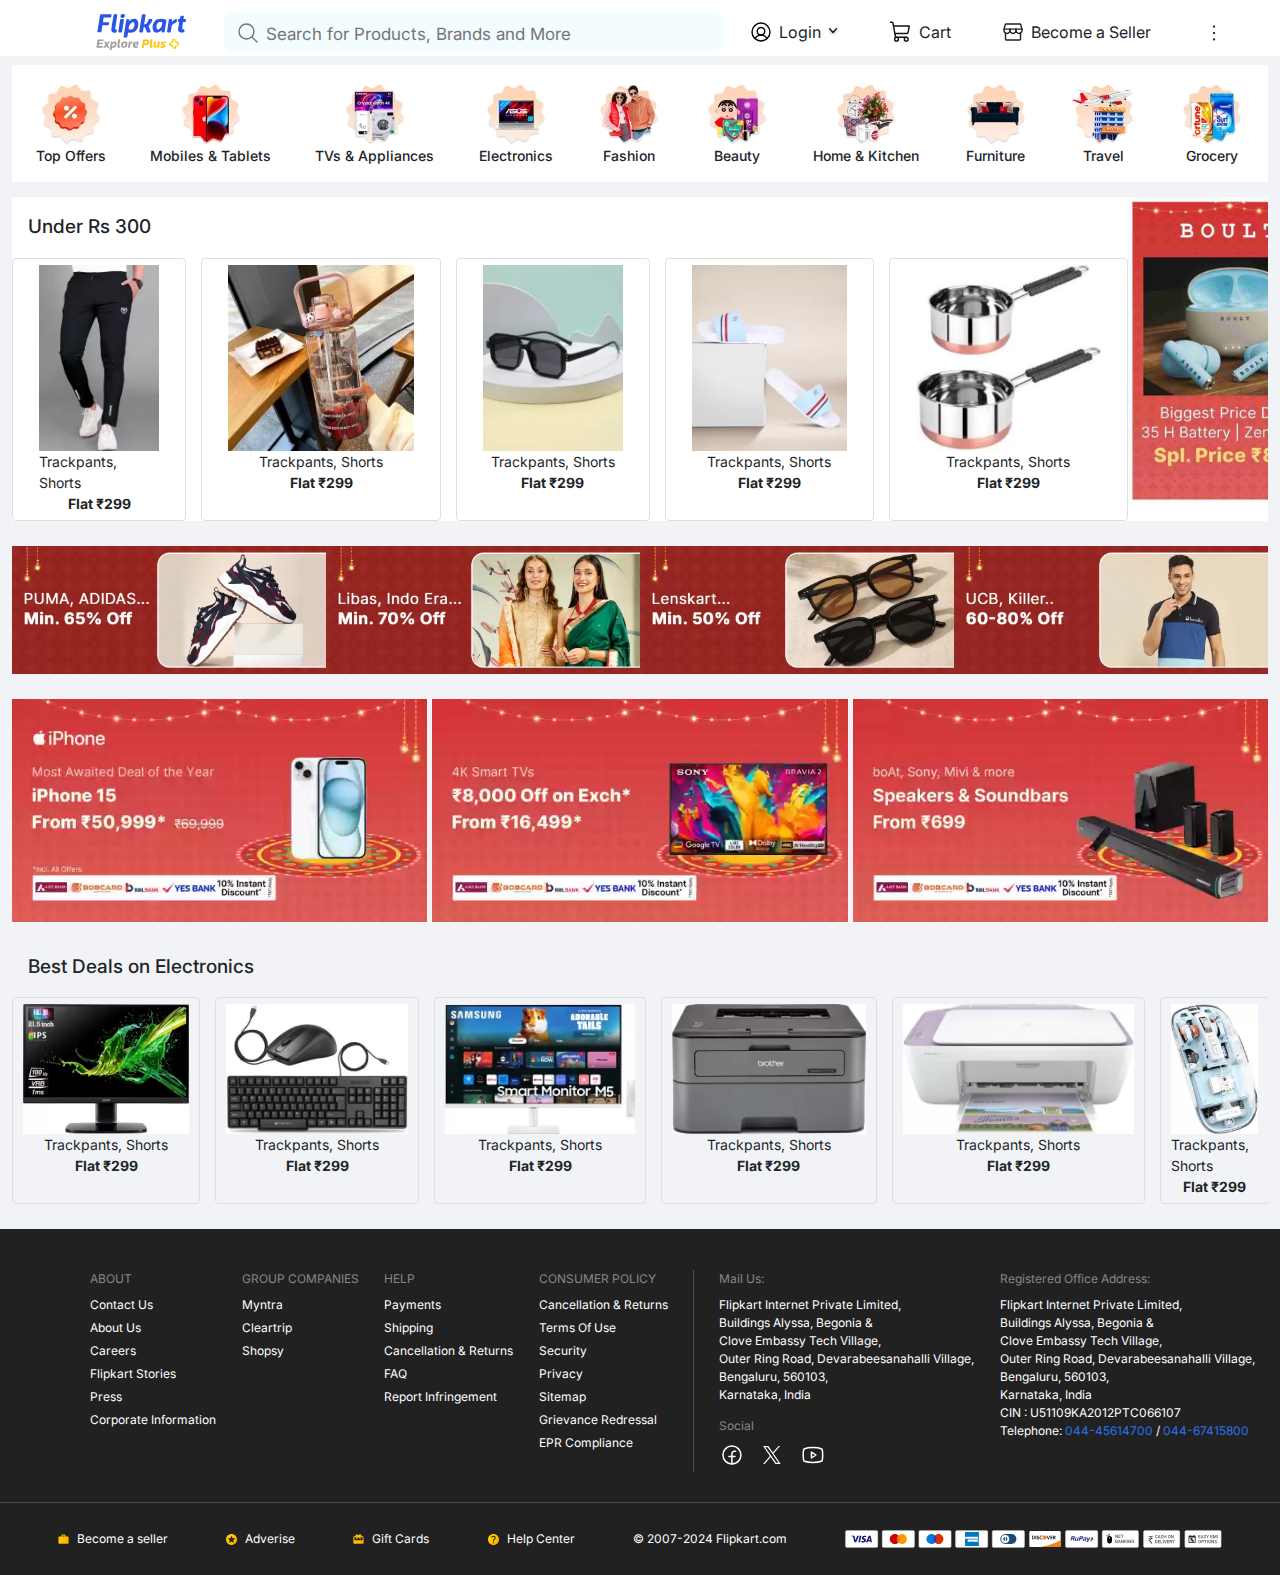
<file: index.html>
<!DOCTYPE html>
<html lang="en">
	<head>
		<meta charset="utf-8">
		<meta name="viewport" content="width=device-width, initial-scale=1.0">
		<title>Online Shopping India | Buy Mobiles, Electronics, Appliances, Clothing and More Online at Flipkart.com</title>
		<link rel="icon" type="image/x-icon" href="./favicon.ico">
		<link href="https://fonts.googleapis.com/css?family=Inter:400,500" rel="stylesheet">
		<link href="./css/bootstrap.min.css" rel="stylesheet">
		<link rel="stylesheet" href="./css/styles.css">
		<script src="./js/049c79d66f.js"></script>
	</head>

	<body>
		<header>
			<nav class="d-flex fixed-top">
				<div class="container-fluid d-flex p-0 justify-content-between">
					<div class="flipkart-logo-section d-flex flex-column">
						<a href="#"><img class="flipkart-logo" src="./assets/images/flipkart-text-homepage.svg" alt="Flipkart Logo"></a>
					</div>
					<div class="searchbar d-flex">
						<form class="d-flex align-items-center justify-content-between">
							<button class="search-button" type="submit">
								<img src="./assets/images/search-icon-homepage.svg" alt="Search button">
							</button>
							<div class="search-input">
								<input type="text" name="search-term" id="search-term" placeholder="Search for Products, Brands and More">
							</div>
						</form>
					</div>
					<div class="nav-btn login-btn">
						<img src="./assets/images/profile-icon-homepage.svg" alt="Profile icon">
						<span>Login</span>
						<img class="dropdown-icon" src="./assets/images/dropdown-icon-homepage.svg" alt="Dropdown icon">
					</div>
					<div class="nav-btn cart-btn">
						<img src="./assets/images/cart-icon-homepage.svg" alt="Cart icon">
						<span>Cart</span>
					</div>
					<div class="nav-btn seller-btn">
						<img src="./assets/images/seller-icon-homepage.svg" alt="Seller icon">
						<span>Become a Seller</span>
					</div>
					<div class="nav-btn more-btn">
						<img src="./assets/images/vertical-dots-homepage.svg" alt="More icon">
					</div>
				</div>
			</nav>
		</header>

		<main class="w-100">

			<div class="container-fluid">
				<!-- Category selector start -->
				<div class="categories">
					<div class="category">
						<div class="category-img">
							<img src="./assets/images/homepage/category/top-offers.webp" alt="Top offers category image">
						</div>
						<span class="category-label">Top Offers</span>
					</div>
					<div class="category">
						<div class="category-img">
							<img src="./assets/images/homepage/category/mobs-and-tabs.webp" alt="Mobiles & Tablets category image">
						</div>
						<span class="category-label">Mobiles & Tablets</span>
					</div>
					<div class="category">
						<div class="category-img">
							<img src="./assets/images/homepage/category/tv-and-appl.webp" alt="TVs & Appliances category image">
						</div>
						<span class="category-label">TVs & Appliances</span>
					</div>
					<div class="category">
						<div class="category-img">
							<img src="./assets/images/homepage/category/electronics.webp" alt="Electronics category image">
						</div>
						<span class="category-label">Electronics</span>
					</div>
					<div class="category">
						<div class="category-img">
							<img src="./assets/images/homepage/category/fashion.webp" alt="Fashion category image">
						</div>
						<span class="category-label">Fashion</span>
					</div>
					<div class="category">
						<div class="category-img">
							<img src="./assets/images/homepage/category/beauty.webp" alt="Beauty category image">
						</div>
						<span class="category-label">Beauty</span>
					</div>
					<div class="category">
						<div class="category-img">
							<img src="./assets/images/homepage/category/home-and-kitchen.webp" alt="Home & Kitchen category image">
						</div>
						<span class="category-label">Home & Kitchen</span>
					</div>
					<div class="category">
						<div class="category-img">
							<img src="./assets/images/homepage/category/furniture.webp" alt="Furniture category image">
						</div>
						<span class="category-label">Furniture</span>
					</div>
					<div class="category">
						<div class="category-img">
							<img src="./assets/images/homepage/category/travel.webp" alt="Travel category image">
						</div>
						<span class="category-label">Travel</span>
					</div>
					<div class="category">
						<div class="category-img">
							<img src="./assets/images/homepage/category/grocery.webp" alt="Grocery category image">
						</div>
						<span class="category-label">Grocery</span>
					</div>
				</div>
				<!-- Category selector end -->

				<!-- Under 300 start -->
				<div class="under-300">
					<div class="under-300-content">
						<div class="under-300-header">
							<span>Under Rs 300</span>
							<i class="fa-solid fa-circle-chevron-right"></i>
						</div>
						<div class="under-300-items">
							<div class="under-300-item">
								<div class="under-300-img">
									<img src="./assets/images/homepage/under-300/under-300-1.webp" alt="Under 300 item image">
								</div>
								<span>Trackpants, Shorts</span>
								<span><b>Flat ₹299</b></span>
							</div>
							<div class="under-300-item">
								<div class="under-300-img">
									<img src="./assets/images/homepage/under-300/under-300-2.webp" alt="Under 300 item image">
								</div>
								<span>Trackpants, Shorts</span>
								<span><b>Flat ₹299</b></span>
							</div>
							<div class="under-300-item">
								<div class="under-300-img">
									<img src="./assets/images/homepage/under-300/under-300-3.webp" alt="Under 300 item image">
								</div>
								<span>Trackpants, Shorts</span>
								<span><b>Flat ₹299</b></span>
							</div>
							<div class="under-300-item">
								<div class="under-300-img">
									<img src="./assets/images/homepage/under-300/under-300-4.webp" alt="Under 300 item image">
								</div>
								<span>Trackpants, Shorts</span>
								<span><b>Flat ₹299</b></span>
							</div>
							<div class="under-300-item">
								<div class="under-300-img">
									<img src="./assets/images/homepage/under-300/under-300-5.webp" alt="Under 300 item image">
								</div>
								<span>Trackpants, Shorts</span>
								<span><b>Flat ₹299</b></span>
							</div>
						</div>
					</div>
					<div class="under-300-offer">
						<img src="./assets/images/homepage/under-300/boult-offer.jpeg" alt="Boult audio offer image">
					</div>
				</div>
				<!-- Under 300 end -->

				<!-- Row 1 start -->
				<div class="row-1">
					<div class="row-1-item">
						<img src="./assets/images/homepage/row-1/row-1-1.webp" alt="Discount offer banner">
					</div>
					<div class="row-1-item">
						<img src="./assets/images/homepage/row-1/row-1-2.webp" alt="Discount offer banner">
					</div>
					<div class="row-1-item">
						<img src="./assets/images/homepage/row-1/row-1-3.webp" alt="Discount offer banner">
					</div>
					<div class="row-1-item">
						<img src="./assets/images/homepage/row-1/row-1-4.webp" alt="Discount offer banner">
					</div>
				</div>
				<!-- Row 1 end -->


				<!-- Row 2 start -->
				<div class="row-2">
					<div class="row-2-item">
						<img src="./assets/images/homepage/row-2/row-2-1.webp" alt="Discount offer banner">
					</div>
					<div class="row-2-item">
						<img src="./assets/images/homepage/row-2/row-2-2.webp" alt="Discount offer banner">
					</div>
					<div class="row-2-item">
						<img src="./assets/images/homepage/row-2/row-2-3.webp" alt="Discount offer banner">
					</div>
				</div>
				<!-- Row 2 end -->

				<!-- Best deals on electronics start -->
				<div class="elec-deals-content">
					<div class="elec-deals-header">
						<span>Best Deals on Electronics</span>
						<i class="fa-solid fa-circle-chevron-right"></i>
					</div>
					<div class="elec-deals-items">
						<div class="elec-deals-item">
							<div class="elec-deals-img">
								<img src="./assets/images/homepage/elec-deals/elec-deal-1.webp" alt="Best electronics deal item">
							</div>
							<span>Trackpants, Shorts</span>
							<span><b>Flat ₹299</b></span>
						</div>
						<div class="elec-deals-item">
							<div class="elec-deals-img">
								<img src="./assets/images/homepage/elec-deals/elec-deal-2.webp" alt="Best electronics deal item">
							</div>
							<span>Trackpants, Shorts</span>
							<span><b>Flat ₹299</b></span>
						</div>
						<div class="elec-deals-item">
							<div class="elec-deals-img">
								<img src="./assets/images/homepage/elec-deals/elec-deal-3.webp" alt="Best electronics deal item">
								</div>
							<span>Trackpants, Shorts</span>
							<span><b>Flat ₹299</b></span>
						</div>
						<div class="elec-deals-item">
							<div class="elec-deals-img">
								<img src="./assets/images/homepage/elec-deals/elec-deal-4.webp" alt="Best electronics deal item">
							</div>
							<span>Trackpants, Shorts</span>
							<span><b>Flat ₹299</b></span>
						</div>
						<div class="elec-deals-item">
							<div class="elec-deals-img">
								<img src="./assets/images/homepage/elec-deals/elec-deal-5.webp" alt="Best electronics deal item">
							</div>
							<span>Trackpants, Shorts</span>
							<span><b>Flat ₹299</b></span>
						</div>
						<div class="elec-deals-item">
							<div class="elec-deals-img">
								<img src="./assets/images/homepage/elec-deals/elec-deal-6.webp" alt="Best electronics deal it	em">
							</div>
							<span>Trackpants, Shorts</span>
							<span><b>Flat ₹299</b></span>
						</div>
					</div>
				</div>
				<!-- Best deals on electroncis end -->
			</div>

			<footer>
				<div class="footer-top">
					<div class="footer-top-item">
						<span class="footer-item-title">ABOUT</span>
						<a href="#">Contact Us</a>
						<a href="#">About Us</a>
						<a href="#">Careers</a>
						<a href="#">Flipkart Stories</a>
						<a href="#">Press</a>
						<a href="#">Corporate Information</a>
					</div>
					<div class="footer-top-item">
						<span class="footer-item-title">GROUP COMPANIES</span>
						<a href="#">Myntra</a>
						<a href="#">Cleartrip</a>
						<a href="#">Shopsy</a>
					</div>
					<div class="footer-top-item">
						<span class="footer-item-title">HELP</span>
						<a href="#">Payments</a>
						<a href="#">Shipping</a>
						<a href="#">Cancellation & Returns</a>
						<a href="#">FAQ</a>
						<a href="#">Report Infringement</a>
					</div>
					<div class="footer-top-item">
						<span class="footer-item-title">CONSUMER POLICY</span>
						<a href="#">Cancellation & Returns</a>
						<a href="#">Terms Of Use</a>
						<a href="#">Security</a>
						<a href="#">Privacy</a>
						<a href="#">Sitemap</a>
						<a href="#">Grievance Redressal</a>
						<a href="#">EPR Compliance</a>
					</div>
					<div class="footer-top-item">
						<span class="footer-item-title">Mail Us:</span>
						<p>Flipkart Internet Private Limited,</p>
						<p>Buildings Alyssa, Begonia &</p>
						<p>Clove Embassy Tech Village,</p>
						<p>Outer Ring Road, Devarabeesanahalli Village,</p>
						<p>Bengaluru, 560103,</p>
						<p>Karnataka, India</p>
						<span class="footer-item-title">Social</span>
						<div class="footer-social-media-icons">
							<a href="#"><img src="./assets/images/facebook-logo.svg" alt="Facebook logo"></a>
							<a href="#"><img src="./assets/images/twitter-logo.svg" alt="Twitter logo"></a>
							<a href="#"><img src="./assets/images/youtube-logo.svg" alt="Youtube logo"></a>
						</div>
					</div>
					<div class="footer-top-item">
						<span class="footer-item-title">Registered Office Address:</span>
						<p>Flipkart Internet Private Limited,</p>
						<p>Buildings Alyssa, Begonia &</p>
						<p>Clove Embassy Tech Village,</p>
						<p>Outer Ring Road, Devarabeesanahalli Village,</p>
						<p>Bengaluru, 560103,</p>
						<p>Karnataka, India</p>
						<p>CIN : U51109KA2012PTC066107</p>
						<p class="tel-links">Telephone: <a href="tel:044-45614700">044-45614700</a> / <a href="044-67415800">044-67415800</a></p>
					</div>
				</div>

				<div class="footer-bottom">
					<div class="footer-bottom-item">
						<img src="./assets/images/suitcase-icon.svg" alt="Suitcase icon">
						<a href="#"><span>Become a seller</span></a>
					</div>
					<div class="footer-bottom-item">
						<img src="./assets/images/star-circle-icon.svg" alt="Star icon">
						<a href="#"><span>Adverise</span></a>
					</div>
					<div class="footer-bottom-item">
						<img src="./assets/images/gift-icon.svg" alt="Gift icon">
						<a href="#"><span>Gift Cards</span></a>
					</div>
					<div class="footer-bottom-item">
						<img src="./assets/images/question-circle-icon.svg" alt="Question mark icon">
						<a href="#"><span>Help Center</span></a>
					</div>
					<div class="footer-bottom-item">
						<span>© 2007-2024 Flipkart.com</span>
					</div>
					<div class="footer-bottom-item">
						<img src="./assets/images/payment-methods-icons.svg" alt="Icons of payment methods">
					</div>
				</div>
			</footer>
		</main>
		<script src="./js/bootstrap.bundle.min.js"></script>
	</body>
</html>
</file>
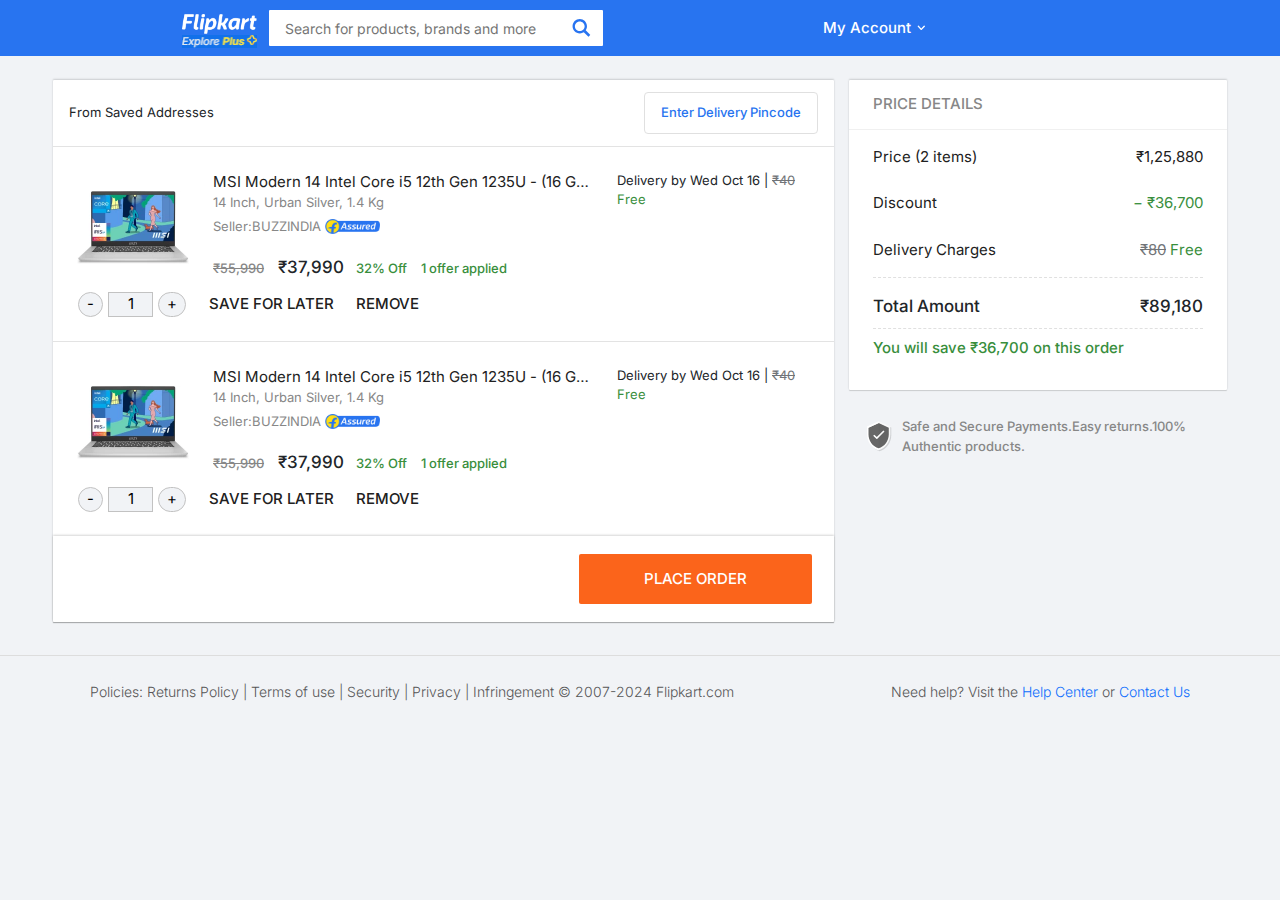
<file: pages/cart/index.html>
<!DOCTYPE html>
<html lang="en">
	<head>
		<meta charset="utf-8">
		<meta name="viewport" content="width=device-width, initial-scale=1.0">
		<title>Shopping Cart | Flipkart.com</title>
		<link rel="icon" type="image/x-icon" href="../../favicon.ico">
		<link href="https://fonts.googleapis.com/css?family=Inter:400,500" rel="stylesheet">
		<link href="../../css/bootstrap.min.css" rel="stylesheet">
		<link rel="stylesheet" href="./css/styles.css">
		<script src="../../js/049c79d66f.js"></script>
	</head>

	<body>
		<header>
			<nav class="w-100 d-flex fixed-top">
				<div class="container-fluid d-flex p-0">
					<div class="d-flex align-items-center">
						<div class="nav-left-pad"></div>
						<div class="flipkart-logo-section d-flex flex-column">
							<a href="#"><img class="flipkart-logo" src="../../assets/images/flipkart-text.png" alt="Flipkart Logo"></a>
							<a href="#"><img class="flipkart-plus-logo" src="../../assets/images/flipkart-plus-logo.png" alt="Flipkart plus logo"></a>
						</div>
						<div class="searchbar d-flex">
							<form class="d-flex align-items-center justify-content-between">
								<div class="search-input">
									<input type="text" name="search-term" id="search-term" placeholder="Search for products, brands and more">
								</div>
								<button class="search-button" type="submit">
									<img src="../../assets/images/search-icon.svg" alt="Search icon">
								</button>
							</form>
						</div>
						<div class="nav-account-btn nav-white-btn d-flex align-items-center justify-content-around gap-2">
							<a href="#">My Account</a>
							<img src="../../assets/images/dropdown-icon.svg" alt="Dropdown icon">
						</div>
					</div>
				</div>
			</nav>
		</header>

		<main class="w-100">
			<div class="content">
				<div class="content-left">
					<div class="saved-addresses">
						<span>From Saved Addresses</span>
						<div class="pincode-btn">
							<button>Enter Delivery Pincode</button>
						</div>
					</div>
					<div class="cart">
						<div class="cart-prod">
							<div class="prod-top">
								<div class="prod-top-left">
									<img src="../../assets/images/prod-img-small-1.webp" alt="Product image">
								</div>
								<div class="prod-top-middle">
									<a class="prod-name" href="#">MSI Modern 14 Intel Core i5 12th Gen 1235U - (16 GB/512 GB SSD/Windows 11 Home) Modern 14</a>
									<span class="prod-details">14 Inch, Urban Silver, 1.4 Kg</span>
									<div>
										<span class="seller-name">Seller:BUZZINDIA</span>
										<img class="flipkart-assured-logo" src="../../assets/images/flipkart-assured-logo.png" alt="Flipkart assured logo">
									</div>
									<div>
										<span class="orig-price">₹55,990</span>
										<span class="sale-price">₹37,990</span>
										<span class="discount-percent">32% Off</span>
										<span class="offers">1 offer applied <i class="fa-solid fa-circle-info"></i></span>
									</div>
								</div>
								<div class="prod-top-right">
									<span>Delivery by Wed Oct 16 | </span>
									<span class="orig-deliv-charge">₹40</span>
									<span class="curr-deliv-charge">Free</span>
								</div>
							</div>
							<div class="product-bottom">
								<div>
									<button class="decrement-btn">-</button>
									<input class="prod-count" type="text" value="1">
									<button class="increment-btn">+</button>
								</div>
								<a href="#">SAVE FOR LATER</a>
								<a href="#">REMOVE</a>
							</div>
						</div>
						<!-- second product -->
						<div class="cart-prod">
							<div class="prod-top">
								<div class="prod-top-left">
									<img src="../../assets/images/prod-img-small-1.webp" alt="Product image">
								</div>
								<div class="prod-top-middle">
									<a class="prod-name" href="#">MSI Modern 14 Intel Core i5 12th Gen 1235U - (16 GB/512 GB SSD/Windows 11 Home) Modern 14</a>
									<span class="prod-details">14 Inch, Urban Silver, 1.4 Kg</span>
									<div>
										<span class="seller-name">Seller:BUZZINDIA</span>
										<img class="flipkart-assured-logo" src="../../assets/images/flipkart-assured-logo.png" alt="Flipkart assured logo">
									</div>
									<div>
										<span class="orig-price">₹55,990</span>
										<span class="sale-price">₹37,990</span>
										<span class="discount-percent">32% Off</span>
										<span class="offers">1 offer applied <i class="fa-solid fa-circle-info"></i></span>
									</div>
								</div>
								<div class="prod-top-right">
									<span>Delivery by Wed Oct 16 | </span>
									<span class="orig-deliv-charge">₹40</span>
									<span class="curr-deliv-charge">Free</span>
								</div>
							</div>
							<div class="product-bottom">
								<div>
									<button class="decrement-btn">-</button>
									<input class="prod-count" type="text" value="1">
									<button class="increment-btn">+</button>
								</div>
								<a href="#">SAVE FOR LATER</a>
								<a href="#">REMOVE</a>
							</div>
						</div>
					</div>
					<div class="order-btn-section">
						<button class="order-btn">
							<span>PLACE ORDER</span>
						</button>
					</div>
				</div>
				<div class="content-right">
					<div class="content-right-top">
						<div>
							Price details
						</div>
					</div>
					<div class="content-right-bottom">
						<div class="content-right-bottom-1">
							<div>
								<div>Price (2 items)</div>
								<div>₹1,25,880</div>
							</div>
							<div>
								<div>Discount</div>
								<div class="green">− ₹36,700</div>
							</div>
							<div class="delivery-charges">
								<div>Delivery Charges</div>
								<div>
									<span class="line-through">₹80</span>
									<span class="green">Free</span>
								</div>
							</div>
						</div>
						<div class="content-right-bottom-2">
							<div>Total Amount</div>
							<div>₹89,180</div>
						</div>	
						<div class="content-right-bottom-3 green">
							You will save ₹36,700 on this order
						</div>
					</div>
					<div class="content-right-end">
						<img class="secure-sign-icon" src="../../assets/images/secure.svg" alt="Secure sign image">
						<div>
							Safe and Secure Payments.Easy returns.100% Authentic products.
						</div>
					</div>
				</div>
			</div>

			<footer>
				<div class="footer-left">
					<span>
						Policies:
						<a href="#">Returns Policy</a> |
						<a href="#">Terms of use</a> |
						<a href="#">Security</a> |
						<a href="#">Privacy</a> |
						<a href="#">Infringement</a>
					</span>
					<span>© 2007-2024 Flipkart.com</span>
				</div>
				<div class="footer-right">
					<span>Need help? Visit the <a href="#">Help Center</a> or <a href="#">Contact Us</a></span>
				</div>
			</footer>
		</main>
		<script src="../../js/bootstrap.bundle.min.js"></script>
	</body>
</html>
</file>
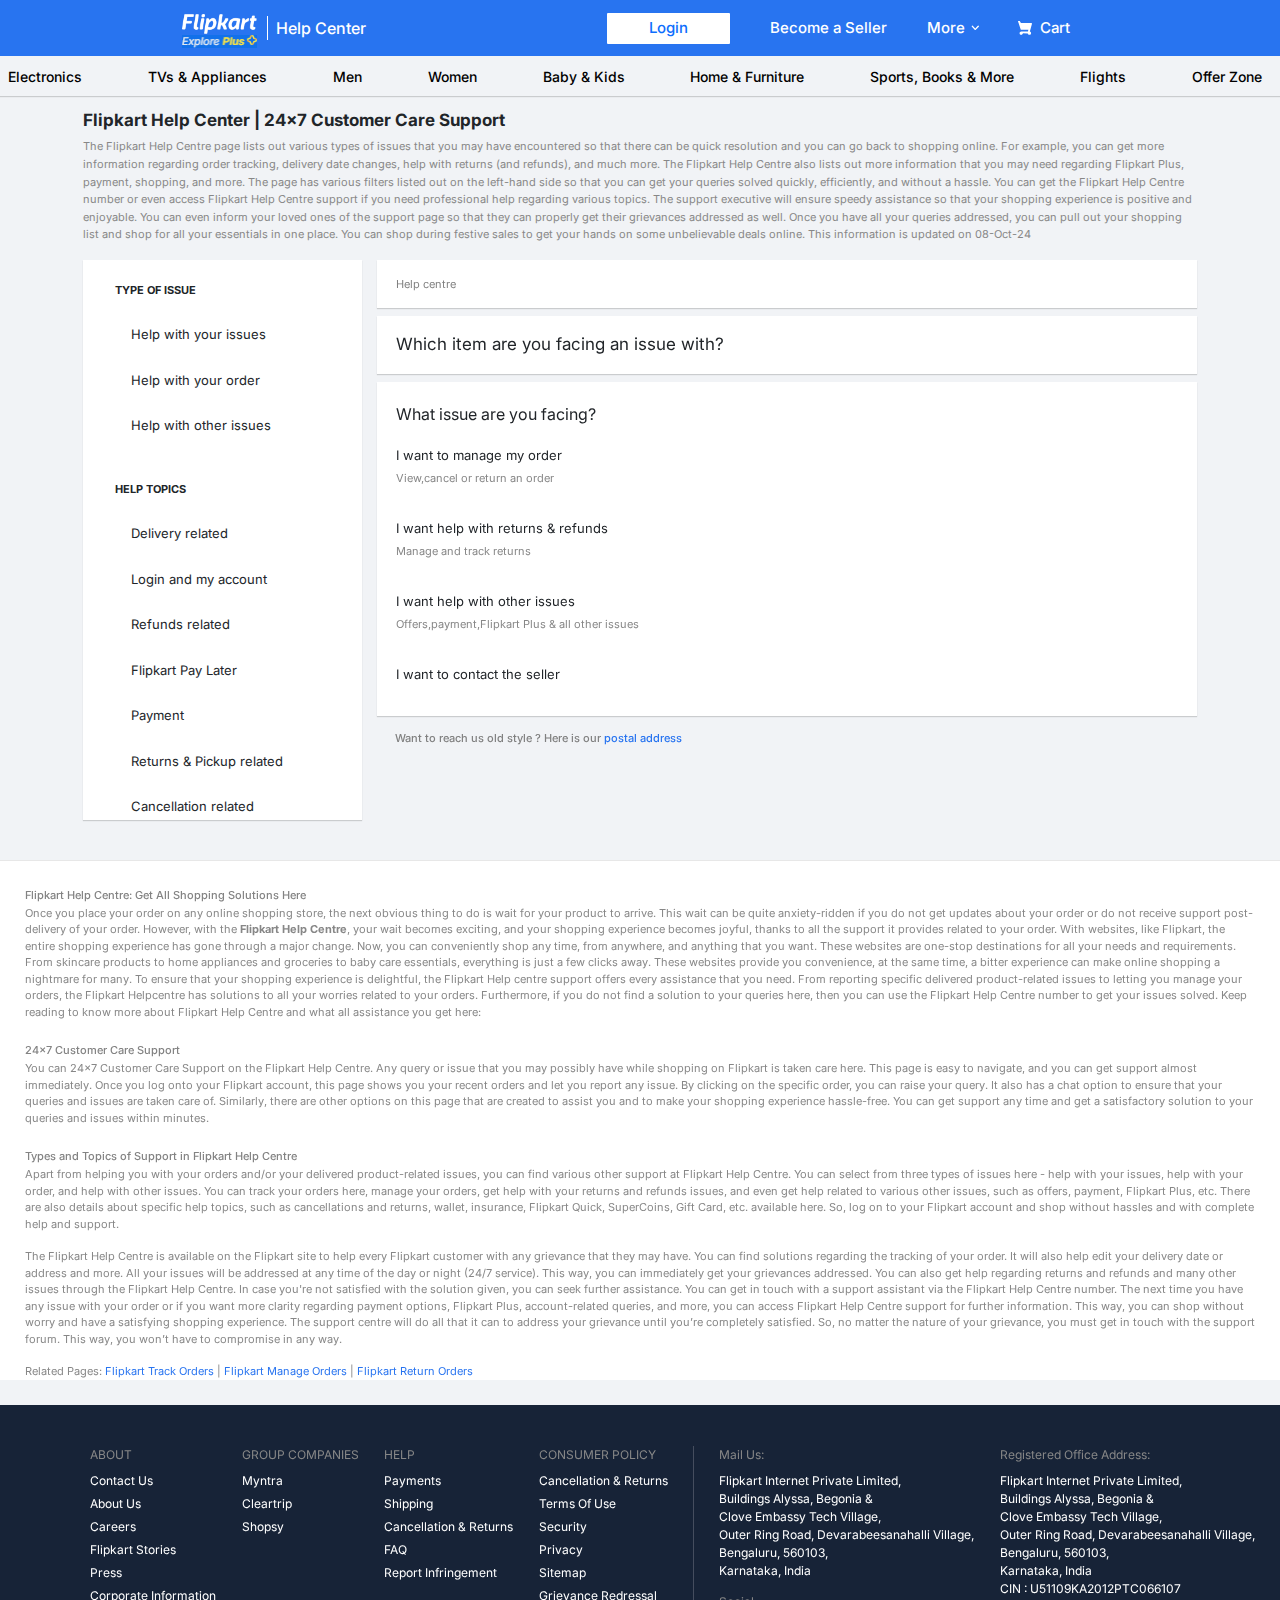
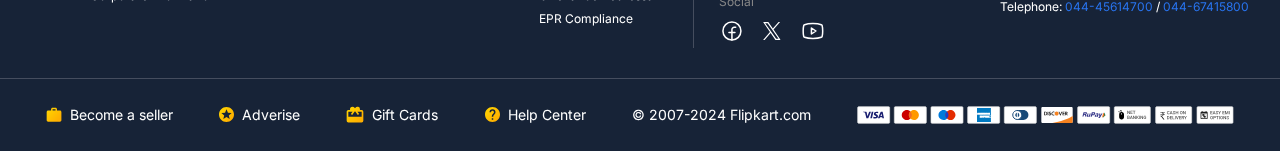
<file: pages/contact/index.html>
<!DOCTYPE html>
<html lang="en">
	<head>
		<meta charset="utf-8">
		<meta name="viewport" content="width=device-width, initial-scale=1.0">
		<title>Online Shopping India | Buy Mobiles, Electronics, Appliances, Clothing and More Online at Flipkart.com</title>
		<link rel="icon" type="image/x-icon" href="../../favicon.ico">
		<link href="https://fonts.googleapis.com/css?family=Inter:400,500,700" rel="stylesheet">
		<link href="../../css/bootstrap.min.css" rel="stylesheet">
		<link rel="stylesheet" href="./css/styles.css">
		<script src="../../js/049c79d66f.js"></script>
	</head>

	<body>
		<header>
			<nav class="w-100 d-flex fixed-top">
				<div class="container-fluid d-flex p-0">
					<div class="d-flex align-items-center">
						<div class="nav-left-pad"></div>
						<div class="flipkart-logo-section d-flex flex-column">
							<a href="#"><img class="flipkart-logo" src="../../assets/images/flipkart-text.png" alt="Flipkart Logo"></a>
							<a href="#"><img class="flipkart-plus-logo" src="../../assets/images/flipkart-plus-logo.png" alt="Flipkart plus logo"></a>
						</div>
						<div class="nav-heading-section">
							<div class="nav-heading-text">
								<span>Help Center</span>
							</div>
						</div>
						<div class="nav-login-btn d-flex align-items-center justify-content-around">
							<a href="#">Login</a>
						</div>
						<div class="nav-becomeseller-btn nav-white-btn d-flex align-items-center justify-content-around">
							<a href="#">Become a Seller</a>
						</div>
						<div class="nav-more-btn nav-white-btn d-flex align-items-center justify-content-around gap-2">
							<a href="#">More</a>
							<img src="../../assets/images/dropdown-icon.svg" alt="Dropdown icon">
						</div>
						<div class="nav-cart-btn nav-white-btn d-flex align-items-center justify-content-around gap-2">
							<img src="../../assets/images/cart-icon.svg" alt="Cart icon">
							<a href="#">Cart</a>
						</div>
					<div>
				<div>
			</nav>
		</header>

		<main class="w-100">
			<div class="category-selector">
				<div class="categories d-flex">
					<div class="category">
						<span>Electronics</span>
						<i class="fa-solid fa-angle-down"></i>
					</div>
					<div class="category">
						<span>TVs & Appliances</span>
						<i class="fa-solid fa-angle-down"></i>
					</div>
					<div class="category">
						<span>Men</span>
						<i class="fa-solid fa-angle-down"></i>
					</div>
					<div class="category">
						<span>Women</span>
						<i class="fa-solid fa-angle-down"></i>
					</div>
					<div class="category">
						<span>Baby & Kids</span>
						<i class="fa-solid fa-angle-down"></i>
					</div>
					<div class="category">
						<span>Home & Furniture</span>
						<i class="fa-solid fa-angle-down"></i>
					</div>
					<div class="category">
						<span>Sports, Books & More</span>
						<i class="fa-solid fa-angle-down"></i>
					</div>
					<div class="category">
						<span>Flights</span>
					</div>
					<div class="category">
						<span>Offer Zone</span>
					</div>
				</div>
			</div>

			<div class="content">
				<div class="content-top">
					<h2>Flipkart Help Center | 24x7 Customer Care Support</h2>
					<p>The Flipkart Help Centre page lists out various types of issues that you may
						have encountered so that there can be quick resolution and you can go
						back to shopping online. For example, you can get more information regarding
						order tracking, delivery date changes, help with returns (and refunds), and
						much more. The Flipkart Help Centre also lists out more information that
						you may need regarding Flipkart Plus, payment, shopping, and more. The page
						has various filters listed out on the left-hand side so that you can get
						your queries solved quickly, efficiently, and without a hassle. You can
						get the Flipkart Help Centre number or even access Flipkart Help Centre
						support if you need professional help regarding various topics. The
						support executive will ensure speedy assistance so that your shopping
						experience is positive and enjoyable. You can even inform your loved ones
						of the support page so that they can properly get their grievances addressed
						as well. Once you have all your queries addressed, you can pull out your
						shopping list and shop for all your essentials in one place. You can shop
						during festive sales to get your hands on some unbelievable deals online.
						This information is updated on 08-Oct-24</p>
				</div>
				<div class="content-middle">
					<div class="content-middle-left">
						<div class="content-middle-left-section-heading">TYPE OF  ISSUE</div>
						<div>Help with your issues</div>
						<div>Help with your order</div>
						<div>Help with other issues</div>
						<div class="content-middle-sep"></div>
						<div class="content-middle-left-section-heading">HELP TOPICS</div>
						<div>Delivery related</div>
						<div>Login and my account</div>
						<div>Refunds related</div>
						<div>Flipkart Pay Later</div>
						<div>Payment</div>
						<div>Returns & Pickup related</div>
						<div>Cancellation related</div>
						<div>Grocery</div>
						<div>SuperCoins</div>
						<div>Flipkart Plus</div>
						<div>Flipkart Travel</div>
						<div>2 Wheelers</div>
						<div>Others</div>
						<div>Personal Loan</div>
						<div>Recharges</div>
						<div>2 Wheeler Insurance</div>
						<div>Flipkart UPI</div>
						<div>Fees</div>
						<div>VIP</div>
					</div>
					<div class="content-middle-right">
						<div class="helpcentre-section">
							<span>Help centre</span>
						</div>
						<div class="items-issue-section">
							<span>Which item are you facing an issue with?</span>
						</div>
						<div class="issues-section">
							<div class="issues-section-heading">What issue are you facing?</div>
							<div class="issue">
								<div class="issue-left">
									<div class="issue-heading">I want to manage my order</div>
									<div class="issue-description">View,cancel or return an order</div>
								</div>
								<div class="issue-right">
									<i class="fa-solid fa-chevron-right"></i>
								</div>
							</div>
							<div class="issue">
								<div class="issue-left">
									<div class="issue-heading">I want help with returns & refunds</div>
									<div class="issue-description">Manage and track returns</div>
								</div>
								<div class="issue-right">
									<i class="fa-solid fa-chevron-right"></i>
								</div>
							</div>
							<div class="issue">
								<div class="issue-left">
									<div class="issue-heading">I want help with other issues</div>
									<div class="issue-description">Offers,payment,Flipkart Plus & all other issues</div>
								</div>
								<div class="issue-right">
									<i class="fa-solid fa-chevron-right"></i>
								</div>
							</div>
							<div class="issue">
								<div class="issue-left">
									<div class="issue-heading">I want to contact the seller</div>
								</div>
								<div class="issue-right">
									<i class="fa-solid fa-chevron-right"></i>
								</div>
							</div>
						</div>
						<span class="reachout">Want to reach us old style ? Here is our <a href="#">postal address</a></span>
					</div>
				</div>
			</div>
			<div class="content-bottom">
				<div class="content-bottom-item">
					<span>Flipkart Help Centre: Get All Shopping Solutions Here</span>
					<p>
						Once you place your order on any online shopping store, the next obvious thing to do is wait for your product to arrive. This wait can be quite anxiety-ridden if you do not get updates about your order or do not receive support post-delivery of your order. However, with the <b>Flipkart Help Centre</b>, your wait becomes exciting, and your shopping experience becomes joyful, thanks to all the support it provides related to your order. With websites, like Flipkart, the entire shopping experience has gone through a major change. Now, you can conveniently shop any time, from anywhere, and anything that you want. These websites are one-stop destinations for all your needs and requirements. From skincare products to home appliances and groceries to baby care essentials, everything is just a few clicks away. These websites provide you convenience, at the same time, a bitter experience can make online shopping a nightmare for many. To ensure that your shopping experience is delightful, the Flipkart Help centre support offers every assistance that you need. From reporting specific delivered product-related issues to letting you manage your orders, the Flipkart Helpcentre has solutions to all your worries related to your orders. Furthermore, if you do not find a solution to your queries here, then you can use the Flipkart Help Centre number to get your issues solved. Keep reading to know more about Flipkart Help Centre and what all assistance you get here:
					</p>
				</div>
				<div class="content-bottom-item">
					<span>24x7 Customer Care Support</span>
					<p>
						You can 24x7 Customer Care Support on the Flipkart Help Centre. Any query or issue that you may possibly have while shopping on Flipkart is taken care here. This page is easy to navigate, and you can get support almost immediately. Once you log onto your Flipkart account, this page shows you your recent orders and let you report any issue. By clicking on the specific order, you can raise your query. It also has a chat option to ensure that your queries and issues are taken care of. Similarly, there are other options on this page that are created to assist you and to make your shopping experience hassle-free. You can get support any time and get a satisfactory solution to your queries and issues within minutes.
					</p>
				</div>
				<div class="content-bottom-item">
					<span>Types and Topics of Support in Flipkart Help Centre</span>
					<p>
						Apart from helping you with your orders and/or your delivered product-related issues, you can find various other support at Flipkart Help Centre. You can select from three types of issues here - help with your issues, help with your order, and help with other issues. You can track your orders here, manage your orders, get help with your returns and refunds issues, and even get help related to various other issues, such as offers, payment, Flipkart Plus, etc. There are also details about specific help topics, such as cancellations and returns, wallet, insurance, Flipkart Quick, SuperCoins, Gift Card, etc. available here. So, log on to your Flipkart account and shop without hassles and with complete help and support.
					</p>
					<p>
						The Flipkart Help Centre is available on the Flipkart site to help every Flipkart customer with any grievance that they may have. You can find solutions regarding the tracking of your order. It will also help edit your delivery date or address and more. All your issues will be addressed at any time of the day or night (24/7 service). This way, you can immediately get your grievances addressed. You can also get help regarding returns and refunds and many other issues through the Flipkart Help Centre. In case you're not satisfied with the solution given, you can seek further assistance. You can get in touch with a support assistant via the Flipkart Help Centre number. The next time you have any issue with your order or if you want more clarity regarding payment options, Flipkart Plus, account-related queries, and more, you can access Flipkart Help Centre support for further information. This way, you can shop without worry and have a satisfying shopping experience. The support centre will do all that it can to address your grievance until you’re completely satisfied. So, no matter the nature of your grievance, you must get in touch with the support forum. This way, you won’t have to compromise in any way.
					</p>
					<p>Related Pages: <a href="#">Flipkart Track Orders</a> | <a href="#">Flipkart Manage Orders</a> | <a href="#">Flipkart Return Orders</a></p>
				</div>
			</div>

			<footer>
				<div class="footer-top">
					<div class="footer-top-item">
						<span class="footer-item-title">ABOUT</span>
						<a href="#">Contact Us</a>
						<a href="#">About Us</a>
						<a href="#">Careers</a>
						<a href="#">Flipkart Stories</a>
						<a href="#">Press</a>
						<a href="#">Corporate Information</a>
					</div>
					<div class="footer-top-item">
						<span class="footer-item-title">GROUP COMPANIES</span>
						<a href="#">Myntra</a>
						<a href="#">Cleartrip</a>
						<a href="#">Shopsy</a>
					</div>
					<div class="footer-top-item">
						<span class="footer-item-title">HELP</span>
						<a href="#">Payments</a>
						<a href="#">Shipping</a>
						<a href="#">Cancellation & Returns</a>
						<a href="#">FAQ</a>
						<a href="#">Report Infringement</a>
					</div>
					<div class="footer-top-item">
						<span class="footer-item-title">CONSUMER POLICY</span>
						<a href="#">Cancellation & Returns</a>
						<a href="#">Terms Of Use</a>
						<a href="#">Security</a>
						<a href="#">Privacy</a>
						<a href="#">Sitemap</a>
						<a href="#">Grievance Redressal</a>
						<a href="#">EPR Compliance</a>
					</div>
					<div class="footer-top-item">
						<span class="footer-item-title">Mail Us:</span>
						<p>Flipkart Internet Private Limited,</p>
						<p>Buildings Alyssa, Begonia &</p>
						<p>Clove Embassy Tech Village,</p>
						<p>Outer Ring Road, Devarabeesanahalli Village,</p>
						<p>Bengaluru, 560103,</p>
						<p>Karnataka, India</p>
						<span class="footer-item-title">Social</span>
						<div class="footer-social-media-icons">
							<a href="#"><img src="../../assets/images/facebook-logo.svg" alt="Facebook logo"></a>
							<a href="#"><img src="../../assets/images/twitter-logo.svg" alt="Twitter logo"></a>
							<a href="#"><img src="../../assets/images/youtube-logo.svg" alt="Youtube logo"></a>
						</div>
					</div>
					<div class="footer-top-item">
						<span class="footer-item-title">Registered Office Address:</span>
						<p>Flipkart Internet Private Limited,</p>
						<p>Buildings Alyssa, Begonia &</p>
						<p>Clove Embassy Tech Village,</p>
						<p>Outer Ring Road, Devarabeesanahalli Village,</p>
						<p>Bengaluru, 560103,</p>
						<p>Karnataka, India</p>
						<p>CIN : U51109KA2012PTC066107</p>
						<p class="tel-links">Telephone: <a href="tel:044-45614700">044-45614700</a> / <a href="044-67415800">044-67415800</a></p>
					</div>
				</div>

				<div class="footer-bottom">
					<div class="footer-bottom-item">
						<img src="../../assets/images/suitcase-icon.svg" alt="Suitcase icon">
						<a href="#"><span>Become a seller</span></a>
					</div>
					<div class="footer-bottom-item">
						<img src="../../assets/images/star-circle-icon.svg" alt="Star icon">
						<a href="#"><span>Adverise</span></a>
					</div>
					<div class="footer-bottom-item">
						<img src="../../assets/images/gift-icon.svg" alt="Gift icon">
						<a href="#"><span>Gift Cards</span></a>
					</div>
					<div class="footer-bottom-item">
						<img src="../../assets/images/question-circle-icon.svg" alt="Question mark icon">
						<a href="#"><span>Help Center</span></a>
					</div>
					<div class="footer-bottom-item">
						<span>© 2007-2024 Flipkart.com</span>
					</div>
					<div class="footer-bottom-item">
						<img src="../../assets/images/payment-methods-icons.svg" alt="Icons of payment methods">
					</div>
				</div>
			</footer>
		</main>
		<script src="../../js/bootstrap.bundle.min.js"></script>
	</body>
</html>
</file>
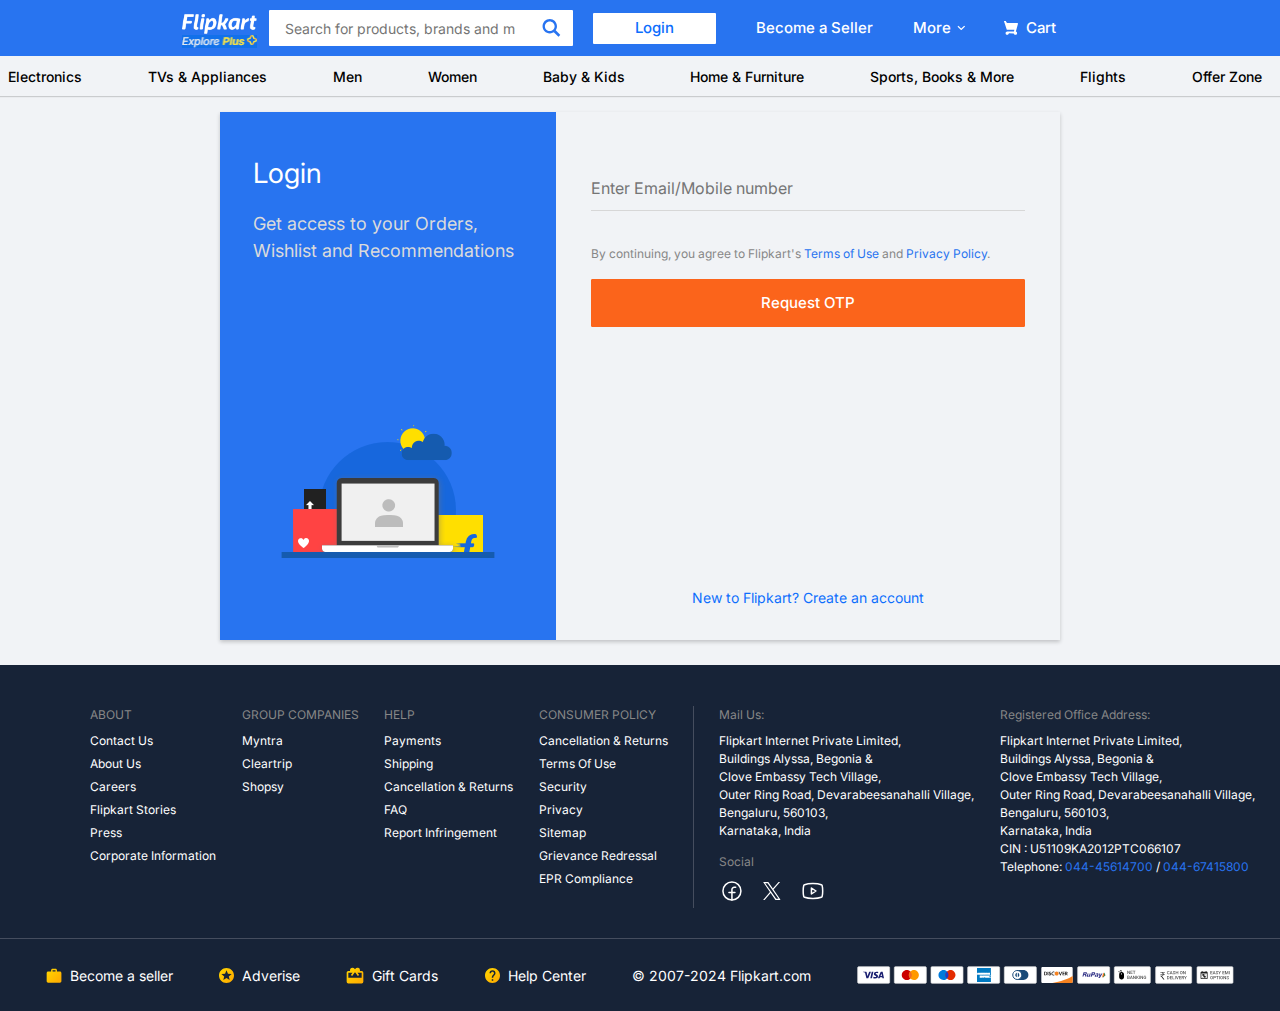
<file: pages/login/index.html>
<!DOCTYPE html>
<html lang="en">
	<head>
		<meta charset="utf-8">
		<meta name="viewport" content="width=device-width, initial-scale=1.0">
		<title>Online Shopping India | Buy Mobiles, Electronics, Appliances, Clothing and More Online at Flipkart.com</title>
		<link rel="icon" type="image/x-icon" href="../../favicon.ico">
		<link href="https://fonts.googleapis.com/css?family=Inter:400,500" rel="stylesheet">
		<link href="../../css/bootstrap.min.css" rel="stylesheet">
		<link rel="stylesheet" href="./css/styles.css">
		<script src="../../js/049c79d66f.js"></script>
	</head>

	<body>
		<header>
			<nav class="w-100 d-flex fixed-top">
				<div class="container-fluid d-flex p-0">
					<div class="d-flex align-items-center">
						<div class="nav-left-pad"></div>
						<div class="flipkart-logo-section d-flex flex-column">
							<a href="#"><img class="flipkart-logo" src="../../assets/images/flipkart-text.png" alt="Flipkart Logo"></a>
							<a href="#"><img class="flipkart-plus-logo" src="../../assets/images/flipkart-plus-logo.png" alt="Flipkart plus logo"></a>
						</div>
						<div class="searchbar d-flex">
							<form class="d-flex align-items-center justify-content-between">
								<div class="search-input">
									<input type="text" name="search-term" id="search-term" placeholder="Search for products, brands and more">
								</div>
								<button class="search-button" type="submit">
									<svg width="20" height="20" viewBox="0 0 17 18" class="" xmlns="http://www.w3.org/2000/svg"><g fill="#2874F1" fill-rule="evenodd"><path class="EwE-Fa" d="m11.618 9.897l4.225 4.212c.092.092.101.232.02.313l-1.465 1.46c-.081.081-.221.072-.314-.02l-4.216-4.203"></path><path class="EwE-Fa" d="m6.486 10.901c-2.42 0-4.381-1.956-4.381-4.368 0-2.413 1.961-4.369 4.381-4.369 2.42 0 4.381 1.956 4.381 4.369 0 2.413-1.961 4.368-4.381 4.368m0-10.835c-3.582 0-6.486 2.895-6.486 6.467 0 3.572 2.904 6.467 6.486 6.467 3.582 0 6.486-2.895 6.486-6.467 0-3.572-2.904-6.467-6.486-6.467"></path></g></svg>
								</button>
							</form>
						</div>
						<div class="nav-login-btn d-flex align-items-center justify-content-around">
							<a href="#">Login</a>
						</div>
						<div class="nav-becomeseller-btn nav-white-btn d-flex align-items-center justify-content-around">
							<a href="#">Become a Seller</a>
						</div>
						<div class="nav-more-btn nav-white-btn d-flex align-items-center justify-content-around gap-2">
							<a href="#">More</a>
							<svg width="4.7" height="8" viewBox="0 0 16 27" xmlns="http://www.w3.org/2000/svg" class="Wto0b0"><path d="M16 23.207L6.11 13.161 16 3.093 12.955 0 0 13.161l12.955 13.161z" fill="#fff" class="-dC5Le"></path></svg>
						</div>
						<div class="nav-cart-btn nav-white-btn d-flex align-items-center justify-content-around gap-2">
							<svg width="14" height="14" viewBox="0 0 16 16" xmlns="http://www.w3.org/2000/svg"><path class="cziJ98" d="M15.32 2.405H4.887C3 2.405 2.46.805 2.46.805L2.257.21C2.208.085 2.083 0 1.946 0H.336C.1 0-.064.24.024.46l.644 1.945L3.11 9.767c.047.137.175.23.32.23h8.418l-.493 1.958H3.768l.002.003c-.017 0-.033-.003-.05-.003-1.06 0-1.92.86-1.92 1.92s.86 1.92 1.92 1.92c.99 0 1.805-.75 1.91-1.712l5.55.076c.12.922.91 1.636 1.867 1.636 1.04 0 1.885-.844 1.885-1.885 0-.866-.584-1.593-1.38-1.814l2.423-8.832c.12-.433-.206-.86-.655-.86" fill="#fff"></path></svg>
							<a href="#">Cart</a>
						</div>
					<div>
				<div>
			</nav>
		</header>

		<main class="w-100">
			<div class="category-selector">
				<div class="categories d-flex">
					<div class="category">
						<span>Electronics</span>
						<i class="fa-solid fa-angle-down"></i>
					</div>
					<div class="category">
						<span>TVs & Appliances</span>
						<i class="fa-solid fa-angle-down"></i>
					</div>
					<div class="category">
						<span>Men</span>
						<i class="fa-solid fa-angle-down"></i>
					</div>
					<div class="category">
						<span>Women</span>
						<i class="fa-solid fa-angle-down"></i>
					</div>
					<div class="category">
						<span>Baby & Kids</span>
						<i class="fa-solid fa-angle-down"></i>
					</div>
					<div class="category">
						<span>Home & Furniture</span>
						<i class="fa-solid fa-angle-down"></i>
					</div>
					<div class="category">
						<span>Sports, Books & More</span>
						<i class="fa-solid fa-angle-down"></i>
					</div>
					<div class="category">
						<span>Flights</span>
					</div>
					<div class="category">
						<span>Offer Zone</span>
					</div>
				</div>
			</div>

			<div class="login-content">
				<div class="login-left d-flex flex-column">
					<span class="login-header">Login</span>
					<span class="login-description">Get access to your Orders, Wishlist and Recommendations</span>
				</div>
				<div class="login-right">
					<form class="d-flex flex-column">
						<input class="login-input" name="login-id" id="login-id" type="text" placeholder="Enter Email/Mobile number">
						<span class="form-msg">
							By continuing, you agree to Flipkart's
							<a href="#">Terms of Use</a>
							and
							<a href="#">Privacy Policy</a>.
						</span>
						<button class="login-btn" type="submit">Request OTP</button>
					</form>
					<div class="signup-link">
						<a href="#">New to Flipkart? Create an account</a>
					</div>
				</div>
			</div>

			<footer>
				<div class="footer-top">
					<div class="footer-top-item">
						<span class="footer-item-title">ABOUT</span>
						<a href="#">Contact Us</a>
						<a href="#">About Us</a>
						<a href="#">Careers</a>
						<a href="#">Flipkart Stories</a>
						<a href="#">Press</a>
						<a href="#">Corporate Information</a>
					</div>
					<div class="footer-top-item">
						<span class="footer-item-title">GROUP COMPANIES</span>
						<a href="#">Myntra</a>
						<a href="#">Cleartrip</a>
						<a href="#">Shopsy</a>
					</div>
					<div class="footer-top-item">
						<span class="footer-item-title">HELP</span>
						<a href="#">Payments</a>
						<a href="#">Shipping</a>
						<a href="#">Cancellation & Returns</a>
						<a href="#">FAQ</a>
						<a href="#">Report Infringement</a>
					</div>
					<div class="footer-top-item">
						<span class="footer-item-title">CONSUMER POLICY</span>
						<a href="#">Cancellation & Returns</a>
						<a href="#">Terms Of Use</a>
						<a href="#">Security</a>
						<a href="#">Privacy</a>
						<a href="#">Sitemap</a>
						<a href="#">Grievance Redressal</a>
						<a href="#">EPR Compliance</a>
					</div>
					<div class="footer-top-item">
						<span class="footer-item-title">Mail Us:</span>
						<p>Flipkart Internet Private Limited,</p>
						<p>Buildings Alyssa, Begonia &</p>
						<p>Clove Embassy Tech Village,</p>
						<p>Outer Ring Road, Devarabeesanahalli Village,</p>
						<p>Bengaluru, 560103,</p>
						<p>Karnataka, India</p>
						<span class="footer-item-title">Social</span>
						<div class="footer-social-media-icons">
							<a href="#"><img src="../../assets/images/facebook-logo.svg" alt="Facebook logo"></a>
							<a href="#"><img src="../../assets/images/twitter-logo.svg" alt="Twitter logo"></a>
							<a href="#"><img src="../../assets/images/youtube-logo.svg" alt="Youtube logo"></a>
						</div>
					</div>
					<div class="footer-top-item">
						<span class="footer-item-title">Registered Office Address:</span>
						<p>Flipkart Internet Private Limited,</p>
						<p>Buildings Alyssa, Begonia &</p>
						<p>Clove Embassy Tech Village,</p>
						<p>Outer Ring Road, Devarabeesanahalli Village,</p>
						<p>Bengaluru, 560103,</p>
						<p>Karnataka, India</p>
						<p>CIN : U51109KA2012PTC066107</p>
						<p class="tel-links">Telephone: <a href="tel:044-45614700">044-45614700</a> / <a href="044-67415800">044-67415800</a></p>
					</div>
				</div>

				<div class="footer-bottom">
					<div class="footer-bottom-item">
						<img src="../../assets/images/suitcase-icon.svg" alt="Suitcase icon">
						<a href="#"><span>Become a seller</span></a>
					</div>
					<div class="footer-bottom-item">
						<img src="../../assets/images/star-circle-icon.svg" alt="Star icon">
						<a href="#"><span>Adverise</span></a>
					</div>
					<div class="footer-bottom-item">
						<img src="../../assets/images/gift-icon.svg" alt="Gift icon">
						<a href="#"><span>Gift Cards</span></a>
					</div>
					<div class="footer-bottom-item">
						<img src="../../assets/images/question-circle-icon.svg" alt="Question mark icon">
						<a href="#"><span>Help Center</span></a>
					</div>
					<div class="footer-bottom-item">
						<span>© 2007-2024 Flipkart.com</span>
					</div>
					<div class="footer-bottom-item">
						<img src="../../assets/images/payment-methods-icons.svg" alt="Icons of payment methods">
					</div>
				</div>
			</footer>
		</main>
		<script src="../../js/bootstrap.bundle.min.js"></script>
	</body>
</html>
</file>
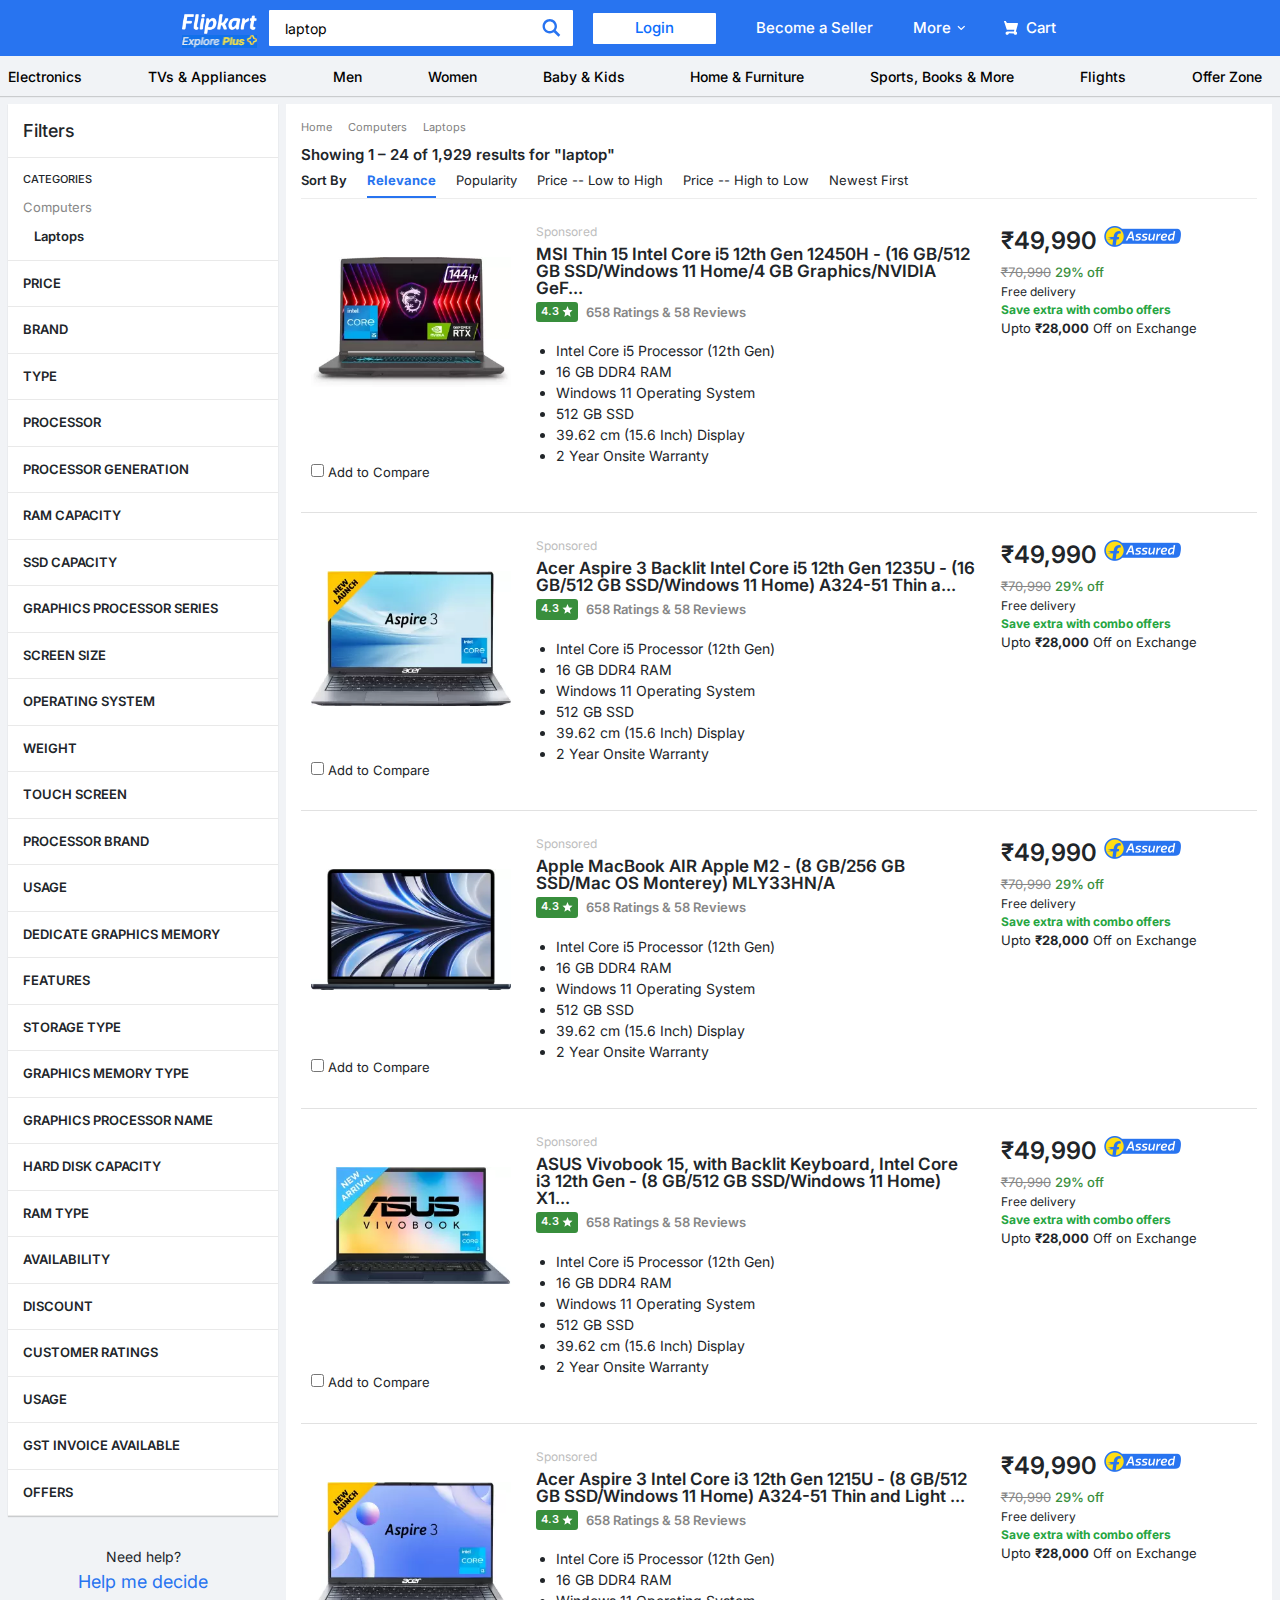
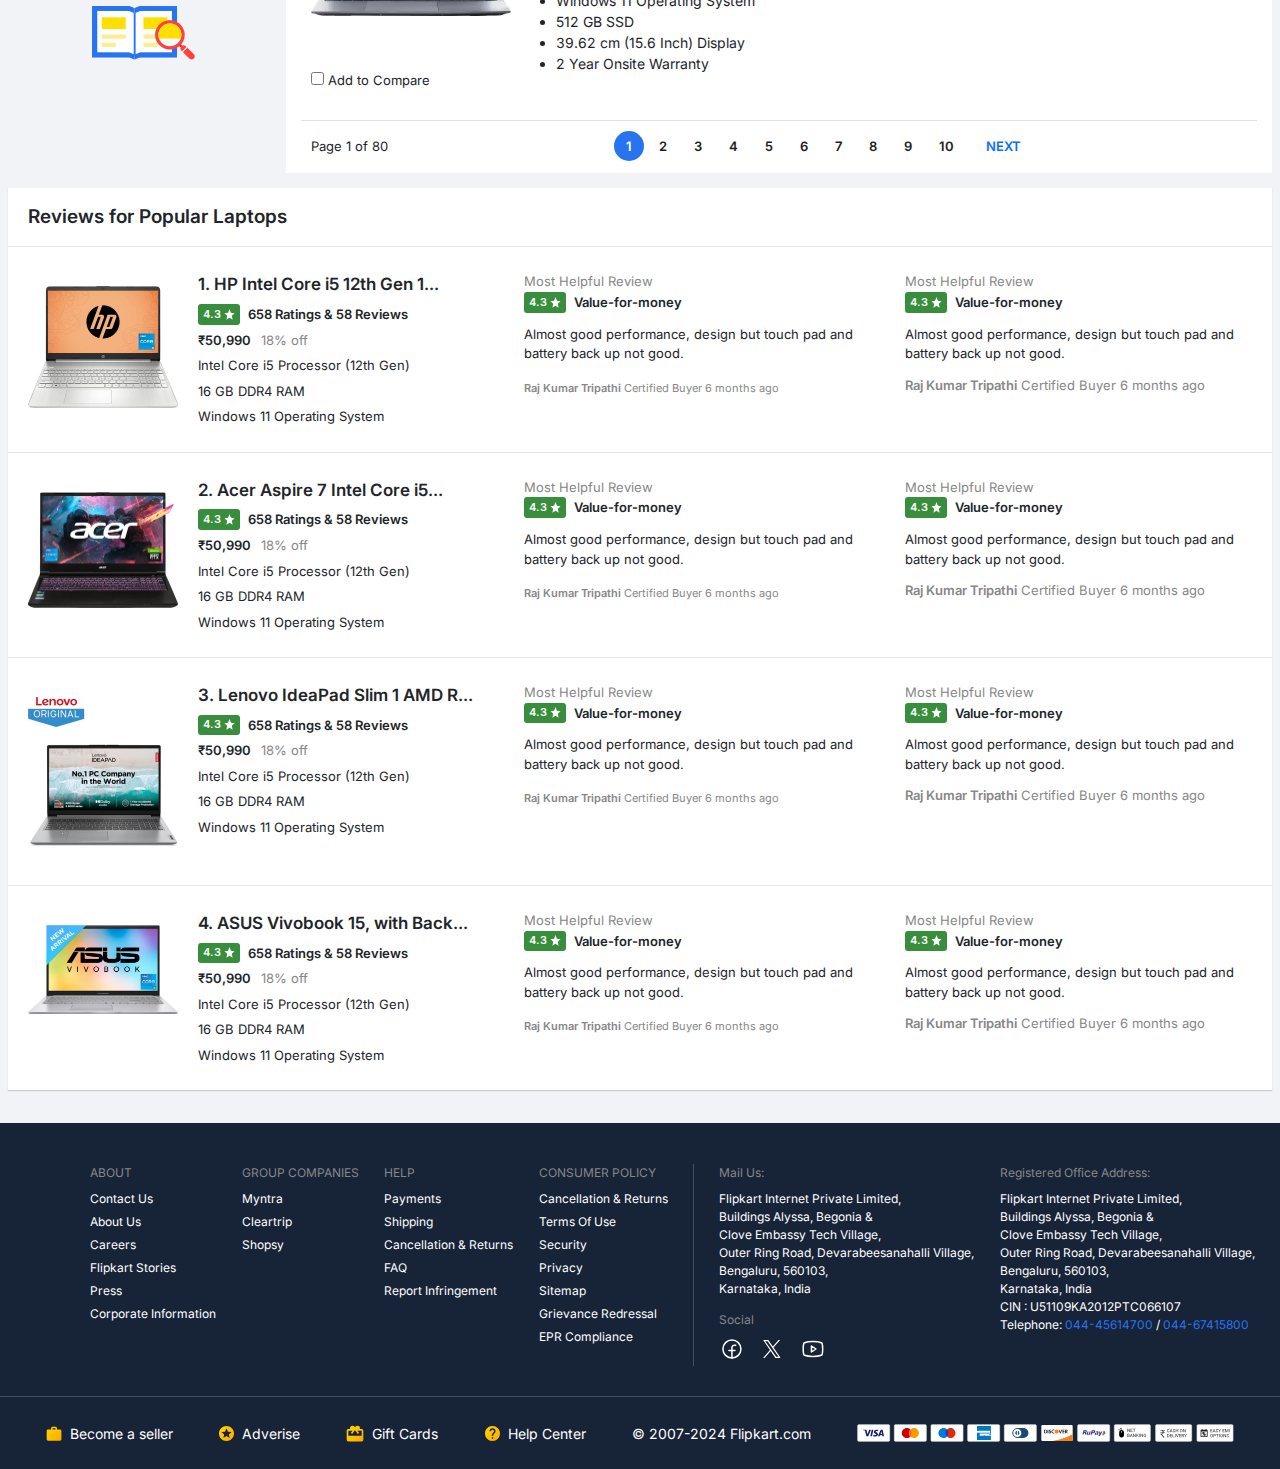
<file: pages/product-list/index.html>
<!DOCTYPE html>
<html lang="en">
	<head>
		<meta charset="utf-8">
		<meta name="viewport" content="width=device-width, initial-scale=1.0">
		<title>Laptop- Buy Products Online at Best Price in India - All Categories | Flipkart.com</title>
		<link rel="icon" type="image/x-icon" href="../../favicon.ico">
		<link href="https://fonts.googleapis.com/css?family=Inter:400,500,600,700" rel="stylesheet">
		<link href="../../css/bootstrap.min.css" rel="stylesheet">
		<link rel="stylesheet" href="./css/styles.css">
		<script src="../../js/049c79d66f.js"></script>
	</head>

	<body>
		<header>
			<nav class="w-100 d-flex fixed-top">
				<div class="container-fluid d-flex p-0">
					<div class="d-flex align-items-center">
						<div class="nav-left-pad"></div>
						<div class="flipkart-logo-section d-flex flex-column">
							<a href="#"><img class="flipkart-logo" src="../../assets/images/flipkart-text.png" alt="Flipkart Logo"></a>
							<a href="#"><img class="flipkart-plus-logo" src="../../assets/images/flipkart-plus-logo.png" alt="Flipkart plus logo"></a>
						</div>
						<div class="searchbar d-flex">
							<form class="d-flex align-items-center justify-content-between">
								<div class="search-input">
									<input type="text" name="search-term" id="search-term" value="laptop" placeholder="Search for products, brands and more">
								</div>
								<button class="search-button" type="submit">
									<svg width="20" height="20" viewBox="0 0 17 18" class="" xmlns="http://www.w3.org/2000/svg"><g fill="#2874F1" fill-rule="evenodd"><path class="EwE-Fa" d="m11.618 9.897l4.225 4.212c.092.092.101.232.02.313l-1.465 1.46c-.081.081-.221.072-.314-.02l-4.216-4.203"></path><path class="EwE-Fa" d="m6.486 10.901c-2.42 0-4.381-1.956-4.381-4.368 0-2.413 1.961-4.369 4.381-4.369 2.42 0 4.381 1.956 4.381 4.369 0 2.413-1.961 4.368-4.381 4.368m0-10.835c-3.582 0-6.486 2.895-6.486 6.467 0 3.572 2.904 6.467 6.486 6.467 3.582 0 6.486-2.895 6.486-6.467 0-3.572-2.904-6.467-6.486-6.467"></path></g></svg>
								</button>
							</form>
						</div>
						<div class="nav-login-btn d-flex align-items-center justify-content-around">
							<a href="#">Login</a>
						</div>
						<div class="nav-becomeseller-btn nav-white-btn d-flex align-items-center justify-content-around">
							<a href="#">Become a Seller</a>
						</div>
						<div class="nav-more-btn nav-white-btn d-flex align-items-center justify-content-around gap-2">
							<a href="#">More</a>
							<svg width="4.7" height="8" viewBox="0 0 16 27" xmlns="http://www.w3.org/2000/svg" class="Wto0b0"><path d="M16 23.207L6.11 13.161 16 3.093 12.955 0 0 13.161l12.955 13.161z" fill="#fff" class="-dC5Le"></path></svg>
						</div>
						<div class="nav-cart-btn nav-white-btn d-flex align-items-center justify-content-around gap-2">
							<svg width="14" height="14" viewBox="0 0 16 16" xmlns="http://www.w3.org/2000/svg"><path class="cziJ98" d="M15.32 2.405H4.887C3 2.405 2.46.805 2.46.805L2.257.21C2.208.085 2.083 0 1.946 0H.336C.1 0-.064.24.024.46l.644 1.945L3.11 9.767c.047.137.175.23.32.23h8.418l-.493 1.958H3.768l.002.003c-.017 0-.033-.003-.05-.003-1.06 0-1.92.86-1.92 1.92s.86 1.92 1.92 1.92c.99 0 1.805-.75 1.91-1.712l5.55.076c.12.922.91 1.636 1.867 1.636 1.04 0 1.885-.844 1.885-1.885 0-.866-.584-1.593-1.38-1.814l2.423-8.832c.12-.433-.206-.86-.655-.86" fill="#fff"></path></svg>
							<a href="#">Cart</a>
						</div>
					</div>
				</div>
			</nav>
		</header>

		<main class="w-100">
			<div class="category-selector">
				<div class="categories d-flex">
					<div class="category">
						<span>Electronics</span>
						<i class="fa-solid fa-angle-down"></i>
					</div>
					<div class="category">
						<span>TVs & Appliances</span>
						<i class="fa-solid fa-angle-down"></i>
					</div>
					<div class="category">
						<span>Men</span>
						<i class="fa-solid fa-angle-down"></i>
					</div>
					<div class="category">
						<span>Women</span>
						<i class="fa-solid fa-angle-down"></i>
					</div>
					<div class="category">
						<span>Baby & Kids</span>
						<i class="fa-solid fa-angle-down"></i>
					</div>
					<div class="category">
						<span>Home & Furniture</span>
						<i class="fa-solid fa-angle-down"></i>
					</div>
					<div class="category">
						<span>Sports, Books & More</span>
						<i class="fa-solid fa-angle-down"></i>
					</div>
					<div class="category">
						<span>Flights</span>
					</div>
					<div class="category">
						<span>Offer Zone</span>
					</div>
				</div>
			</div>

			<div class="content">
				<div class="content-top">
					<div class="top-left">
						<div class="filters">
							<div class="filters-heading">
								Filters
							</div>
							<div class="filters-category">
								<span>CATEGORIES</span>
								<span><i class="fa-solid fa-chevron-left"></i> Computers</span>
								<span>Laptops</span>
							</div>
							<div class="filter">
								<div class="filter-heading">
									<span>Price</span>
									<i class="fa-solid fa-chevron-down"></i>
								</div>
							</div>

							<!-- Extra filters start -->
							<div class="filter">
								<div class="filter-heading">
									<span>BRAND</span>
									<i class="fa-solid fa-chevron-down"></i>
								</div>
							</div>
							<div class="filter">
								<div class="filter-heading">
									<span>Type</span>
									<i class="fa-solid fa-chevron-down"></i>
								</div>
							</div>
							<div class="filter">
								<div class="filter-heading">
									<span>Processor</span>
									<i class="fa-solid fa-chevron-down"></i>
								</div>
							</div>
							<div class="filter">
								<div class="filter-heading">
									<span>Processor Generation</span>
									<i class="fa-solid fa-chevron-down"></i>
								</div>
							</div>
							<div class="filter">
								<div class="filter-heading">
									<span>RAM Capacity</span>
									<i class="fa-solid fa-chevron-down"></i>
								</div>
							</div>
							<div class="filter">
								<div class="filter-heading">
									<span>SSD Capacity	</span>
									<i class="fa-solid fa-chevron-down"></i>
								</div>
							</div>
							<div class="filter">
								<div class="filter-heading">
									<span>Graphics Processor Series</span>
									<i class="fa-solid fa-chevron-down"></i>
								</div>
							</div>
							<div class="filter">
								<div class="filter-heading">
									<span>Screen Size</span>
									<i class="fa-solid fa-chevron-down"></i>
								</div>
							</div>
							<div class="filter">
								<div class="filter-heading">
									<span>Operating System</span>
									<i class="fa-solid fa-chevron-down"></i>
								</div>
							</div>
							<div class="filter">
								<div class="filter-heading">
									<span>Weight</span>
									<i class="fa-solid fa-chevron-down"></i>
								</div>
							</div>
							<div class="filter">
								<div class="filter-heading">
									<span>Touch Screen</span>
									<i class="fa-solid fa-chevron-down"></i>
								</div>
							</div>
							<div class="filter">
								<div class="filter-heading">
									<span>Processor Brand</span>
									<i class="fa-solid fa-chevron-down"></i>
								</div>
							</div>
							<div class="filter">
								<div class="filter-heading">
									<span>Usage</span>
									<i class="fa-solid fa-chevron-down"></i>
								</div>
							</div>
							<div class="filter">
								<div class="filter-heading">
									<span>Dedicate Graphics Memory</span>
									<i class="fa-solid fa-chevron-down"></i>
								</div>
							</div>
							<div class="filter">
								<div class="filter-heading">
									<span>Features</span>
									<i class="fa-solid fa-chevron-down"></i>
								</div>
							</div>
							<div class="filter">
								<div class="filter-heading">
									<span>Storage Type</span>
									<i class="fa-solid fa-chevron-down"></i>
								</div>
							</div>
							<div class="filter">
								<div class="filter-heading">
									<span>Graphics Memory Type</span>
									<i class="fa-solid fa-chevron-down"></i>
								</div>
							</div>
							<div class="filter">
								<div class="filter-heading">
									<span>Graphics Processor Name</span>
									<i class="fa-solid fa-chevron-down"></i>
								</div>
							</div>
							<div class="filter">
								<div class="filter-heading">
									<span>Hard Disk Capacity</span>
									<i class="fa-solid fa-chevron-down"></i>
								</div>
							</div>
							<div class="filter">
								<div class="filter-heading">
									<span>RAM Type</span>
									<i class="fa-solid fa-chevron-down"></i>
								</div>
							</div>
							<div class="filter">
								<div class="filter-heading">
									<span>Availability</span>
									<i class="fa-solid fa-chevron-down"></i>
								</div>
							</div>
							<div class="filter">
								<div class="filter-heading">
									<span>Discount</span>
									<i class="fa-solid fa-chevron-down"></i>
								</div>
							</div>
							<div class="filter">
								<div class="filter-heading">
									<span>Customer Ratings</span>
									<i class="fa-solid fa-chevron-down"></i>
								</div>
							</div>
							<div class="filter">
								<div class="filter-heading">
									<span>Usage</span>
									<i class="fa-solid fa-chevron-down"></i>
								</div>
							</div>
							<div class="filter">
								<div class="filter-heading">
									<span>GST Invoice Available</span>
									<i class="fa-solid fa-chevron-down"></i>
								</div>
							</div>
							<div class="filter">
								<div class="filter-heading">
									<span>Offers</span>
									<i class="fa-solid fa-chevron-down"></i>
								</div>
							</div>
							<!-- Extra filters end -->
						</div>
						<div class="help">
							<span>Need help?</span>
							<span>Help me decide <i class="fa-solid fa-chevron-right"></i></span>
							<img src="../../assets/images/buying-guide-illustration.png" alt="Buying guide illustration image">
						</div>
					</div>
					<div class="top-right">
						<div class="products-header">
							<div class="path">
								<span>Home</span>
								<i class="fa-solid fa-chevron-right"></i>
								<span>Computers</span>
								<i class="fa-solid fa-chevron-right"></i>
								<span>Laptops</span>
							</div>
							<div class="results-index">
								Showing 1 – 24 of 1,929 results for "laptop"
							</div>
							<div class="sort-by">
								<span>Sort By</span>
								<div class="selected">Relevance</div>
								<div>Popularity</div>
								<div>Price -- Low to High</div>
								<div>Price -- High to Low</div>
								<div>Newest First</div>
							</div>
						</div>
						<div class="products-content">
							<div class="product">
								<div class="product-left">
									<img src="../../assets/images/prod-img-1.webp" alt="Product image">
									<span class="product-multiselect">
										<input type="checkbox" id="product-1-check">
										<label for="product-1-check">Add to Compare</label>
									</span>
								</div>
								<div class="product-middle">
									<div class="sponsored-badge">
										Sponsored
									</div>
									<div class="product-name">
										MSI Thin 15 Intel Core i5 12th Gen 12450H - (16 GB/512 GB SSD/Windows 11 Home/4 GB Graphics/NVIDIA GeF...
									</div>
									<div class="product-rating">
										<div class="rating">
											4.3
											<img src="../../assets/images/rating-star.svg" alt="Star">
										</div>
										<span>658 Ratings & 58 Reviews</span>
									</div>
									<div class="product-details">
										<ul>
											<li>Intel Core i5 Processor (12th Gen)</li>
											<li>16 GB DDR4 RAM</li>
											<li>Windows 11 Operating System</li>
											<li>512 GB SSD</li>
											<li>39.62 cm (15.6 Inch) Display</li>
											<li>2 Year Onsite Warranty</li>
										</ul>
									</div>
								</div>
								<div class="product-right">
									<div class="buying-details">
										<div class="price-details">
											<span class="sale-price">₹49,990</span>
											<span>
												<span class="orig-price">₹70,990</span>
												<span class="discount-percent">29% off</span>
											</span>
											<span class="delivery-cost">Free delivery</span>
										</div>
										<div class="flipkart-assured-logo">
											<img src="../../assets/images/flipkart-assured-logo.png" alt="Flipkart assured logo">
										</div>
									</div>
									<div class="save-extra-text">
										Save extra with combo offers
									</div>
									<div class="offer-text">
										Upto <b>₹28,000</b> Off on Exchange
									</div>
								</div>
							</div>

						<!-- Extra products start -->

							<div class="product">
								<div class="product-left">
									<img src="../../assets/images/prod-img-2.webp" alt="Product image">
									<span class="product-multiselect">
										<input type="checkbox" id="product-2-check">
										<label for="product-2-check">Add to Compare</label>
									</span>
								</div>
								<div class="product-middle">
									<div class="sponsored-badge">
										Sponsored
									</div>
									<div class="product-name">
										Acer Aspire 3 Backlit Intel Core i5 12th Gen 1235U - (16 GB/512 GB SSD/Windows 11 Home) A324-51 Thin a...
									</div>
									<div class="product-rating">
										<div class="rating">
											4.3
											<img src="../../assets/images/rating-star.svg" alt="Star">
										</div>
										<span>658 Ratings & 58 Reviews</span>
									</div>
									<div class="product-details">
										<ul>
											<li>Intel Core i5 Processor (12th Gen)</li>
											<li>16 GB DDR4 RAM</li>
											<li>Windows 11 Operating System</li>
											<li>512 GB SSD</li>
											<li>39.62 cm (15.6 Inch) Display</li>
											<li>2 Year Onsite Warranty</li>
										</ul>
									</div>
								</div>
								<div class="product-right">
									<div class="buying-details">
										<div class="price-details">
											<span class="sale-price">₹49,990</span>
											<span>
												<span class="orig-price">₹70,990</span>
												<span class="discount-percent">29% off</span>
											</span>
											<span class="delivery-cost">Free delivery</span>
										</div>
										<div class="flipkart-assured-logo">
											<img src="../../assets/images/flipkart-assured-logo.png" alt="Flipkart assured logo">
										</div>
									</div>
									<div class="save-extra-text">
										Save extra with combo offers
									</div>
									<div class="offer-text">
										Upto <b>₹28,000</b> Off on Exchange
									</div>
								</div>
							</div>
<div class="product">
								<div class="product-left">
									<img src="../../assets/images/prod-img-3.webp" alt="Product image">
									<span class="product-multiselect">
										<input type="checkbox" id="product-3-check">
										<label for="product-3-check">Add to Compare</label>
									</span>
								</div>
								<div class="product-middle">
									<div class="sponsored-badge">
										Sponsored
									</div>
									<div class="product-name">
										Apple MacBook AIR Apple M2 - (8 GB/256 GB SSD/Mac OS Monterey) MLY33HN/A
									</div>
									<div class="product-rating">
										<div class="rating">
											4.3
											<img src="../../assets/images/rating-star.svg" alt="Star">
										</div>
										<span>658 Ratings & 58 Reviews</span>
									</div>
									<div class="product-details">
										<ul>
											<li>Intel Core i5 Processor (12th Gen)</li>
											<li>16 GB DDR4 RAM</li>
											<li>Windows 11 Operating System</li>
											<li>512 GB SSD</li>
											<li>39.62 cm (15.6 Inch) Display</li>
											<li>2 Year Onsite Warranty</li>
										</ul>
									</div>
								</div>
								<div class="product-right">
									<div class="buying-details">
										<div class="price-details">
											<span class="sale-price">₹49,990</span>
											<span>
												<span class="orig-price">₹70,990</span>
												<span class="discount-percent">29% off</span>
											</span>
											<span class="delivery-cost">Free delivery</span>
										</div>
										<div class="flipkart-assured-logo">
											<img src="../../assets/images/flipkart-assured-logo.png" alt="Flipkart assured logo">
										</div>
									</div>
									<div class="save-extra-text">
										Save extra with combo offers
									</div>
									<div class="offer-text">
										Upto <b>₹28,000</b> Off on Exchange
									</div>
								</div>
							</div>
							<div class="product">
								<div class="product-left">
									<img src="../../assets/images/prod-img-4.webp" alt="Product image">
									<span class="product-multiselect">
										<input type="checkbox" id="product-4-check">
										<label for="product-4-check">Add to Compare</label>
									</span>
								</div>
								<div class="product-middle">
									<div class="sponsored-badge">
										Sponsored
									</div>
									<div class="product-name">
										ASUS Vivobook 15, with Backlit Keyboard, Intel Core i3 12th Gen - (8 GB/512 GB SSD/Windows 11 Home) X1...
									</div>
									<div class="product-rating">
										<div class="rating">
											4.3
											<img src="../../assets/images/rating-star.svg" alt="Star">
										</div>
										<span>658 Ratings & 58 Reviews</span>
									</div>
									<div class="product-details">
										<ul>
											<li>Intel Core i5 Processor (12th Gen)</li>
											<li>16 GB DDR4 RAM</li>
											<li>Windows 11 Operating System</li>
											<li>512 GB SSD</li>
											<li>39.62 cm (15.6 Inch) Display</li>
											<li>2 Year Onsite Warranty</li>
										</ul>
									</div>
								</div>
								<div class="product-right">
									<div class="buying-details">
										<div class="price-details">
											<span class="sale-price">₹49,990</span>
											<span>
												<span class="orig-price">₹70,990</span>
												<span class="discount-percent">29% off</span>
											</span>
											<span class="delivery-cost">Free delivery</span>
										</div>
										<div class="flipkart-assured-logo">
											<img src="../../assets/images/flipkart-assured-logo.png" alt="Flipkart assured logo">
										</div>
									</div>
									<div class="save-extra-text">
										Save extra with combo offers
									</div>
									<div class="offer-text">
										Upto <b>₹28,000</b> Off on Exchange
									</div>
								</div>
							</div>
							<div class="product">
								<div class="product-left">
									<img src="../../assets/images/prod-img-5.webp" alt="Product image">
									<span class="product-multiselect">
										<input type="checkbox" id="product-5-check">
										<label for="product-5-check">Add to Compare</label>
									</span>
								</div>
								<div class="product-middle">
									<div class="sponsored-badge">
										Sponsored
									</div>
									<div class="product-name">
										Acer Aspire 3 Intel Core i3 12th Gen 1215U - (8 GB/512 GB SSD/Windows 11 Home) A324-51 Thin and Light ...
									</div>
									<div class="product-rating">
										<div class="rating">
											4.3
											<img src="../../assets/images/rating-star.svg" alt="Star">
										</div>
										<span>658 Ratings & 58 Reviews</span>
									</div>
									<div class="product-details">
										<ul>
											<li>Intel Core i5 Processor (12th Gen)</li>
											<li>16 GB DDR4 RAM</li>
											<li>Windows 11 Operating System</li>
											<li>512 GB SSD</li>
											<li>39.62 cm (15.6 Inch) Display</li>
											<li>2 Year Onsite Warranty</li>
										</ul>
									</div>
								</div>
								<div class="product-right">
									<div class="buying-details">
										<div class="price-details">
											<span class="sale-price">₹49,990</span>
											<span>
												<span class="orig-price">₹70,990</span>
												<span class="discount-percent">29% off</span>
											</span>
											<span class="delivery-cost">Free delivery</span>
										</div>
										<div class="flipkart-assured-logo">
											<img src="../../assets/images/flipkart-assured-logo.png" alt="Flipkart assured logo">
										</div>
									</div>
									<div class="save-extra-text">
										Save extra with combo offers
									</div>
									<div class="offer-text">
										Upto <b>₹28,000</b> Off on Exchange
									</div>
								</div>
							</div>
							<!-- Extra products end  -->

							<div class="page-number-section">
								<span class="page-index">Page 1 of 80</span>
								<div class="bottom-nav">
									<div class="page-numbers">
										<a class="page-number current-page" href="#">1</a>
										<a class="page-number" href="#">2</a>
										<a class="page-number" href="#">3</a>
										<a class="page-number" href="#">4</a>
										<a class="page-number" href="#">5</a>
										<a class="page-number" href="#">6</a>
										<a class="page-number" href="#">7</a>
										<a class="page-number" href="#">8</a>
										<a class="page-number" href="#">9</a>
										<a class="page-number" href="#">10</a>
									</div>
									<a class="next-btn" href="#">Next</a>
								</div>
								<span></span>
							</div>
						</div>
					</div>
				</div>
				<div class="content-bottom">
					<div class="content-bottom-heading">
						Reviews for Popular Laptops
					</div>
					<div class="popular-product">
						<div class="popular-product-left">
							<div class="popular-prod-image">
								<img src="../../assets/images/popular-prod-img-1.webp" alt="Popular product image">
							</div>
							<div class="popular-prod-details">
								<div class="popular-prod-name">1. HP Intel Core i5 12th Gen 1...</div>
								<div class="popular-product-rating">
									<div class="popular-rating">
										4.3
										<img src="../../assets/images/rating-star.svg" alt="Star">
									</div>
									<span>658 Ratings & 58 Reviews</span>
								</div>
								<div class="popular-prod-price">
									<div class="popular-prod-sale-price">₹50,990</div>
									<div class="popular-prod-discount-percent">18% off</div>
								</div>
								<div>Intel Core i5 Processor (12th Gen)</div>
								<div>16 GB DDR4 RAM</div>
								<div>Windows 11 Operating System</div>
							</div>
						</div>
						<div class="popular-product-middle">
							<div class="faded">Most Helpful Review</div>
							<div class="popular-product-rating">
								<div class="popular-rating">
									4.3
									<img src="../../assets/images/rating-star.svg" alt="Star">
								</div>
								<span>Value-for-money</span>
							</div>
							<div class="review-text">Almost good performance, design but touch pad and battery back up not good.</div>
							<div class="faded">
								<span class="user-name">Raj Kumar Tripathi</span>
								<span>
									<i class="fa-solid fa-circle-check"></i>
									<span>Certified Buyer</span>
								</span>
								<span>6 months ago</span>
							</div>
						</div>
						<div class="popular-product-right">
							<div class="faded">Most Helpful Review</div>
							<div class="popular-product-rating">
								<div class="popular-rating">
									4.3
									<img src="../../assets/images/rating-star.svg" alt="Star">
								</div>
								<span>Value-for-money</span>
							</div>
							<div class="review-text">Almost good performance, design but touch pad and battery back up not good.</div>
							<div class="faded">
								<span class="user-name">Raj Kumar Tripathi</span>
								<span>
									<i class="fa-solid fa-circle-check"></i>
									<span>Certified Buyer</span>
								</span>
								<span>6 months ago</span>
							</div>
						</div>
					</div>

					<!-- Extra popular products start -->
					<div class="popular-product">
						<div class="popular-product-left">
							<div class="popular-prod-image">
								<img src="../../assets/images/popular-prod-img-2.webp" alt="Popular product image">
							</div>
							<div class="popular-prod-details">
								<div class="popular-prod-name">2. Acer Aspire 7 Intel Core i5...</div>
								<div class="popular-product-rating">
									<div class="popular-rating">
										4.3
										<img src="../../assets/images/rating-star.svg" alt="Star">
									</div>
									<span>658 Ratings & 58 Reviews</span>
								</div>
								<div class="popular-prod-price">
									<div class="popular-prod-sale-price">₹50,990</div>
									<div class="popular-prod-discount-percent">18% off</div>
								</div>
								<div>Intel Core i5 Processor (12th Gen)</div>
								<div>16 GB DDR4 RAM</div>
								<div>Windows 11 Operating System</div>
							</div>
						</div>
						<div class="popular-product-middle">
							<div class="faded">Most Helpful Review</div>
							<div class="popular-product-rating">
								<div class="popular-rating">
									4.3
									<img src="../../assets/images/rating-star.svg" alt="Star">
								</div>
								<span>Value-for-money</span>
							</div>
							<div class="review-text">Almost good performance, design but touch pad and battery back up not good.</div>
							<div class="faded">
								<span class="user-name">Raj Kumar Tripathi</span>
								<span>
									<i class="fa-solid fa-circle-check"></i>
									<span>Certified Buyer</span>
								</span>
								<span>6 months ago</span>
							</div>
						</div>
						<div class="popular-product-right">
							<div class="faded">Most Helpful Review</div>
							<div class="popular-product-rating">
								<div class="popular-rating">
									4.3
									<img src="../../assets/images/rating-star.svg" alt="Star">
								</div>
								<span>Value-for-money</span>
							</div>
							<div class="review-text">Almost good performance, design but touch pad and battery back up not good.</div>
							<div class="faded">
								<span class="user-name">Raj Kumar Tripathi</span>
								<span>
									<i class="fa-solid fa-circle-check"></i>
									<span>Certified Buyer</span>
								</span>
								<span>6 months ago</span>
							</div>
						</div>
					</div>
					<div class="popular-product">
						<div class="popular-product-left">
							<div class="popular-prod-image">
								<img src="../../assets/images/popular-prod-img-3.webp" alt="Popular product image">
							</div>
							<div class="popular-prod-details">
								<div class="popular-prod-name">3. Lenovo IdeaPad Slim 1 AMD R...</div>
								<div class="popular-product-rating">
									<div class="popular-rating">
										4.3
										<img src="../../assets/images/rating-star.svg" alt="Star">
									</div>
									<span>658 Ratings & 58 Reviews</span>
								</div>
								<div class="popular-prod-price">
									<div class="popular-prod-sale-price">₹50,990</div>
									<div class="popular-prod-discount-percent">18% off</div>
								</div>
								<div>Intel Core i5 Processor (12th Gen)</div>
								<div>16 GB DDR4 RAM</div>
								<div>Windows 11 Operating System</div>
							</div>
						</div>
						<div class="popular-product-middle">
							<div class="faded">Most Helpful Review</div>
							<div class="popular-product-rating">
								<div class="popular-rating">
									4.3
									<img src="../../assets/images/rating-star.svg" alt="Star">
								</div>
								<span>Value-for-money</span>
							</div>
							<div class="review-text">Almost good performance, design but touch pad and battery back up not good.</div>
							<div class="faded">
								<span class="user-name">Raj Kumar Tripathi</span>
								<span>
									<i class="fa-solid fa-circle-check"></i>
									<span>Certified Buyer</span>
								</span>
								<span>6 months ago</span>
							</div>
						</div>
						<div class="popular-product-right">
							<div class="faded">Most Helpful Review</div>
							<div class="popular-product-rating">
								<div class="popular-rating">
									4.3
									<img src="../../assets/images/rating-star.svg" alt="Star">
								</div>
								<span>Value-for-money</span>
							</div>
							<div class="review-text">Almost good performance, design but touch pad and battery back up not good.</div>
							<div class="faded">
								<span class="user-name">Raj Kumar Tripathi</span>
								<span>
									<i class="fa-solid fa-circle-check"></i>
									<span>Certified Buyer</span>
								</span>
								<span>6 months ago</span>
							</div>
						</div>
					</div>
					<div class="popular-product">
						<div class="popular-product-left">
							<div class="popular-prod-image">
								<img src="../../assets/images/popular-prod-img-4.webp" alt="Popular product image">
							</div>
							<div class="popular-prod-details">
								<div class="popular-prod-name">4. ASUS Vivobook 15, with Back...</div>
								<div class="popular-product-rating">
									<div class="popular-rating">
										4.3
										<img src="../../assets/images/rating-star.svg" alt="Star">
									</div>
									<span>658 Ratings & 58 Reviews</span>
								</div>
								<div class="popular-prod-price">
									<div class="popular-prod-sale-price">₹50,990</div>
									<div class="popular-prod-discount-percent">18% off</div>
								</div>
								<div>Intel Core i5 Processor (12th Gen)</div>
								<div>16 GB DDR4 RAM</div>
								<div>Windows 11 Operating System</div>
							</div>
						</div>
						<div class="popular-product-middle">
							<div class="faded">Most Helpful Review</div>
							<div class="popular-product-rating">
								<div class="popular-rating">
									4.3
									<img src="../../assets/images/rating-star.svg" alt="Star">
								</div>
								<span>Value-for-money</span>
							</div>
							<div class="review-text">Almost good performance, design but touch pad and battery back up not good.</div>
							<div class="faded">
								<span class="user-name">Raj Kumar Tripathi</span>
								<span>
									<i class="fa-solid fa-circle-check"></i>
									<span>Certified Buyer</span>
								</span>
								<span>6 months ago</span>
							</div>
						</div>
						<div class="popular-product-right">
							<div class="faded">Most Helpful Review</div>
							<div class="popular-product-rating">
								<div class="popular-rating">
									4.3
									<img src="../../assets/images/rating-star.svg" alt="Star">
								</div>
								<span>Value-for-money</span>
							</div>
							<div class="review-text">Almost good performance, design but touch pad and battery back up not good.</div>
							<div class="faded">
								<span class="user-name">Raj Kumar Tripathi</span>
								<span>
									<i class="fa-solid fa-circle-check"></i>
									<span>Certified Buyer</span>
								</span>
								<span>6 months ago</span>
							</div>
						</div>
					</div>
					<!-- Extra popular products end -->
				</div>
			</div>

			<footer>
				<div class="footer-top">
					<div class="footer-top-item">
						<span class="footer-item-title">ABOUT</span>
						<a href="#">Contact Us</a>
						<a href="#">About Us</a>
						<a href="#">Careers</a>
						<a href="#">Flipkart Stories</a>
						<a href="#">Press</a>
						<a href="#">Corporate Information</a>
					</div>
					<div class="footer-top-item">
						<span class="footer-item-title">GROUP COMPANIES</span>
						<a href="#">Myntra</a>
						<a href="#">Cleartrip</a>
						<a href="#">Shopsy</a>
					</div>
					<div class="footer-top-item">
						<span class="footer-item-title">HELP</span>
						<a href="#">Payments</a>
						<a href="#">Shipping</a>
						<a href="#">Cancellation & Returns</a>
						<a href="#">FAQ</a>
						<a href="#">Report Infringement</a>
					</div>
					<div class="footer-top-item">
						<span class="footer-item-title">CONSUMER POLICY</span>
						<a href="#">Cancellation & Returns</a>
						<a href="#">Terms Of Use</a>
						<a href="#">Security</a>
						<a href="#">Privacy</a>
						<a href="#">Sitemap</a>
						<a href="#">Grievance Redressal</a>
						<a href="#">EPR Compliance</a>
					</div>
					<div class="footer-top-item">
						<span class="footer-item-title">Mail Us:</span>
						<p>Flipkart Internet Private Limited,</p>
						<p>Buildings Alyssa, Begonia &</p>
						<p>Clove Embassy Tech Village,</p>
						<p>Outer Ring Road, Devarabeesanahalli Village,</p>
						<p>Bengaluru, 560103,</p>
						<p>Karnataka, India</p>
						<span class="footer-item-title">Social</span>
						<div class="footer-social-media-icons">
							<a href="#"><img src="../../assets/images/facebook-logo.svg" alt="Facebook logo"></a>
							<a href="#"><img src="../../assets/images/twitter-logo.svg" alt="Twitter logo"></a>
							<a href="#"><img src="../../assets/images/youtube-logo.svg" alt="Youtube logo"></a>
						</div>
					</div>
					<div class="footer-top-item">
						<span class="footer-item-title">Registered Office Address:</span>
						<p>Flipkart Internet Private Limited,</p>
						<p>Buildings Alyssa, Begonia &</p>
						<p>Clove Embassy Tech Village,</p>
						<p>Outer Ring Road, Devarabeesanahalli Village,</p>
						<p>Bengaluru, 560103,</p>
						<p>Karnataka, India</p>
						<p>CIN : U51109KA2012PTC066107</p>
						<p class="tel-links">Telephone: <a href="tel:044-45614700">044-45614700</a> / <a href="044-67415800">044-67415800</a></p>
					</div>
				</div>

				<div class="footer-bottom">
					<div class="footer-bottom-item">
						<img src="../../assets/images/suitcase-icon.svg" alt="Suitcase icon">
						<a href="#"><span>Become a seller</span></a>
					</div>
					<div class="footer-bottom-item">
						<img src="../../assets/images/star-circle-icon.svg" alt="Star icon">
						<a href="#"><span>Adverise</span></a>
					</div>
					<div class="footer-bottom-item">
						<img src="../../assets/images/gift-icon.svg" alt="Gift icon">
						<a href="#"><span>Gift Cards</span></a>
					</div>
					<div class="footer-bottom-item">
						<img src="../../assets/images/question-circle-icon.svg" alt="Question mark icon">
						<a href="#"><span>Help Center</span></a>
					</div>
					<div class="footer-bottom-item">
						<span>© 2007-2024 Flipkart.com</span>
					</div>
					<div class="footer-bottom-item">
						<img src="../../assets/images/payment-methods-icons.svg" alt="Icons of payment methods">
					</div>
				</div>
			</footer>
		</main>
		<script src="../../js/bootstrap.bundle.min.js"></script>
	</body>
</html>
</file>
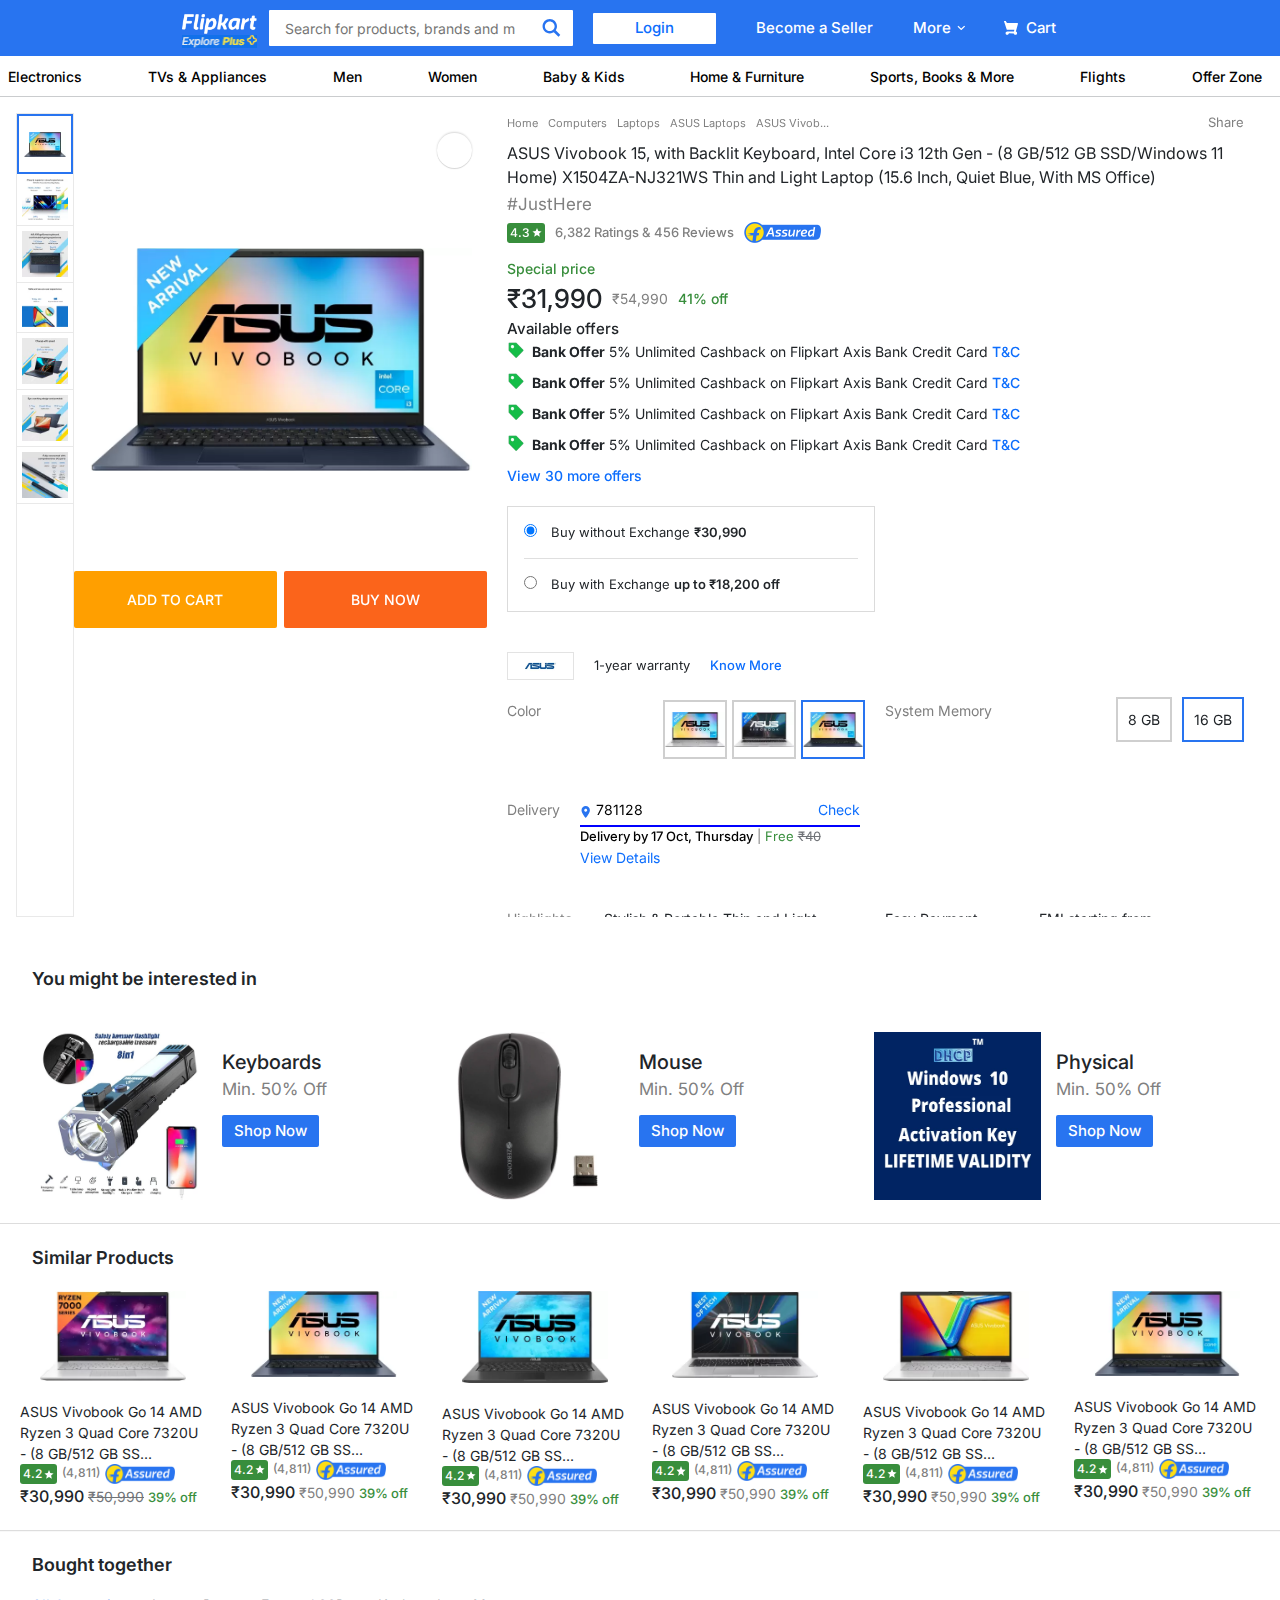
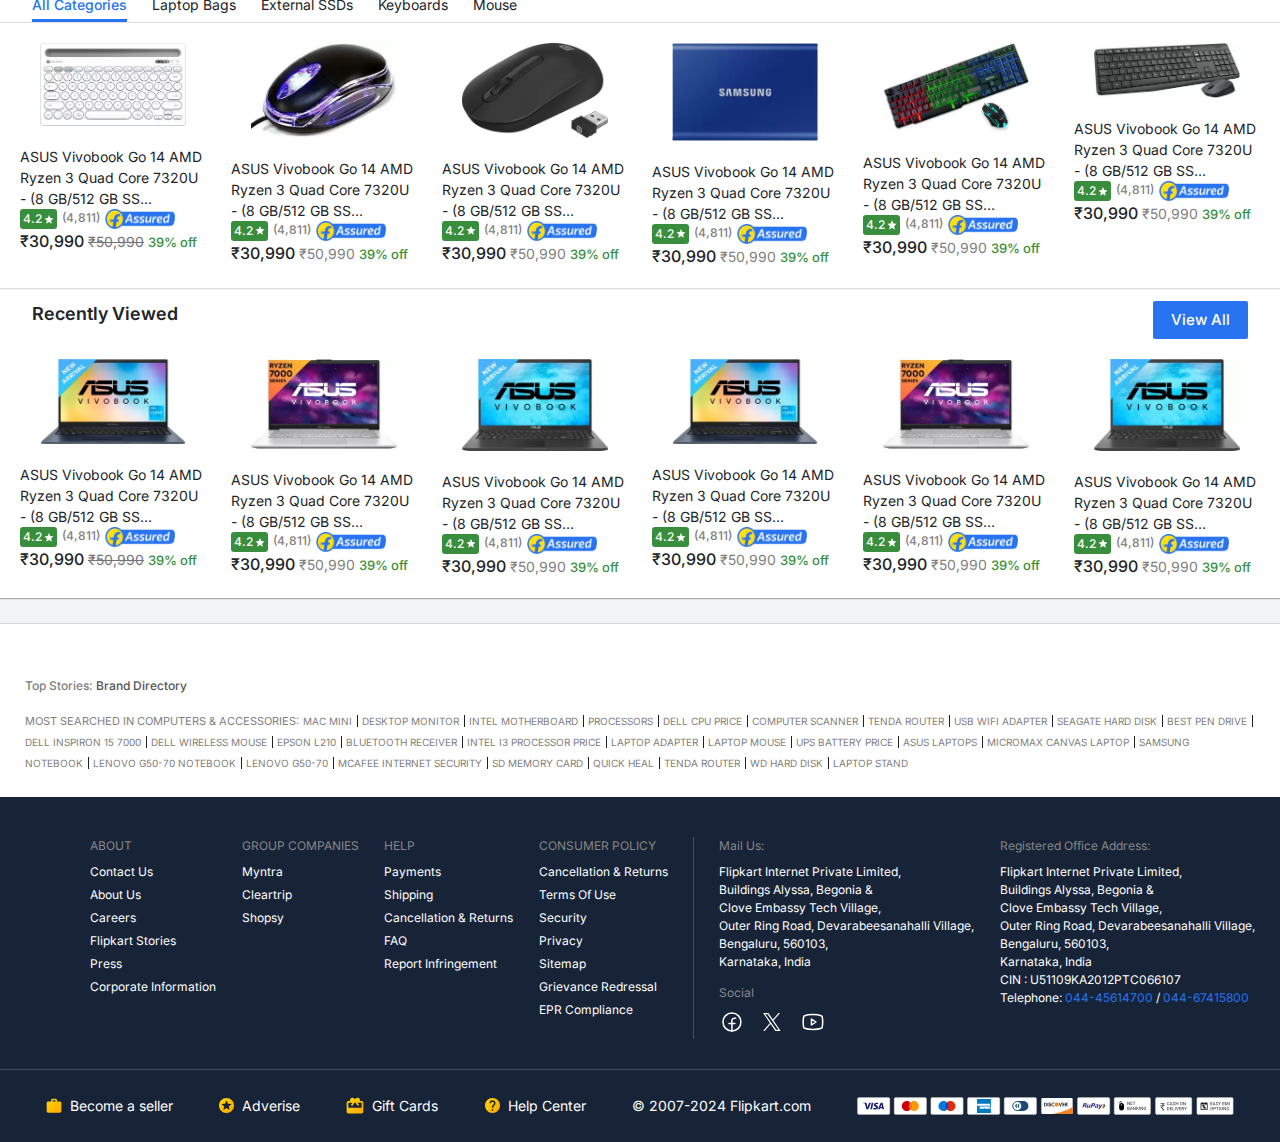
<file: pages/product/index.html>
<!DOCTYPE html>
<html lang="en">
	<head>
		<meta charset="utf-8">
		<meta name="viewport" content="width=device-width, initial-scale=1.0">
		<title>ASUS Vivobook 15, with Backlit Keyboard, Intel Core i3 12th Gen - (8 GB/512 GB SSD/Windows 11 Home) X1504ZA-NJ321WS Thin and Light Laptop Rs.54990  Price in India - Buy ASUS Vivobook 15, with Backlit Keyboard, Intel Core i3 12th Gen - (8 GB/512 GB SSD/Windows 11 Home) X1504ZA-NJ321WS Thin and Light Laptop Quiet Blue Online - ASUS : Flipkart.com</title>
		<link rel="icon" type="image/x-icon" href="../../favicon.ico">
		<link href="https://fonts.googleapis.com/css?family=Inter:400,500" rel="stylesheet">
		<link href="../../css/bootstrap.min.css" rel="stylesheet">
		<link rel="stylesheet" href="./css/styles.css">
		<script src="../../js/049c79d66f.js"></script>
	</head>

	<body>
		<header>
			<nav class="w-100 d-flex fixed-top">
				<div class="nav-desktop container-fluid p-0">
					<div class="d-flex align-items-center">
						<div class="nav-left-pad"></div>
						<div class="flipkart-logo-section d-flex flex-column">
							<a href="#"><img class="flipkart-logo" src="../../assets/images/flipkart-text.png" alt="Flipkart Logo"></a>
							<a href="#"><img class="flipkart-plus-logo" src="../../assets/images/flipkart-plus-logo.png" alt="Flipkart plus logo"></a>
						</div>
						<div class="searchbar d-flex">
							<form class="d-flex align-items-center justify-content-between">
								<div class="search-input">
									<input type="text" name="search-term" id="search-term" placeholder="Search for products, brands and more">
								</div>
								<button class="search-button" type="submit">
									<svg width="20" height="20" viewBox="0 0 17 18" class="" xmlns="http://www.w3.org/2000/svg"><g fill="#2874F1" fill-rule="evenodd"><path class="EwE-Fa" d="m11.618 9.897l4.225 4.212c.092.092.101.232.02.313l-1.465 1.46c-.081.081-.221.072-.314-.02l-4.216-4.203"></path><path class="EwE-Fa" d="m6.486 10.901c-2.42 0-4.381-1.956-4.381-4.368 0-2.413 1.961-4.369 4.381-4.369 2.42 0 4.381 1.956 4.381 4.369 0 2.413-1.961 4.368-4.381 4.368m0-10.835c-3.582 0-6.486 2.895-6.486 6.467 0 3.572 2.904 6.467 6.486 6.467 3.582 0 6.486-2.895 6.486-6.467 0-3.572-2.904-6.467-6.486-6.467"></path></g></svg>
								</button>
							</form>
						</div>
						<div class="nav-login-btn d-flex align-items-center justify-content-around">
							<a href="#">Login</a>
						</div>
						<div class="nav-becomeseller-btn nav-white-btn d-flex align-items-center justify-content-around">
							<a href="#">Become a Seller</a>
						</div>
						<div class="nav-more-btn nav-white-btn d-flex align-items-center justify-content-around gap-2">
							<a href="#">More</a>
							<svg width="4.7" height="8" viewBox="0 0 16 27" xmlns="http://www.w3.org/2000/svg" class="Wto0b0"><path d="M16 23.207L6.11 13.161 16 3.093 12.955 0 0 13.161l12.955 13.161z" fill="#fff" class="-dC5Le"></path></svg>
						</div>
						<div class="nav-cart-btn nav-white-btn d-flex align-items-center justify-content-around gap-2">
							<svg width="14" height="14" viewBox="0 0 16 16" xmlns="http://www.w3.org/2000/svg"><path class="cziJ98" d="M15.32 2.405H4.887C3 2.405 2.46.805 2.46.805L2.257.21C2.208.085 2.083 0 1.946 0H.336C.1 0-.064.24.024.46l.644 1.945L3.11 9.767c.047.137.175.23.32.23h8.418l-.493 1.958H3.768l.002.003c-.017 0-.033-.003-.05-.003-1.06 0-1.92.86-1.92 1.92s.86 1.92 1.92 1.92c.99 0 1.805-.75 1.91-1.712l5.55.076c.12.922.91 1.636 1.867 1.636 1.04 0 1.885-.844 1.885-1.885 0-.866-.584-1.593-1.38-1.814l2.423-8.832c.12-.433-.206-.86-.655-.86" fill="#fff"></path></svg>
							<a href="#">Cart</a>
						</div>
					</div>
				</div>

				<div class="nav-mobile container-fluid d-flex p-0">
					<div class="d-flex align-items-center w-100 justify-content-between">
						<div class="nav-mobile-left">
							<i class="fa-solid fa-arrow-left"></i>
							<img src="../../assets/images/productpage/mobile/logo.png" alt="Flipkart logo">
						</div>
						<div class="nav-mobile-right">
							<a href="#"><i class="fa-solid fa-magnifying-glass"></i></a>
							<a href="#"><i class="fa-solid fa-cart-shopping"></i></a>
							<div>Login</div>
						</div>
					</div>
				</div>
			</nav>
		</header>

		<main class="w-100">
			<div class="category-selector">
				<div class="categories d-flex">
					<div class="category">
						<span>Electronics</span>
						<i class="fa-solid fa-angle-down"></i>
					</div>
					<div class="category">
						<span>TVs & Appliances</span>
						<i class="fa-solid fa-angle-down"></i>
					</div>
					<div class="category">
						<span>Men</span>
						<i class="fa-solid fa-angle-down"></i>
					</div>
					<div class="category">
						<span>Women</span>
						<i class="fa-solid fa-angle-down"></i>
					</div>
					<div class="category">
						<span>Baby & Kids</span>
						<i class="fa-solid fa-angle-down"></i>
					</div>
					<div class="category">
						<span>Home & Furniture</span>
						<i class="fa-solid fa-angle-down"></i>
					</div>
					<div class="category">
						<span>Sports, Books & More</span>
						<i class="fa-solid fa-angle-down"></i>
					</div>
					<div class="category">
						<span>Flights</span>
					</div>
					<div class="category">
						<span>Offer Zone</span>
					</div>
				</div>
			</div>

			<div class="content">
				<div class="product-section">
					<div class="product-gallery">
						<div class="sidebar">
							<div class="sidebar-1 active">
								<img src="../../assets/images/productpage/sidebar/sidebar-1.webp" alt="Sidebar image">
							</div>
							<div class="sidebar-2">
								<img src="../../assets/images/productpage/sidebar/sidebar-2.webp" alt="Sidebar image">
							</div>
							<div class="sidebar-3">
								<img src="../../assets/images/productpage/sidebar/sidebar-3.webp" alt="Sidebar image">
							</div>
							<div class="sidebar-4">
								<img src="../../assets/images/productpage/sidebar/sidebar-4.webp" alt="Sidebar image">
							</div>
							<div class="sidebar-5">
								<img src="../../assets/images/productpage/sidebar/sidebar-5.webp" alt="Sidebar image">
							</div>
							<div class="sidebar-5">
								<img src="../../assets/images/productpage/sidebar/sidebar-6.webp" alt="Sidebar image">
							</div>
							<div class="sidebar-6">
								<img src="../../assets/images/productpage/sidebar/sidebar-7.webp" alt="Sidebar image">
							</div>
						</div>
						<div class="product-view">
							<div class="product-image">
								<button class="main-heart-btn"><i class="fa-solid fa-heart"></i></button>
								<img src="../../assets/images/productpage/product-image-main.webp" alt="Product Image">
							</div>
							<div class="product-buttons">
								<button class="product-btn add-to-cart-btn">
									<i class="fa-solid fa-cart-shopping"></i>
									<span>ADD TO CART</span>
								</button>
								<button class="product-btn buy-now-btn">
									<i class="fa-solid fa-bolt-lightning"></i>
									<span>BUY NOW</span>
								</button>
							</div>
						</div>
					</div>
					<div class="product-details">
						<div class="path">
							<span>Home</span>
							<i class="fa-solid fa-chevron-right"></i>
							<span>Computers</span>
							<i class="fa-solid fa-chevron-right"></i>
							<span>Laptops</span>
							<i class="fa-solid fa-chevron-right"></i>
							<span>ASUS Laptops</span>
							<i class="fa-solid fa-chevron-right"></i>
							<span>ASUS Vivob...</span>
							<div>
								<i class="fa-solid fa-share"></i>
								<span>Share</span>
							</div>
						</div>
						<div class="product-name">
							ASUS Vivobook 15, with Backlit Keyboard, Intel Core i3 12th Gen - (8 GB/512 GB SSD/Windows 11 Home) X1504ZA-NJ321WS Thin and Light Laptop  (15.6 Inch, Quiet Blue, With MS Office)
						</div>
						<div class="product-hashtag">
							#JustHere
						</div>
						<div class="rating-section">
							<div class="star-rating">
								<div class="star-count">
									4.3
									<img src="../../assets/images/rating-star.svg" alt="Star">
								</div>
							</div>
							<div class="rating-count">
								<span>6,382 Ratings & 456 Reviews</span>
							</div>
							<img src="../../assets/images/flipkart-assured-logo.png" alt="Flipkart assured logo">
						</div>
						<div class="special-price text-green">
							Special price
						</div>
						<div class="product-price-section">
							<span class="sale-price">₹31,990</span>
							<span class="orig-price">₹54,990</span>
							<span class="discount-percent text-green">41% off</span>
							<i class="fa-solid fa-circle-info"></i>
						</div>
						<div class="offers">
							<span>Available offers</span>
							<!-- Replace dots with green tag icon -->
							<ul>
								<li>
									<span><b>Bank Offer</b></span>
									<span>5% Unlimited Cashback on Flipkart Axis Bank Credit Card</span>
									<a href="#">T&C</a>
								</li>
								<li>
									<span><b>Bank Offer</b></span>
									<span>5% Unlimited Cashback on Flipkart Axis Bank Credit Card</span>
									<a href="#">T&C</a>
								</li>
								<li>
									<span><b>Bank Offer</b></span>
									<span>5% Unlimited Cashback on Flipkart Axis Bank Credit Card</span>
									<a href="#">T&C</a>
								</li>
								<li>
									<span><b>Bank Offer</b></span>
									<span>5% Unlimited Cashback on Flipkart Axis Bank Credit Card</span>
									<a href="#">T&C</a>
								</li>
							</ul>
							<a href="#">View 30 more offers</a>
						</div>
						<div class="exchange-choice">
							<form>
								<input type="radio" id="without-exchange" name="exchange" value="false" checked>
								<label for="without-exchange">
									<span>Buy without Exchange</span>
									<span>₹30,990</span>
								</label><br>
								<hr>
								<input type="radio" id="with-exchange" name="exchange" value="true">
								<label for="with-exchange">
									<span>Buy with Exchange</span>
									<span>up to ₹18,200 off</span>
								</label><br>  
							</form>
						</div>
						<div class="warranty-section">
							<div class="manufacturer-logo">
								<img src="../../assets/images/productpage/manufacturer-logo.webp" alt="Manufacturer logo">
							</div>
							<span>1-year warranty</span>
							<a href="#">Know More</a>
						</div>
						<div class="product-row">
							<div class="colors-section product-row-half">
								<span class="heading">Color</span>
								<div class="colors-choices">
									<div class="colors-choice">
										<img src="../../assets/images/productpage/color-1.webp" alt="Laptop color choice">
									</div>
									<div class="colors-choice">
										<img src="../../assets/images/productpage/color-2.webp" alt="Laptop color choice">
									</div>
									<div class="colors-choice selected">
										<img src="../../assets/images/productpage/color-3.webp" alt="Laptop color choice">
									</div>
								</div>
							</div>
							<div class="sys-memory product-row-half">
								<span class="heading">System Memory</span>
								<div class="mem-choices">
									<div class="mem-choice">
										8 GB
									</div>
									<div class="mem-choice selected">
										16 GB
									</div>
								</div>
							</div>
						</div>
						<div class="product-row">
							<span class="heading">Delivery</span>
							<div class="pincode-section">
								<div class="pincode-input">
									<img src="../../assets/images/productpage/location-icon.svg" alt="Location icon">
									<input type="text" pattern="[0-9]{6}" placeholder="Enter Delivery Pincode" value="781128">
									<a href="#">Check</a>
								</div>
								<div class="delivery-info">
									<span class="delivery-date">Delivery by 17 Oct, Thursday</span>
									<span> | </span>
									<span class="text-green">Free</span>
									<span class="line-through">₹40</span>
									<i class="fa-regular fa-circle-question"></i>
								</div>
								<a href="#">View Details</a>
							</div>
						</div>
						<div class="product-row">
							<div class="highlights-section product-row-half">
							<span class="heading">Highlights</span>
								<ul>
									<li>Stylish & Portable Thin and Light Laptop</li>
									<li>15.6 Inch</li>
									<li>Light Laptop without Optical Disk Drive</li>
								</ul>
							</div>
							<div class="payment-options-section product-row-half">
								<span>Easy Payment Options</span>
								<div class="payment-options">
									<ul>
										<li>EMI starting from ₹1,090/month</li>
										<li>Net banking & Credit/ Debit/ ATM card</li>
									</ul>
									<a href="#">View Details</a>
								</div>
							</div>
						</div>
						<div class="product-row">
							<div class="seller-section product-row-half">
								<span class="heading">Seller</span>
								<div class="seller">
									<a href="#">
										<span>SVPeripherals</span>
									</a>
									<ul>
										<li><span>7 Days Replacement Policy <i class="fa-regular fa-circle-question"></i></span></li>
										<li><span>GST invoice available <i class="fa-regular fa-circle-question"></i></span></li>
									</ul>
									<a href="#">See other sellers</a>
								</div>
							</div>
						</div>
						<div class="product-row">
							<div class="supercoin-banner product-row-half">
								<a href="#"><img src="../../assets/images/productpage/supercoin-banner.png" alt="Supercoin banner"></a>
							</div>
						</div>
						<div class="row-6">
							<!-- Protect your product section start -->
							<!-- Protect your product section end -->
						</div>
						<div class="description product-row">
							<span class="heading">Description</span>
							<p>The Vivobook 15, a multipurpose laptop with a 12th-generation Intel U-Series CPU, DDR4 memory, and PCIe 3.0 SSD storage, delivers remarkable performance for daily work. Its three-sided NanoEdge slim-bezel display offers breathtaking images, and its Dirac-designed audio system produces rich, immersive sound. The laptop has ASUS Antimicrobial Guard Plus for improved cleanliness, a comfortable ASUS ErgoSense keyboard, and rapid charging. In addition, it has a lay-flat hinge for effortless collaboration, a webcam privacy barrier, and several I/O ports for connection. The Vivobook 15 is dependable and fashionable, meeting US MIL-STD-810H military-grade durability requirements with its ASUS AI Noise-Canceling Technology and 3DNR for clearer video conversations.</p>
						</div>
						<div class="product-description">
							<div class="heading">Product Description</div>
							<div class="desc-right desc-item">
								<div class="desc-image">
									<img src="../../assets/images/productpage/product-desc/desc-img-1.webp" alt="Product image">
								</div>
								<div class="desc-text">
									<span>Fast-charging Battery Technology</span>
									<p>Never worry about running out of battery during crucial tasks with this laptop's fast-charging technology. This feature charges your laptop to 60 per cent in just 49 minutes, ensuring minimal interruptions to your workflow. Whether you're catching up on the latest episode of your favourite show or rushing to meet a deadline, this laptop keeps you powered up and ready. Enjoy up to 8 hours of battery life, making it an ideal companion for both work and leisure activities.</p>
								</div>
							</div>
							<div class="desc-left desc-item">
								<div class="desc-image">
									<img src="../../assets/images/productpage/product-desc/desc-img-2.webp" alt="Product image">
								</div>
								<div class="desc-text">
									<span>Exceptional Processing Power</span>
									<p>With this laptop, you can tackle any assignment effortlessly. Powered by the 12th Gen Intel Core i3 processor, this laptop offers remarkable processing capabilities, ensuring seamless and efficient performance. Whether you're editing documents, browsing the web, or running demanding applications, the Vivobook 15 handles it all with ease. The 8 GB DDR4 RAM allows for smooth multitasking, enabling swift programme switching. Additionally, the 512 GB PCIe 3.0 SSD storage ensures rapid system start-ups and quick app loading, enhancing your productivity.</p>
								</div>
							</div>
							<div>
								<a href="#">View all features</a>
							</div>
						</div>

						<!-- Ratings & Reviews start-->
						<div class="ratings-reviews">
							<div class="ratings-heading">
								<div>Ratings & Reviews</div>
								<button>Rate Product</button>
							</div>
							<div class="ratings-visual">
								<div class="ratings-star">
									<div>
										<span>4.3</span>
										<i class="fa-solid fa-star"></i>
									</div>
									<span>6,698 Ratings & 476 Reviews</span>
								</div>
								<div class="rating-graphics">
									<img src="../../assets/images/productpage/ratings-graphics.png" alt="Rating graphics">
								</div>
							</div>
							<div class="review-images">
								<div class="review-image review-image-1"></div>
								<div class="review-image review-image-2"></div>
								<div class="review-image review-image-3"></div>
								<div class="review-image review-image-4"></div>
								<div class="review-image review-image-5"></div>
								<div class="review-image review-image-6"></div>
								<div class="review-image review-image-7"></div>
								<div class="review-image review-image-8">+ 216</div>
							</div>
							<div class="reviews">
								<div class="review">
									<div class="review-heading">
										<div class="star-count">
											4.2
											<img src="../../assets/images/rating-star.svg" alt="Star">
										</div>
										<div>Terrific purchase</div>
									</div>
									<div class="review-body">
										I got it for 29k in BBD and this is stellar at this price range.
										<br>
										First impressions :
										<br>
										Pros:
										<br>
										1. Great design
										<br>
										2. Military grade certification for build
										<br>
										3. Full hd 60hz display
										<br>
										4. Good for everyday office and student use (not for gaming)
										<br>
										5. Fingerprint sensor included
										<br>
										6. Wifi 6
										<br>
										7. Decent speakers
										<br>

										Cons :
										<br>
										1. Power button included in the keypad itself. This creates an issue after a few years when you overuse the laptop's keypad and suddenly one of the circuits get broken and you have to replac...
									</div>
									<div class="read-more">
										<a href="#">READ MORE</a>
									</div>
									<div class="review-images-small">
										<div class="review-image-small review-image-small-1"></div>
										<div class="review-image-small review-image-small-2"></div>
									</div>
									<div class="review-bottom">
										<div class="review-author">
											<span>Adithya Anand</span>
											<i class="fa-solid fa-circle-check"></i>
											<span>Certified Buyer, Purnia</span>
											<span>Oct, 2023</span>
										</div>
										<div class="review-check">
											<div>
												<i class="fa-solid fa-thumbs-up"></i>
												261
											</div>
											<div>
												<i class="fa-solid fa-thumbs-down"></i>
												29
											</div>
											<div>
												<i class="fa-solid fa-chevron-down"></i>
											</div>
										</div>
									</div>
								</div>
								<div class="review">
									<div class="review-heading">
										<div class="star-count">
											4
											<img src="../../assets/images/rating-star.svg" alt="Star">
										</div>
										<div>Good choice</div>
									</div>
									<div class="review-body">
										worth to get and select as my very first laptop 💻😄
										<br>
										soon to let you know more about the performance.
									</div>
									<div class="read-more">
										<a href="#">READ MORE</a>
									</div>
									<div class="review-images-small">
										<div class="review-image-small review-image-small-1"></div>
										<div class="review-image-small review-image-small-2"></div>
									</div>
									<div class="review-bottom">
										<div class="review-author">
											<span>Flipkart Customer</span>
											<i class="fa-solid fa-circle-check"></i>
											<span>Certified Buyer, Bhandara</span>
											<span>Oct, 2023</span>
										</div>
										<div class="review-check">
											<div>
												<i class="fa-solid fa-thumbs-up"></i>
												145
											</div>
											<div>
												<i class="fa-solid fa-thumbs-down"></i>
												33
											</div>
											<div>
												<i class="fa-solid fa-chevron-down"></i>
											</div>
										</div>
									</div>
								</div>
							</div>
							<div class="review-all">
								<div>All 476 reviews</div>
								<i class="fa-solid fa-plus"></i>
							</div>
						</div>
						<!-- Ratings & Reviews end-->

						<!-- Questions and answers section start -->
						<div class="qna">
							<div class="qna-heading">
								<div class="qna-heading-text">
									Questions and Answers
								</div>
								<div class="qna-search-icon">
									<i class="fa-solid fa-magnifying-glass"></i>
								</div>
							</div>
							<div class="qna-body">
								<div class="qna-item">
									<div class="q"><b>Q:</b> Is MS office available for lifetime ?</div>
									<div class="a"><b>A:</b> Yes</div>
									<div class="qna-username">Anonymous</div>
									<div class="qna-body-bottom">
										<div class="cert-buyer">
											<i class="fa-solid fa-circle-check"></i>
											<span>Certified Buyer</span>
										</div>
										<div class="qna-check">
											<div>
												<i class="fa-solid fa-thumbs-up"></i>
												261
											</div>
											<div>
												<i class="fa-solid fa-thumbs-down"></i>
												29
											</div>
											<div>
												<i class="fa-solid fa-chevron-down"></i>
											</div>
										</div>
									</div>
								</div>
								<div class="qna-item">
									<div class="q"><b>Q:</b> Is MS office available for lifetime ?</div>
									<div class="a"><b>A:</b> Yes</div>
									<div class="qna-username">Anonymous</div>
									<div class="qna-body-bottom">
										<div class="cert-buyer">
											<i class="fa-solid fa-circle-check"></i>
											<span>Certified Buyer</span>
										</div>
										<div class="qna-check">
											<div>
												<i class="fa-solid fa-thumbs-up"></i>
												261
											</div>
											<div>
												<i class="fa-solid fa-thumbs-down"></i>
												29
											</div>
											<div>
												<i class="fa-solid fa-chevron-down"></i>
											</div>
										</div>
									</div>
								</div>
								<div class="qna-item">
									<div class="q"><b>Q:</b> Is MS office available for lifetime ?</div>
									<div class="a"><b>A:</b> Yes</div>
									<div class="qna-username">Anonymous</div>
									<div class="qna-body-bottom">
										<div class="cert-buyer">
											<i class="fa-solid fa-circle-check"></i>
											<span>Certified Buyer</span>
										</div>
										<div class="qna-check">
											<div>
												<i class="fa-solid fa-thumbs-up"></i>
												261
											</div>
											<div>
												<i class="fa-solid fa-thumbs-down"></i>
												29
											</div>
											<div>
												<i class="fa-solid fa-chevron-down"></i>
											</div>
										</div>
									</div>
								</div>
							</div>
							<div class="qna-bottom">
								<div>
									<a href="#">All questions</a>
								</div>
								<div>
									<i class="fa-solid fa-plus"></i>
								</div>
							</div>
						</div>
						<!-- Questions and answers section end -->

						<div class="platform-msg">
							<div class="shield-icon">
								<img src="../../assets/images/secure.svg" alt="Shield icon">
							</div>
							<span>Safe and Secure Payments.Easy returns.100% Authentic products.</span>
						</div>
					</div>
				</div>
				<div class="user-interest">
					<div class="user-interest-heading">You might be interested in</div>
					<div class="interests">
						<div class="interest">
							<div class="interest-image">
								<img src="../../assets/images/productpage/user-interests/interest-1.webp" alt="User interested product image">
							</div>
							<div class="interest-details">
								<div>Keyboards</div>
								<div>Min. 50% Off</div>
								<button>Shop Now</button>
							</div>
						</div>
						<div class="interest">
							<div class="interest-image">
								<img src="../../assets/images/productpage/user-interests/interest-2.webp" alt="User interested product image">
							</div>
							<div class="interest-details">
								<div>Mouse</div>
								<div>Min. 50% Off</div>
								<button>Shop Now</button>
							</div>
						</div>
						<div class="interest">
							<div class="interest-image">
								<img src="../../assets/images/productpage/user-interests/interest-3.webp" alt="User interested product image">
							</div>
							<div class="interest-details">
								<div>Physical</div>
								<div>Min. 50% Off</div>
								<button>Shop Now</button>
							</div>
						</div>
					</div>
				</div>
				<div class="similar-products-section">
					<div class="similar-products-heading">
						Similar Products
					</div>
					<div class="similar-products">
						<div class="similar-product">
							<div class="similar-product-image">
								<button class="heart-btn"><i class="fa-solid fa-heart"></i></button>
								<img src="../../assets/images/productpage/similar-products/similar-product-1.webp" alt="Similar product image">
							</div>
							<div class="similar-product-name">ASUS Vivobook Go 14 AMD Ryzen 3 Quad Core 7320U - (8 GB/512 GB SS...</div>
							<div class="similar-product-rating">
								<div class="star-count">
									4.2
									<img src="../../assets/images/rating-star.svg" alt="Star">
								</div>
								<div>(4,811)</div>
								<img src="../../assets/images/flipkart-assured-logo.png" alt="Flipkart assured logo">
							</div>
							<div class="similar-product-price">
								<span class="sale-price">₹30,990</span>
								<span class="orig-price line-through">₹50,990</span>
								<span class="discount-percent text-green">39% off</span>
							</div>
						</div>
						<div class="similar-product">
							<div class="similar-product-image">
								<button class="heart-btn"><i class="fa-solid fa-heart"></i></button>
								<img src="../../assets/images/productpage/similar-products/similar-product-2.webp" alt="Similar product image">
							</div>
							<div class="similar-product-name">ASUS Vivobook Go 14 AMD Ryzen 3 Quad Core 7320U - (8 GB/512 GB SS...</div>
							<div class="similar-product-rating">
								<div class="star-count">
									4.2
									<img src="../../assets/images/rating-star.svg" alt="Star">
								</div>
								<div>(4,811)</div>
								<img src="../../assets/images/flipkart-assured-logo.png" alt="Flipkart assured logo">
							</div>
							<div class="similar-product-price">
								<span class="sale-price">₹30,990</span>
								<span class="orig-price">₹50,990</span>
								<span class="discount-percent text-green">39% off</span>
							</div>
						</div>
						<div class="similar-product">
							<div class="similar-product-image">
								<button class="heart-btn"><i class="fa-solid fa-heart"></i></button>
								<img src="../../assets/images/productpage/similar-products/similar-product-3.webp" alt="Similar product image">
							</div>
							<div class="similar-product-name">ASUS Vivobook Go 14 AMD Ryzen 3 Quad Core 7320U - (8 GB/512 GB SS...</div>
							<div class="similar-product-rating">
								<div class="star-count">
									4.2
									<img src="../../assets/images/rating-star.svg" alt="Star">
								</div>
								<div>(4,811)</div>
								<img src="../../assets/images/flipkart-assured-logo.png" alt="Flipkart assured logo">
							</div>
							<div class="similar-product-price">
								<span class="sale-price">₹30,990</span>
								<span class="orig-price">₹50,990</span>
								<span class="discount-percent text-green">39% off</span>
							</div>
						</div>
						<div class="similar-product">
							<div class="similar-product-image">
								<button class="heart-btn"><i class="fa-solid fa-heart"></i></button>
								<img src="../../assets/images/productpage/similar-products/similar-product-4.webp" alt="Similar product image">
							</div>
							<div class="similar-product-name">ASUS Vivobook Go 14 AMD Ryzen 3 Quad Core 7320U - (8 GB/512 GB SS...</div>
							<div class="similar-product-rating">
								<div class="star-count">
									4.2
									<img src="../../assets/images/rating-star.svg" alt="Star">
								</div>
								<div>(4,811)</div>
								<img src="../../assets/images/flipkart-assured-logo.png" alt="Flipkart assured logo">
							</div>
							<div class="similar-product-price">
								<span class="sale-price">₹30,990</span>
								<span class="orig-price">₹50,990</span>
								<span class="discount-percent text-green">39% off</span>
							</div>
						</div>
						<div class="similar-product">
							<div class="similar-product-image">
								<button class="heart-btn"><i class="fa-solid fa-heart"></i></button>
								<img src="../../assets/images/productpage/similar-products/similar-product-5.webp" alt="Similar product image">
							</div>
							<div class="similar-product-name">ASUS Vivobook Go 14 AMD Ryzen 3 Quad Core 7320U - (8 GB/512 GB SS...</div>
							<div class="similar-product-rating">
								<div class="star-count">
									4.2
									<img src="../../assets/images/rating-star.svg" alt="Star">
								</div>
								<div>(4,811)</div>
								<img src="../../assets/images/flipkart-assured-logo.png" alt="Flipkart assured logo">
							</div>
							<div class="similar-product-price">
								<span class="sale-price">₹30,990</span>
								<span class="orig-price">₹50,990</span>
								<span class="discount-percent text-green">39% off</span>
							</div>
						</div>
						<div class="similar-product">
							<div class="similar-product-image">
								<button class="heart-btn"><i class="fa-solid fa-heart"></i></button>
								<img src="../../assets/images/productpage/similar-products/similar-product-6.webp" alt="Similar product image">
							</div>
							<div class="similar-product-name">ASUS Vivobook Go 14 AMD Ryzen 3 Quad Core 7320U - (8 GB/512 GB SS...</div>
							<div class="similar-product-rating">
								<div class="star-count">
									4.2
									<img src="../../assets/images/rating-star.svg" alt="Star">
								</div>
								<div>(4,811)</div>
								<img src="../../assets/images/flipkart-assured-logo.png" alt="Flipkart assured logo">
							</div>
							<div class="similar-product-price">
								<span class="sale-price">₹30,990</span>
								<span class="orig-price">₹50,990</span>
								<span class="discount-percent text-green">39% off</span>
							</div>
						</div>
					</div>
				</div>

				<!-- Bought together section start -->
				<div class="bought-together-products-section">
					<div class="bought-together-products-heading">
						<span>Bought together</span>
					</div>
					<div class="bought-together-products-categories">
						<div class="bought-together-products-category selected">All Categories</div>
						<div class="bought-together-products-category">Laptop Bags</div>
						<div class="bought-together-products-category">External SSDs</div>
						<div class="bought-together-products-category">Keyboards</div>
						<div class="bought-together-products-category">Mouse</div>
					</div>
					<div class="bought-together-products">
						<div class="bought-together-product">
							<div class="bought-together-product-image">
								<button class="heart-btn"><i class="fa-solid fa-heart"></i></button>
								<img src="../../assets/images/productpage/bought-together-products/bought-together-product-1.webp" alt="bought-together product image">
							</div>
							<div class="bought-together-product-name">ASUS Vivobook Go 14 AMD Ryzen 3 Quad Core 7320U - (8 GB/512 GB SS...</div>
							<div class="bought-together-product-rating">
								<div class="star-count">
									4.2
									<img src="../../assets/images/rating-star.svg" alt="Star">
								</div>
								<div>(4,811)</div>
								<img src="../../assets/images/flipkart-assured-logo.png" alt="Flipkart assured logo">
							</div>
							<div class="bought-together-product-price">
								<span class="sale-price">₹30,990</span>
								<span class="orig-price line-through">₹50,990</span>
								<span class="discount-percent text-green">39% off</span>
							</div>
						</div>
						<div class="bought-together-product">
							<div class="bought-together-product-image">
								<button class="heart-btn"><i class="fa-solid fa-heart"></i></button>
								<img src="../../assets/images/productpage/bought-together-products/bought-together-product-2.webp" alt="bought-together product image">
							</div>
							<div class="bought-together-product-name">ASUS Vivobook Go 14 AMD Ryzen 3 Quad Core 7320U - (8 GB/512 GB SS...</div>
							<div class="bought-together-product-rating">
								<div class="star-count">
									4.2
									<img src="../../assets/images/rating-star.svg" alt="Star">
								</div>
								<div>(4,811)</div>
								<img src="../../assets/images/flipkart-assured-logo.png" alt="Flipkart assured logo">
							</div>
							<div class="bought-together-product-price">
								<span class="sale-price">₹30,990</span>
								<span class="orig-price">₹50,990</span>
								<span class="discount-percent text-green">39% off</span>
							</div>
						</div>
						<div class="bought-together-product">
							<div class="bought-together-product-image">
								<button class="heart-btn"><i class="fa-solid fa-heart"></i></button>
								<img src="../../assets/images/productpage/bought-together-products/bought-together-product-3.webp" alt="bought-together product image">
							</div>
							<div class="bought-together-product-name">ASUS Vivobook Go 14 AMD Ryzen 3 Quad Core 7320U - (8 GB/512 GB SS...</div>
							<div class="bought-together-product-rating">
								<div class="star-count">
									4.2
									<img src="../../assets/images/rating-star.svg" alt="Star">
								</div>
								<div>(4,811)</div>
								<img src="../../assets/images/flipkart-assured-logo.png" alt="Flipkart assured logo">
							</div>
							<div class="bought-together-product-price">
								<span class="sale-price">₹30,990</span>
								<span class="orig-price">₹50,990</span>
								<span class="discount-percent text-green">39% off</span>
							</div>
						</div>
						<div class="bought-together-product">
							<div class="bought-together-product-image">
								<button class="heart-btn"><i class="fa-solid fa-heart"></i></button>
								<img src="../../assets/images/productpage/bought-together-products/bought-together-product-4.webp" alt="bought-together product image">
							</div>
							<div class="bought-together-product-name">ASUS Vivobook Go 14 AMD Ryzen 3 Quad Core 7320U - (8 GB/512 GB SS...</div>
							<div class="bought-together-product-rating">
								<div class="star-count">
									4.2
									<img src="../../assets/images/rating-star.svg" alt="Star">
								</div>
								<div>(4,811)</div>
								<img src="../../assets/images/flipkart-assured-logo.png" alt="Flipkart assured logo">
							</div>
							<div class="bought-together-product-price">
								<span class="sale-price">₹30,990</span>
								<span class="orig-price">₹50,990</span>
								<span class="discount-percent text-green">39% off</span>
							</div>
						</div>
						<div class="bought-together-product">
							<div class="bought-together-product-image">
								<button class="heart-btn"><i class="fa-solid fa-heart"></i></button>
								<img src="../../assets/images/productpage/bought-together-products/bought-together-product-5.webp" alt="bought-together product image">
							</div>
							<div class="bought-together-product-name">ASUS Vivobook Go 14 AMD Ryzen 3 Quad Core 7320U - (8 GB/512 GB SS...</div>
							<div class="bought-together-product-rating">
								<div class="star-count">
									4.2
									<img src="../../assets/images/rating-star.svg" alt="Star">
								</div>
								<div>(4,811)</div>
								<img src="../../assets/images/flipkart-assured-logo.png" alt="Flipkart assured logo">
							</div>
							<div class="bought-together-product-price">
								<span class="sale-price">₹30,990</span>
								<span class="orig-price">₹50,990</span>
								<span class="discount-percent text-green">39% off</span>
							</div>
						</div>
						<div class="bought-together-product">
							<div class="bought-together-product-image">
								<button class="heart-btn"><i class="fa-solid fa-heart"></i></button>
								<img src="../../assets/images/productpage/bought-together-products/bought-together-product-6.webp" alt="bought-together product image">
							</div>
							<div class="bought-together-product-name">ASUS Vivobook Go 14 AMD Ryzen 3 Quad Core 7320U - (8 GB/512 GB SS...</div>
							<div class="bought-together-product-rating">
								<div class="star-count">
									4.2
									<img src="../../assets/images/rating-star.svg" alt="Star">
								</div>
								<div>(4,811)</div>
								<img src="../../assets/images/flipkart-assured-logo.png" alt="Flipkart assured logo">
							</div>
							<div class="bought-together-product-price">
								<span class="sale-price">₹30,990</span>
								<span class="orig-price">₹50,990</span>
								<span class="discount-percent text-green">39% off</span>
							</div>
						</div>
					</div>
				</div>
				<!-- Bought together section end -->

				<!-- Recently viewed items section start -->
				<div class="recent-products-section">
					<div class="recent-products-heading">
						<span>Recently Viewed</span>
						<button>View All</button>
					</div>
					<div class="recent-products">
						<div class="recent-product">
							<div class="recent-product-image">
								<button class="heart-btn"><i class="fa-solid fa-heart"></i></button>
								<img src="../../assets/images/productpage/recent-products/recent-product-1.webp" alt="recent product image">
							</div>
							<div class="recent-product-name">ASUS Vivobook Go 14 AMD Ryzen 3 Quad Core 7320U - (8 GB/512 GB SS...</div>
							<div class="recent-product-rating">
								<div class="star-count">
									4.2
									<img src="../../assets/images/rating-star.svg" alt="Star">
								</div>
								<div>(4,811)</div>
								<img src="../../assets/images/flipkart-assured-logo.png" alt="Flipkart assured logo">
							</div>
							<div class="recent-product-price">
								<span class="sale-price">₹30,990</span>
								<span class="orig-price line-through">₹50,990</span>
								<span class="discount-percent text-green">39% off</span>
							</div>
						</div>
						<div class="recent-product">
							<div class="recent-product-image">
								<button class="heart-btn"><i class="fa-solid fa-heart"></i></button>
								<img src="../../assets/images/productpage/recent-products/recent-product-2.webp" alt="recent product image">
							</div>
							<div class="recent-product-name">ASUS Vivobook Go 14 AMD Ryzen 3 Quad Core 7320U - (8 GB/512 GB SS...</div>
							<div class="recent-product-rating">
								<div class="star-count">
									4.2
									<img src="../../assets/images/rating-star.svg" alt="Star">
								</div>
								<div>(4,811)</div>
								<img src="../../assets/images/flipkart-assured-logo.png" alt="Flipkart assured logo">
							</div>
							<div class="recent-product-price">
								<span class="sale-price">₹30,990</span>
								<span class="orig-price">₹50,990</span>
								<span class="discount-percent text-green">39% off</span>
							</div>
						</div>
						<div class="recent-product">
							<div class="recent-product-image">
								<button class="heart-btn"><i class="fa-solid fa-heart"></i></button>
								<img src="../../assets/images/productpage/recent-products/recent-product-3.webp" alt="recent product image">
							</div>
							<div class="recent-product-name">ASUS Vivobook Go 14 AMD Ryzen 3 Quad Core 7320U - (8 GB/512 GB SS...</div>
							<div class="recent-product-rating">
								<div class="star-count">
									4.2
									<img src="../../assets/images/rating-star.svg" alt="Star">
								</div>
								<div>(4,811)</div>
								<img src="../../assets/images/flipkart-assured-logo.png" alt="Flipkart assured logo">
							</div>
							<div class="recent-product-price">
								<span class="sale-price">₹30,990</span>
								<span class="orig-price">₹50,990</span>
								<span class="discount-percent text-green">39% off</span>
							</div>
						</div>
						<div class="recent-product">
							<div class="recent-product-image">
								<button class="heart-btn"><i class="fa-solid fa-heart"></i></button>
								<img src="../../assets/images/productpage/recent-products/recent-product-4.webp" alt="recent product image">
							</div>
							<div class="recent-product-name">ASUS Vivobook Go 14 AMD Ryzen 3 Quad Core 7320U - (8 GB/512 GB SS...</div>
							<div class="recent-product-rating">
								<div class="star-count">
									4.2
									<img src="../../assets/images/rating-star.svg" alt="Star">
								</div>
								<div>(4,811)</div>
								<img src="../../assets/images/flipkart-assured-logo.png" alt="Flipkart assured logo">
							</div>
							<div class="recent-product-price">
								<span class="sale-price">₹30,990</span>
								<span class="orig-price">₹50,990</span>
								<span class="discount-percent text-green">39% off</span>
							</div>
						</div>
						<div class="recent-product">
							<div class="recent-product-image">
								<button class="heart-btn"><i class="fa-solid fa-heart"></i></button>
								<img src="../../assets/images/productpage/recent-products/recent-product-5.webp" alt="recent product image">
							</div>
							<div class="recent-product-name">ASUS Vivobook Go 14 AMD Ryzen 3 Quad Core 7320U - (8 GB/512 GB SS...</div>
							<div class="recent-product-rating">
								<div class="star-count">
									4.2
									<img src="../../assets/images/rating-star.svg" alt="Star">
								</div>
								<div>(4,811)</div>
								<img src="../../assets/images/flipkart-assured-logo.png" alt="Flipkart assured logo">
							</div>
							<div class="recent-product-price">
								<span class="sale-price">₹30,990</span>
								<span class="orig-price">₹50,990</span>
								<span class="discount-percent text-green">39% off</span>
							</div>
						</div>
						<div class="recent-product">
							<div class="recent-product-image">
								<button class="heart-btn"><i class="fa-solid fa-heart"></i></button>
								<img src="../../assets/images/productpage/recent-products/recent-product-6.webp" alt="recent product image">
							</div>
							<div class="recent-product-name">ASUS Vivobook Go 14 AMD Ryzen 3 Quad Core 7320U - (8 GB/512 GB SS...</div>
							<div class="recent-product-rating">
								<div class="star-count">
									4.2
									<img src="../../assets/images/rating-star.svg" alt="Star">
								</div>
								<div>(4,811)</div>
								<img src="../../assets/images/flipkart-assured-logo.png" alt="Flipkart assured logo">
							</div>
							<div class="recent-product-price">
								<span class="sale-price">₹30,990</span>
								<span class="orig-price">₹50,990</span>
								<span class="discount-percent text-green">39% off</span>
							</div>
						</div>
					</div>
				</div>
				<!-- Recently viewed items section end -->

			</div>

			<div class="content-mobile">
				<div class="product-top">
					<div class="product-image">
						<img src="../../assets/images/productpage/mobile/product-image.webp" alt="Product image">
					</div>
					<div class="carousel-controls d-flex justify-content-center">
						<img src="../../assets/images/productpage/mobile/carousel-controls.png" alt="Carousel controls">
					</div>
					<div class="popularity d-flex w-100 align-items-center justify-content-center gap-2">
						<div class="popularity-image-section">
							<img src="../../assets/images/productpage/mobile/popularity-image.webp" alt="Popularity image">
						</div>
						<div class="popularity-text">
							1,000+ people ordered this in the last 30 days
						</div>
					</div>
				</div>

				<div class="select-variant">
					<div>Select Variant</div>
					<div>
						<div>Color: Quiet Blue</div>
						<div>
							<span>3 more</span>
							<i class="fa-solid fa-chevron-right"></i>
						</div>
					</div>
					<div>
						<div>System Memory: 8 GB</div>
						<div>
							<span>2 more</span>
							<i class="fa-solid fa-chevron-right"></i>
						</div>
					</div>
				</div>

				<div class="product-name-section">
					<a class="view-more-from-brand" href="#">View more from ASUS</a>
					<div class="brand-name">ASUS</div>
					<div class="product-name">Vivobook 15, with Backlit Keyboard, Intel Core i3 12th Gen - (8 GB/512 GB SSD/Windows 11 Home) X1504ZA-NJ321WS Thin and ...<a href="#">more</a></div>
					<div class="hashtag">#JustHere</div>
					<div class="rating-line">
						<div>
							<img src="../../assets/images/productpage/mobile/five-star.png" alt="Five star rating image">
							<a class="rating-count">6,788 ratings</a>
						</div>
						<img class="flipkart-assured-logo" src="../../assets/images/productpage/mobile/flipkart-assured-logo.webp" alt="Flipkart assured logo">
					</div>
					<div class="price-details">
						<span class="discount-percent text-green">41% off</span>
						<span class="orig-price line-through">54,990</span>
						<span class="sale-price">₹31,990</span>
					</div>
					<div class="free-delivery">
						Free delivery
					</div>
				</div>

				<div class="deliverto-section">
					<div class="pincode">
						<div>Deliver to: Palasbari - 781128</div>
						<button>Change</button>
					</div>
					<div class="delivery-details">
						<div>
							<i class="truck-icon fa-solid fa-truck"></i>
							<span class="free-delivery text-green">FREE DELIVERY</span>
							<span class="line-through">₹40</span>
							<span class="deliveryby"> • Delivery by 22 Oct, Tuesday</span>
						</div>
						<div>
							<i class="chevron-right-icon fa-solid fa-chevron-right"></i>
						</div>
					</div>
				</div>

				<div class="offers-section">
					<div class="offer-main">
						<div>
							<div class="wow-deal-section">
								<img class="wow-deal" src="../../assets/images/productpage/mobile/wow-deal.svg" alt="Wow deal image">
							</div>
							<div>
								<div class="get-at">Get at <span class="text-green">₹29,240</span></div>
								<div class="with-bank-offer">With bank offer</div>
							</div>
						</div>
						<div>
							<i class="fa-solid fa-chevron-down"></i>
						</div>
					</div>
					<div class="offer-all">
						<div>All offers & Coupons</div>
						<i class="fa-solid fa-chevron-right"></i>
					</div>
				</div>

				<div class="exchange-section">
					<div>
						<div>
							<div>
								<img src="../../assets/images/productpage/mobile/exchange-icon.webp" alt="Exchange icon">
							</div>
							<div class="exchange-details">
								<div>Exchange your old laptop in 30 seconds</div>
								<div>Get exchange value up to <span class="text-green">₹27,500</span></div>
							</div>
						</div>
						<div>
							<div>Show more <i class="fa-solid fa-chevron-down"></i></div>
							<button>Check price</button>
						</div>
					</div>
				</div>

				<div class="similar-products">
					<div class="similar-products-heading">
						<div>Similar Products</div>
						<i class="fa-solid fa-circle-chevron-right"></i>
					</div>
					<div class="similar-products-content">
						<div class="similar-product">
							<div class="similar-product-image-section">
								<img src="../../assets/images/productpage/mobile/similar-1.webp" alt="Similar product image">
							</div>
							<div class="similar-product-details-section">
								<div>ASUS Vivobook 15 Inte...</div>
								<div><span class="line-through">42,990</span> ₹27,990</div>
								<div>34% off</div>
								<div>
									<img src="../../assets/images/productpage/mobile/five-star.png" alt="Star rating">
									(17)
								</div>
								<div class="text-green">Save extra with combo offers</div>
							</div>
						</div>
						<div class="similar-product">
							<div class="similar-product-image-section">
								<img src="../../assets/images/productpage/mobile/similar-2.webp" alt="Similar product image">
							</div>
							<div class="similar-product-details-section">
								<div>ASUS Vivobook 15 Inte...</div>
								<div><span class="line-through">42,990</span> ₹27,990</div>
								<div>34% off</div>
								<div>
									<img src="../../assets/images/productpage/mobile/five-star.png" alt="Star rating">
									(17)
								</div>
								<div class="text-green">Save extra with combo offers</div>
							</div>
						</div>
						<div class="similar-product">
							<div class="similar-product-image-section">
								<img src="../../assets/images/productpage/mobile/similar-3.webp" alt="Similar product image">
							</div>
							<div class="similar-product-details-section">
								<div>ASUS Vivobook 15 Inte...</div>
								<div><span class="line-through">42,990</span> ₹27,990</div>
								<div>34% off</div>
								<div>
									<img src="../../assets/images/productpage/mobile/five-star.png" alt="Star rating">
									(17)
								</div>
								<div class="text-green">Save extra with combo offers</div>
							</div>
						</div>
						<div class="similar-product">
							<div class="similar-product-image-section">
								<img src="../../assets/images/productpage/mobile/similar-1.webp" alt="Similar product image">
							</div>
							<div class="similar-product-details-section">
								<div>ASUS Vivobook 15 Inte...</div>
								<div><span class="line-through">42,990</span> ₹27,990</div>
								<div>34% off</div>
								<div>
									<img src="../../assets/images/productpage/mobile/five-star.png" alt="Star rating">
									(17)
								</div>
								<div class="text-green">Save extra with combo offers</div>
							</div>
						</div>
					</div>
				</div>

				<div class="extra-features-section">
					<div class="extra-feature">
						<div>
							<img class="replacement-logo" src="../../assets/images/productpage/mobile/replacement-logo.webp" alt="Replacement logo">
						</div>
						<div>
							7 Days Replacement
						</div>
					</div>
					<div class="extra-feature">
						<div>
							<img class="no-cod-logo" src="../../assets/images/productpage/mobile/no-cod-logo.webp" alt="No cash on delivery logo">
						</div>
						<div>
							No Cash On Delivery
						</div>
					</div>
					<div class="extra-feature">
						<div>
							<img class="flipkart-assured-logo" src="../../assets/images/productpage/mobile/flipkart-assured-logo.webp" alt="Flipkart assured logo">
						</div>
						<div>
							F-Assured
						</div>
					</div>
				</div>

				<div class="warranty-section">
					<img src="../../assets/images/productpage/mobile/company-logo.webp" alt="Company logo">
					<span>1-year warranty</span>
					<a href="#">Know More</a>
				</div>

				<div class="supercoin-section">
					<div class="supercoin-top">
						<img src="../../assets/images/productpage/mobile/supercoin-1.webp" alt="Supercoin icon 1">
						<span>You will earn </span>
						<img src="../../assets/images/productpage/mobile/supercoin-2.png" alt="Supercoin icon 2">
						<span>50 SuperCoins cashback</span>
					</div>
					<div class="supercoin-bottom">
						<span>Use it to save on your next order. </span>
						<a href="#">How?</a>
					</div>
				</div>

				<div class="mobile-product-details">
					<div>Product Details</div>
					<i class="fa-solid fa-chevron-down"></i>
				</div>

				<div class="highlights-section">
					<div class="highlights-heading">
						<div>Highlights</div>
						<button>
							<i class="fa-solid fa-magnifying-glass"></i>
							Search
						</button>
					</div>
					<div class="highlights-content">
						<div class="highlights-row">
							<div class="highlights-image">
								<img src="../../assets/images/productpage/mobile/cpu-logo.webp" alt="Highlights image">
							</div>
							<div class="highlights-text">
									<div>Processor</div>
									<div>Intel Core i3 12th Gen</div>
									<div>Efficient performance for everyday use.</div>
							</div>
						</div>
						<div class="highlights-row">
							<div class="highlights-image">
								<img src="../../assets/images/productpage/mobile/ssd-logo.webp" alt="Highlights image">
							</div>
							<div class="highlights-text">
									<div>RAM | SSD Storage</div>
									<div>8 GB | 512 GB</div>
									<div>Smooth gaming and video editing experience</div>
							</div>
						</div>
						<div class="highlights-row">
							<div class="highlights-image">
								<img src="../../assets/images/productpage/mobile/display-logo.webp" alt="Highlights image">
							</div>
							<div class="highlights-text">
									<div>Screen Size | Display</div>
									<div>15.6 inch | LED Display</div>
									<div>Energy efficient and high-quality.</div>
							</div>
						</div>
						<div class="highlights-row">
							<div class="highlights-image">
								<img src="../../assets/images/productpage/mobile/gpu-logo.webp" alt="Highlights image">
							</div>
							<div class="highlights-text">
									<div>Graphics</div>
									<div>Intel Integrated</div>
									<div>Efficient graphics for everyday use</div>
							</div>
						</div>
						<div class="highlights-row">
							<div>All Details</div>
							<i class="fa-solid fa-chevron-right"></i>
						</div>
					</div>
				</div>

				<!-- Similar from ASUS start -->
				<div class="similar-products">
					<div class="similar-products-heading">
						<div>Similar from ASUS</div>
					</div>
					<div class="similar-products-content">
						<div class="similar-product">
							<div class="similar-product-image-section">
								<img src="../../assets/images/productpage/mobile/similar-1.webp" alt="Similar product image">
							</div>
							<div class="similar-product-details-section">
								<div>ASUS Vivobook 15 Inte...</div>
								<div><span class="line-through">42,990</span> ₹27,990</div>
								<div>34% off</div>
								<div>
									<img src="../../assets/images/productpage/mobile/five-star.png" alt="Star rating">
									(17)
								</div>
								<div class="text-green">Save extra with combo offers</div>
							</div>
						</div>
						<div class="similar-product">
							<div class="similar-product-image-section">
								<img src="../../assets/images/productpage/mobile/similar-2.webp" alt="Similar product image">
							</div>
							<div class="similar-product-details-section">
								<div>ASUS Vivobook 15 Inte...</div>
								<div><span class="line-through">42,990</span> ₹27,990</div>
								<div>34% off</div>
								<div>
									<img src="../../assets/images/productpage/mobile/five-star.png" alt="Star rating">
									(17)
								</div>
								<div class="text-green">Save extra with combo offers</div>
							</div>
						</div>
						<div class="similar-product">
							<div class="similar-product-image-section">
								<img src="../../assets/images/productpage/mobile/similar-3.webp" alt="Similar product image">
							</div>
							<div class="similar-product-details-section">
								<div>ASUS Vivobook 15 Inte...</div>
								<div><span class="line-through">42,990</span> ₹27,990</div>
								<div>34% off</div>
								<div>
									<img src="../../assets/images/productpage/mobile/five-star.png" alt="Star rating">
									(17)
								</div>
								<div class="text-green">Save extra with combo offers</div>
							</div>
						</div>
						<div class="similar-product">
							<div class="similar-product-image-section">
								<img src="../../assets/images/productpage/mobile/similar-1.webp" alt="Similar product image">
							</div>
							<div class="similar-product-details-section">
								<div>ASUS Vivobook 15 Inte...</div>
								<div><span class="line-through">42,990</span> ₹27,990</div>
								<div>34% off</div>
								<div>
									<img src="../../assets/images/productpage/mobile/five-star.png" alt="Star rating">
									(17)
								</div>
								<div class="text-green">Save extra with combo offers</div>
							</div>
						</div>
					</div>
				</div>
				<!-- Similar from ASUS end -->

				<!-- Bought together start -->
				<div class="similar-products">
					<div class="similar-products-heading">
						<div>Bought together</div>
						<i class="fa-solid fa-circle-chevron-right"></i>
					</div>
					<div class="similar-products-content">
						<div class="similar-product">
							<div class="similar-product-image-section">
								<img src="../../assets/images/productpage/mobile/bought-together-1.webp" alt="Similar product image">
							</div>
							<div class="similar-product-details-section">
								<div>ASUS Vivobook 15 Inte...</div>
								<div><span class="line-through">42,990</span> ₹27,990</div>
								<div>34% off</div>
								<div>
									<img src="../../assets/images/productpage/mobile/five-star.png" alt="Star rating">
									(17)
								</div>
								<div class="text-green">Save extra with combo offers</div>
							</div>
						</div>
						<div class="similar-product">
							<div class="similar-product-image-section">
								<img src="../../assets/images/productpage/mobile/bought-together-2.webp" alt="Similar product image">
							</div>
							<div class="similar-product-details-section">
								<div>ASUS Vivobook 15 Inte...</div>
								<div><span class="line-through">42,990</span> ₹27,990</div>
								<div>34% off</div>
								<div>
									<img src="../../assets/images/productpage/mobile/five-star.png" alt="Star rating">
									(17)
								</div>
								<div class="text-green">Save extra with combo offers</div>
							</div>
						</div>
						<div class="similar-product">
							<div class="similar-product-image-section">
								<img src="../../assets/images/productpage/mobile/bought-together-3.webp" alt="Similar product image">
							</div>
							<div class="similar-product-details-section">
								<div>ASUS Vivobook 15 Inte...</div>
								<div><span class="line-through">42,990</span> ₹27,990</div>
								<div>34% off</div>
								<div>
									<img src="../../assets/images/productpage/mobile/five-star.png" alt="Star rating">
									(17)
								</div>
								<div class="text-green">Save extra with combo offers</div>
							</div>
						</div>
						<div class="similar-product">
							<div class="similar-product-image-section">
								<img src="../../assets/images/productpage/mobile/bought-together-1.webp" alt="Similar product image">
							</div>
							<div class="similar-product-details-section">
								<div>ASUS Vivobook 15 Inte...</div>
								<div><span class="line-through">42,990</span> ₹27,990</div>
								<div>34% off</div>
								<div>
									<img src="../../assets/images/productpage/mobile/five-star.png" alt="Star rating">
									(17)
								</div>
								<div class="text-green">Save extra with combo offers</div>
							</div>
						</div>
					</div>
				</div>
				<!-- Bought together end -->

				<!-- Ratings and Reviews section start -->
				<div class="ratings-reviews">
							<div class="ratings-heading">
								<div>Ratings & Reviews</div>
								<button>Rate Product</button>
							</div>
							<div class="ratings-visual">
								<div class="rating-graphics">
									<img src="../../assets/images/productpage/mobile/ratings-diagram.png" alt="Rating graphics">
								</div>
							</div>
							<div class="review-images">
								<div class="review-image review-image-1"></div>
								<div class="review-image review-image-2"></div>
								<div class="review-image review-image-3"></div>
								<div class="review-image review-image-4"></div>
								<div class="review-image review-image-5"></div>
							</div>
							<div class="reviews">
								<div class="review">
									<div class="review-heading">
										<div class="star-count">
											<img src="../../assets/images/productpage/mobile/five-star.png" alt="Star">
										</div>
										<div>Terrific purchase</div>
									</div>
									<div class="review-body">
										I got it for 29k in BBD and this is stellar at this price range.
										<br>
										First impressions :
										<br>
										Pros:
										<br>
										1. Great design
										<br>
										2. Military grade certification for build
										<br>
										3. Full hd 60hz display
										<br>
										4. Good for everyday off...<a href="#"><b>more</b></a>
									</div>
									<div class="review-images-small">
										<div class="review-image-small review-image-small-1"></div>
										<div class="review-image-small review-image-small-2"></div>
									</div>
									<div class="review-bottom">
										<div class="review-author">
											<span>Adithya Anand, Purnia</span>
											<div>
												<i class="fa-solid fa-circle-check"></i>
												<span>Verified Purchase </span>
												<span>Oct, 2023</span>
											</div>
										</div>
									</div>
								</div>
								<div class="review">
									<div class="review-heading">
										<div class="star-count">
											<img src="../../assets/images/productpage/mobile/five-star.png" alt="Star">
										</div>
										<div>Terrific purchase</div>
									</div>
									<div class="review-body">
										I got it for 29k in BBD and this is stellar at this price range.
										<br>
										First impressions :
										<br>
										Pros:
										<br>
										1. Great design
										<br>
										2. Military grade certification for build
										<br>
										3. Full hd 60hz display
										<br>
										4. Good for everyday off...<a href="#"><b>more</b></a>
									</div>
									<div class="review-images-small">
										<div class="review-image-small review-image-small-1"></div>
										<div class="review-image-small review-image-small-2"></div>
									</div>
									<div class="review-bottom">
										<div class="review-author">
											<span>Adithya Anand, Purnia</span>
											<div>
												<i class="fa-solid fa-circle-check"></i>
												<span>Verified Purchase </span>
												<span>Oct, 2023</span>
											</div>
										</div>
									</div>
								</div>
							</div>
							<div class="review-all">
								<div>All 476 reviews</div>
								<i class="fa-solid fa-chevron-right"></i>
							</div>
						</div>
				<!-- Ratings and Reviews section end -->

				<!-- Questions and Answers section start -->
				<div class="qna-section">
					<div class="qna-heading">
						<div>Questions and Answers</div>
						<button>
							<i class="fa-solid fa-magnifying-glass"></i>
							Search
						</button>
					</div>
					<div class="qna-content">
						<div class="qna-row">
							<div>Q: Is MS office available for lifetime ?</div>
							<div>A: Yes</div>
							<div>Ankit Jain</div>
							<div>
								<i class="fa-solid fa-circle-check"></i>
								<span>Certified Buyer</span>
							</div>
						</div>
						<div class="qna-row">
							<div>Q: Is MS office available for lifetime ?</div>
							<div>A: Yes</div>
							<div>Ankit Jain</div>
							<div>
								<i class="fa-solid fa-circle-check"></i>
								<span>Certified Buyer</span>
							</div>
						</div>
						<div class="qna-bottom">
							<div>All Questions</div>
							<i class="fa-solid fa-chevron-right"></i>
						</div>
					</div>
				</div>
				<!-- Questions and Answers section end -->

				<!-- Seller section start -->
				<div class="seller-section">
					<div class="seller-top">
						<div class="seller-info">
							<div class="seller-basic-info">
								<div class="seller-icon">
									<img src="../../assets/images/productpage/mobile/seller-icon.webp" alt="Seller icon">
								</div>
								<div class="seller-details">
									<div class="seller-name">
										SVPeripherals
									</div>
									<div class="seller-rating">
										<img src="../../assets/images/productpage/mobile/seller-star.png" alt="Seller star rating">
										<span>4.2 •</span>
										<span> 1 Year in Flipkart</span>
									</div>
								</div>
							</div>
							<div class="seller-more-info">
								<i class="fa-solid fa-chevron-right"></i>
							</div>
						</div>
						<div class="seller-quality">
							<div class="product-sold">
								<div>21L+</div>
								<div>Product Sold</div>
							</div>
							<div class="quality-score">
								<div>80%</div>
								<div>Quality Score</div>
							</div>
							<div class="speed-score">
								<div>98%</div>
								<div>Speed Score</div>
							</div>
						</div>
					</div>
					<div class="seller-bottom">
						<div>See other sellers</div>
						<i class="fa-solid fa-chevron-right"></i>
					</div>
				</div>
				<!-- Seller section end -->

				<div class="product-buttons fixed-bottom">
					<button class="add-to-cart-btn fixed-btn">
						Add to cart
					</button>
					<button class="buy-now-btn fixed-btn">
						Buy now
					</button>
				</div>
			</div>

			<footer>
				<div class="footer-top">
					<div class="top-stories">Top Stories: <a href="#">Brand Directory</a></div>
					<div class="footer-top-links">
						<span>MOST SEARCHED IN Computers & Accessories:</span>
						<a href="#">MAC MINI</a>
						<a href="#">DESKTOP MONITOR</a>
						<a href="#">INTEL MOTHERBOARD</a>
						<a href="#">PROCESSORS</a>
						<a href="#">DELL CPU PRICE</a>
						<a href="#">COMPUTER SCANNER</a>
						<a href="#">TENDA ROUTER</a>
						<a href="#">USB WIFI ADAPTER</a>
						<a href="#">SEAGATE HARD DISK</a>
						<a href="#">BEST PEN DRIVE</a>
						<a href="#">DELL INSPIRON 15 7000</a>
						<a href="#">DELL WIRELESS MOUSE</a>
						<a href="#">EPSON L210</a>
						<a href="#">BLUETOOTH RECEIVER</a>
						<a href="#">INTEL I3 PROCESSOR PRICE</a>
						<a href="#">LAPTOP ADAPTER</a>
						<a href="#">LAPTOP MOUSE</a>
						<a href="#">UPS BATTERY PRICE</a>
						<a href="#">ASUS LAPTOPS</a>
						<a href="#">MICROMAX CANVAS LAPTOP</a>
						<a href="#">SAMSUNG NOTEBOOK</a>
						<a href="#">LENOVO G50-70 NOTEBOOK</a>
						<a href="#">LENOVO G50-70</a>
						<a href="#">MCAFEE INTERNET SECURITY</a>
						<a href="#">SD MEMORY CARD</a>
						<a href="#">QUICK HEAL</a>
						<a href="#">TENDA ROUTER</a>
						<a href="#">WD HARD DISK</a>
						<a href="#">LAPTOP STAND</a>
					</div>
				</div>

				<div class="footer-middle">
					<div class="footer-middle-item">
						<span class="footer-item-title">ABOUT</span>
						<a href="#">Contact Us</a>
						<a href="#">About Us</a>
						<a href="#">Careers</a>
						<a href="#">Flipkart Stories</a>
						<a href="#">Press</a>
						<a href="#">Corporate Information</a>
					</div>
					<div class="footer-middle-item">
						<span class="footer-item-title">GROUP COMPANIES</span>
						<a href="#">Myntra</a>
						<a href="#">Cleartrip</a>
						<a href="#">Shopsy</a>
					</div>
					<div class="footer-middle-item">
						<span class="footer-item-title">HELP</span>
						<a href="#">Payments</a>
						<a href="#">Shipping</a>
						<a href="#">Cancellation & Returns</a>
						<a href="#">FAQ</a>
						<a href="#">Report Infringement</a>
					</div>
					<div class="footer-middle-item">
						<span class="footer-item-title">CONSUMER POLICY</span>
						<a href="#">Cancellation & Returns</a>
						<a href="#">Terms Of Use</a>
						<a href="#">Security</a>
						<a href="#">Privacy</a>
						<a href="#">Sitemap</a>
						<a href="#">Grievance Redressal</a>
						<a href="#">EPR Compliance</a>
					</div>
					<div class="footer-middle-item">
						<span class="footer-item-title">Mail Us:</span>
						<p>Flipkart Internet Private Limited,</p>
						<p>Buildings Alyssa, Begonia &</p>
						<p>Clove Embassy Tech Village,</p>
						<p>Outer Ring Road, Devarabeesanahalli Village,</p>
						<p>Bengaluru, 560103,</p>
						<p>Karnataka, India</p>
						<span class="footer-item-title">Social</span>
						<div class="footer-social-media-icons">
							<a href="#"><img src="../../assets/images/facebook-logo.svg" alt="Facebook logo"></a>
							<a href="#"><img src="../../assets/images/twitter-logo.svg" alt="Twitter logo"></a>
							<a href="#"><img src="../../assets/images/youtube-logo.svg" alt="Youtube logo"></a>
						</div>
					</div>
					<div class="footer-middle-item">
						<span class="footer-item-title">Registered Office Address:</span>
						<p>Flipkart Internet Private Limited,</p>
						<p>Buildings Alyssa, Begonia &</p>
						<p>Clove Embassy Tech Village,</p>
						<p>Outer Ring Road, Devarabeesanahalli Village,</p>
						<p>Bengaluru, 560103,</p>
						<p>Karnataka, India</p>
						<p>CIN : U51109KA2012PTC066107</p>
						<p class="tel-links">Telephone: <a href="tel:044-45614700">044-45614700</a> / <a href="044-67415800">044-67415800</a></p>
					</div>
				</div>

				<div class="footer-bottom">
					<div class="footer-bottom-item">
						<img src="../../assets/images/suitcase-icon.svg" alt="Suitcase icon">
						<a href="#"><span>Become a seller</span></a>
					</div>
					<div class="footer-bottom-item">
						<img src="../../assets/images/star-circle-icon.svg" alt="Star icon">
						<a href="#"><span>Adverise</span></a>
					</div>
					<div class="footer-bottom-item">
						<img src="../../assets/images/gift-icon.svg" alt="Gift icon">
						<a href="#"><span>Gift Cards</span></a>
					</div>
					<div class="footer-bottom-item">
						<img src="../../assets/images/question-circle-icon.svg" alt="Question mark icon">
						<a href="#"><span>Help Center</span></a>
					</div>
					<div class="footer-bottom-item">
						<span>© 2007-2024 Flipkart.com</span>
					</div>
					<div class="footer-bottom-item">
						<img src="../../assets/images/payment-methods-icons.svg" alt="Icons of payment methods">
					</div>
				</div>
			</footer>
		</main>
		<script src="../../js/bootstrap.bundle.min.js"></script>
	</body>
</html>
</file>
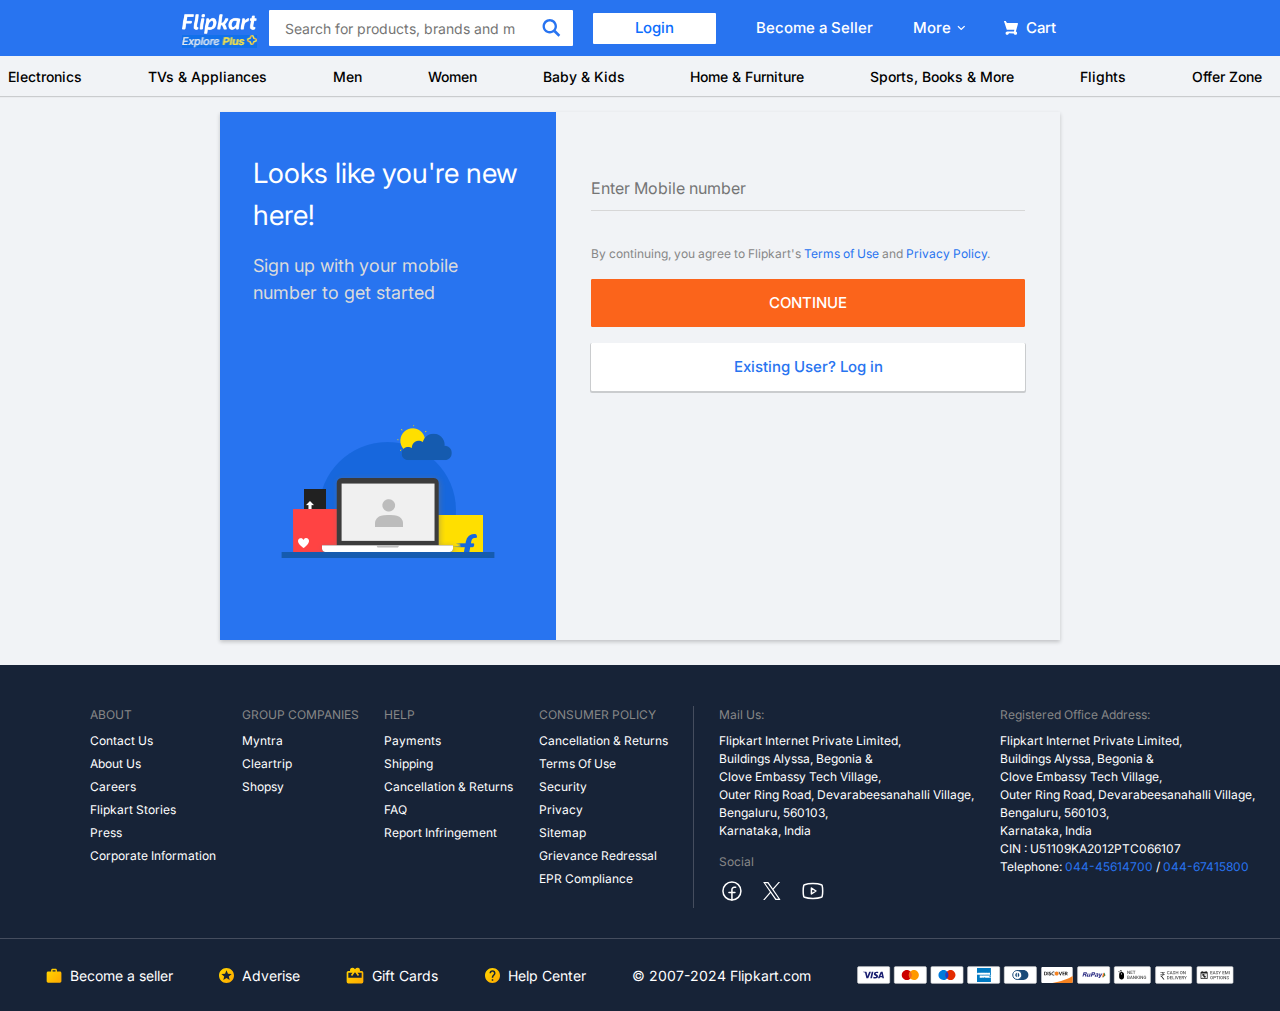
<file: pages/signup/index.html>
<!DOCTYPE html>
<html lang="en">
	<head>
		<meta charset="utf-8">
		<meta name="viewport" content="width=device-width, initial-scale=1.0">
		<title>Online Shopping India | Buy Mobiles, Electronics, Appliances, Clothing and More Online at Flipkart.com</title>
		<link rel="icon" type="image/x-icon" href="../../favicon.ico">
		<link href="https://fonts.googleapis.com/css?family=Inter:400,500" rel="stylesheet">
		<link href="../../css/bootstrap.min.css" rel="stylesheet">
		<link rel="stylesheet" href="./css/styles.css">
		<script src="../../js/049c79d66f.js"></script>
	</head>

	<body>
		<header>
			<nav class="w-100 d-flex fixed-top">
				<div class="container-fluid d-flex p-0">
					<div class="d-flex align-items-center">
						<div style="width: 182px;"></div>
						<div class="flipkart-logo-section d-flex flex-column">
							<a href="#"><img class="flipkart-logo" src="../../assets/images/flipkart-text.png" alt="Flipkart Logo"></a>
							<a href="#"><img class="flipkart-plus-logo" src="../../assets/images/flipkart-plus-logo.png" alt="Flipkart plus logo"></a>
						</div>
						<div class="searchbar d-flex">
							<form class="d-flex align-items-center justify-content-between">
								<div class="search-input">
									<input type="text" name="search-term" id="search-term" placeholder="Search for products, brands and more">
								</div>
								<button class="search-button" type="submit">
									<svg width="20" height="20" viewBox="0 0 17 18" class="" xmlns="http://www.w3.org/2000/svg"><g fill="#2874F1" fill-rule="evenodd"><path class="EwE-Fa" d="m11.618 9.897l4.225 4.212c.092.092.101.232.02.313l-1.465 1.46c-.081.081-.221.072-.314-.02l-4.216-4.203"></path><path class="EwE-Fa" d="m6.486 10.901c-2.42 0-4.381-1.956-4.381-4.368 0-2.413 1.961-4.369 4.381-4.369 2.42 0 4.381 1.956 4.381 4.369 0 2.413-1.961 4.368-4.381 4.368m0-10.835c-3.582 0-6.486 2.895-6.486 6.467 0 3.572 2.904 6.467 6.486 6.467 3.582 0 6.486-2.895 6.486-6.467 0-3.572-2.904-6.467-6.486-6.467"></path></g></svg>
								</button>
							</form>
						</div>
						<div class="nav-login-btn d-flex align-items-center justify-content-around">
							<a href="#">Login</a>
						</div>
						<div class="nav-becomeseller-btn nav-white-btn d-flex align-items-center justify-content-around">
							<a href="#">Become a Seller</a>
						</div>
						<div class="nav-more-btn nav-white-btn d-flex align-items-center justify-content-around gap-2">
							<a href="#">More</a>
							<svg width="4.7" height="8" viewBox="0 0 16 27" xmlns="http://www.w3.org/2000/svg" class="Wto0b0"><path d="M16 23.207L6.11 13.161 16 3.093 12.955 0 0 13.161l12.955 13.161z" fill="#fff" class="-dC5Le"></path></svg>
						</div>
						<div class="nav-cart-btn nav-white-btn d-flex align-items-center justify-content-around gap-2">
							<svg width="14" height="14" viewBox="0 0 16 16" xmlns="http://www.w3.org/2000/svg"><path class="cziJ98" d="M15.32 2.405H4.887C3 2.405 2.46.805 2.46.805L2.257.21C2.208.085 2.083 0 1.946 0H.336C.1 0-.064.24.024.46l.644 1.945L3.11 9.767c.047.137.175.23.32.23h8.418l-.493 1.958H3.768l.002.003c-.017 0-.033-.003-.05-.003-1.06 0-1.92.86-1.92 1.92s.86 1.92 1.92 1.92c.99 0 1.805-.75 1.91-1.712l5.55.076c.12.922.91 1.636 1.867 1.636 1.04 0 1.885-.844 1.885-1.885 0-.866-.584-1.593-1.38-1.814l2.423-8.832c.12-.433-.206-.86-.655-.86" fill="#fff"></path></svg>
							<a href="#">Cart</a>
						</div>
					<div>
				<div>
			</nav>
		</header>

		<main class="w-100">
			<div class="category-selector">
				<div class="categories d-flex">
					<div class="category">
						<span>Electronics</span>
						<i class="fa-solid fa-angle-down"></i>
					</div>
					<div class="category">
						<span>TVs & Appliances</span>
						<i class="fa-solid fa-angle-down"></i>
					</div>
					<div class="category">
						<span>Men</span>
						<i class="fa-solid fa-angle-down"></i>
					</div>
					<div class="category">
						<span>Women</span>
						<i class="fa-solid fa-angle-down"></i>
					</div>
					<div class="category">
						<span>Baby & Kids</span>
						<i class="fa-solid fa-angle-down"></i>
					</div>
					<div class="category">
						<span>Home & Furniture</span>
						<i class="fa-solid fa-angle-down"></i>
					</div>
					<div class="category">
						<span>Sports, Books & More</span>
						<i class="fa-solid fa-angle-down"></i>
					</div>
					<div class="category">
						<span>Flights</span>
					</div>
					<div class="category">
						<span>Offer Zone</span>
					</div>
				</div>
			</div>

			<div class="signup-content">
				<div class="signup-left d-flex flex-column">
					<span class="signup-header">Looks like you're new here!</span>
					<span class="signup-description">Sign up with your mobile number to get started</span>
				</div>
				<div class="signup-right">
					<form class="d-flex flex-column">
						<input class="signup-input" name="signup-id" id="signup-id" type="text" placeholder="Enter Mobile number">
						<span class="form-msg">
							By continuing, you agree to Flipkart's
							<a href="#">Terms of Use</a>
							and
							<a href="#">Privacy Policy</a>.
						</span>
						<button class="signup-btn" type="submit">CONTINUE</button>
						<button class="login-btn">Existing User? Log in</button>
					</form>
				</div>
			</div>

			<footer>
				<div class="footer-top">
					<div class="footer-top-item">
						<span class="footer-item-title">ABOUT</span>
						<a href="#">Contact Us</a>
						<a href="#">About Us</a>
						<a href="#">Careers</a>
						<a href="#">Flipkart Stories</a>
						<a href="#">Press</a>
						<a href="#">Corporate Information</a>
					</div>
					<div class="footer-top-item">
						<span class="footer-item-title">GROUP COMPANIES</span>
						<a href="#">Myntra</a>
						<a href="#">Cleartrip</a>
						<a href="#">Shopsy</a>
					</div>
					<div class="footer-top-item">
						<span class="footer-item-title">HELP</span>
						<a href="#">Payments</a>
						<a href="#">Shipping</a>
						<a href="#">Cancellation & Returns</a>
						<a href="#">FAQ</a>
						<a href="#">Report Infringement</a>
					</div>
					<div class="footer-top-item">
						<span class="footer-item-title">CONSUMER POLICY</span>
						<a href="#">Cancellation & Returns</a>
						<a href="#">Terms Of Use</a>
						<a href="#">Security</a>
						<a href="#">Privacy</a>
						<a href="#">Sitemap</a>
						<a href="#">Grievance Redressal</a>
						<a href="#">EPR Compliance</a>
					</div>
					<div class="footer-top-item">
						<span class="footer-item-title">Mail Us:</span>
						<p>Flipkart Internet Private Limited,</p>
						<p>Buildings Alyssa, Begonia &</p>
						<p>Clove Embassy Tech Village,</p>
						<p>Outer Ring Road, Devarabeesanahalli Village,</p>
						<p>Bengaluru, 560103,</p>
						<p>Karnataka, India</p>
						<span class="footer-item-title">Social</span>
						<div class="footer-social-media-icons">
							<a href="#"><img src="../../assets/images/facebook-logo.svg" alt="Facebook logo"></a>
							<a href="#"><img src="../../assets/images/twitter-logo.svg" alt="Twitter logo"></a>
							<a href="#"><img src="../../assets/images/youtube-logo.svg" alt="Youtube logo"></a>
						</div>
					</div>
					<div class="footer-top-item">
						<span class="footer-item-title">Registered Office Address:</span>
						<p>Flipkart Internet Private Limited,</p>
						<p>Buildings Alyssa, Begonia &</p>
						<p>Clove Embassy Tech Village,</p>
						<p>Outer Ring Road, Devarabeesanahalli Village,</p>
						<p>Bengaluru, 560103,</p>
						<p>Karnataka, India</p>
						<p>CIN : U51109KA2012PTC066107</p>
						<p class="tel-links">Telephone: <a href="tel:044-45614700">044-45614700</a> / <a href="044-67415800">044-67415800</a></p>
					</div>
				</div>

				<div class="footer-bottom">
					<div class="footer-bottom-item">
						<img src="../../assets/images/suitcase-icon.svg" alt="Suitcase icon">
						<a href="#"><span>Become a seller</span></a>
					</div>
					<div class="footer-bottom-item">
						<img src="../../assets/images/star-circle-icon.svg" alt="Star icon">
						<a href="#"><span>Adverise</span></a>
					</div>
					<div class="footer-bottom-item">
						<img src="../../assets/images/gift-icon.svg" alt="Gift icon">
						<a href="#"><span>Gift Cards</span></a>
					</div>
					<div class="footer-bottom-item">
						<img src="../../assets/images/question-circle-icon.svg" alt="Question mark icon">
						<a href="#"><span>Help Center</span></a>
					</div>
					<div class="footer-bottom-item">
						<span>© 2007-2024 Flipkart.com</span>
					</div>
					<div class="footer-bottom-item">
						<img src="../../assets/images/payment-methods-icons.svg" alt="Icons of payment methods">
					</div>
				</div>
			</footer>
		</main>
		<script src="../../js/bootstrap.bundle.min.js"></script>
	</body>
</html>
</file>
<file: css/styles.css>
* {
	margin: 0;
	padding: 0;
}

html, body {
	/*width: 100%;*/
	/*min-width: 985px;*/
	overflow-x: hidden !important;
}

body, button, input, select, textarea {
	font-family: Inter, Helvetica, Arial, sans-serif;
	background-color: #f1f3f6;
}

nav {
	font-size: 16px;
	height: 56px;
	background-color: #fff;
	padding: 12px 28px;
	width: 100%;
}

.flipkart-logo {
	width: 160px;
	margin-right: 24px;
}

.searchbar {
	font-size: 17px;
	background-color: #f3fcff;
	border-radius: 8px;
	margin-left: 12px;
	height: 40px;
	width: 100%;
}

.search-input {
	width: 100%;
	padding-top: 5px;
}

.searchbar form {
	width: 100%;
}

.searchbar input {
	outline: none;
	border: none;
	padding-right: 16px;
	width: 100%;
	background-color: transparent;
}

.search-button {
	border: none;
	width: 42px;
	padding: 8px 8px 8px 12px;
	background-color: transparent;
}

.nav-btn {
	display: flex;
	align-items: center;
	padding: 20px 10px;
	margin: 0 15px;
	gap: 6px;
	border-radius: 10px;
	white-space: nowrap;
	cursor: pointer;
}

.nav-btn img {
	width: 24px;
}

.login-btn:hover {
	color: #fff;
	background-color: rgb(42, 85, 229);
}

.login-btn:hover img {
	filter: invert(100%) sepia(100%) saturate(0%) hue-rotate(220deg) brightness(103%) contrast(102%);
}

.login-btn:hover img:last-of-type {
	transform: rotate(180deg);
}

.login-btn:hover img:last-child {
	transition-duration: 0.3s;
}

.login-btn img:last-child {
	width: 12px;
}

.more-btn {
	border: 1px solid transparent;
}

.more-btn:hover {
	border: 1px solid #d7d7d7;
}

main {
	margin-top: 65px;
}

.categories {
	display: flex;
	justify-content: space-between;
	background-color: #fff;
	overflow-x: auto;
}

.category {
	padding: 16px;
	align-items: center;
	font-size: 14px;
	font-weight: 500;
	text-align: center;
	cursor: pointer;
}

.category:first-child {
	padding: 16px 16px 16px 24px;
}

.category:last-child {
	padding: 16px 24px 16px 16px;
}

.under-300 {
	display: flex;
	background-color: #fff;
	margin-top: 15px;
	overflow-x: auto;
}

.under-300-header {
	display: flex;
	align-items: center;
	justify-content: space-between;
	font-size: 19px;
	font-weight: 500;
	padding: 16px;
	cursor: pointer;
}

.under-300-header i {
	font-size: 22px;
	color: rgb(42, 85, 229);
}

.under-300-items {
	display: flex;
	gap: 15px;
}

.under-300-item {
	display: flex;
	flex-direction: column;
	align-items: center;
	padding: 6px 26px;
	border: 0.1rem solid #dfdfdf;
	border-radius: 4px;
	font-size: 14px;
	cursor: pointer;
}

.under-300-img img {
	height: 186px;
	transition: transform .2s;
}

.under-300-item:hover .under-300-img {
	transform: scale(1.04);
}

.under-300-offer img {
	width: 200px;
}

.row-1 {
	display: flex;
	width: 100%;
	margin: 25px 0;
}

.row-1-item img {
	width: 100%;
}

.row-2 {
	display: flex;
	width: 100%;
	margin: 15px 0;
	gap: 5px;
}

.row-2-item img {
	width: 100%;
}

.elec-deals-content {
	overflow-x: auto;
}

.elec-deals-header {
	display: flex;
	align-items: center;
	justify-content: space-between;
	font-size: 19px;
	font-weight: 500;
	padding: 16px;
	cursor: pointer;
}

.elec-deals-header i {
	font-size: 22px;
	color: rgb(42, 85, 229);
}

.elec-deals-items {
	display: flex;
	gap: 15px;
}

.elec-deals-item {
	display: flex;
	flex-direction: column;
	align-items: center;
	padding: 6px 10px;
	border: 0.1rem solid #dfdfdf;
	border-radius: 4px;
	font-size: 14px;
	cursor: pointer;
}

.elec-deals-img img {
	height: 130px;
	transition: transform .2s;
}

.elec-deals-item:hover .under-300-img {
	transform: scale(1.04);
}

.elec-deals-offer img {
	width: 200px;
}

footer {
	margin-top: 25px;
	color: #fff;
	background-color: #212121;
	border-top: 1px solid #172337;
}

.footer-top {
	margin-left: 65px;
	padding-top: 40px;
	padding-bottom: 30px;
	display: flex;
	justify-content: space-evenly;
}

.footer-top div:nth-of-type(5) {
	padding-left: 25px;
	border-left: 0.1rem solid #454d5e;;
}

.footer-top-item {
	font-size: 12px;
	display: flex;
	flex-direction: column;
}

.footer-top-item a {
	text-decoration: none;
	margin-bottom: 5px;
	color: #fff;
}

.footer-top-item a:hover {
	text-decoration: underline;
}

.footer-top-item p {
	margin-bottom: 0;
}

.footer-top-item .footer-item-title:nth-of-type(2) {
	margin-top: 13px;
}

.footer-item-title {
	color: #878787;
	margin-bottom: 8px;
}

.footer-social-media-icons {
	display: flex;
	gap: 16px;
}

.tel-links a {
	color: rgb(40, 116, 240);
}

.tel-links a:hover {
	text-decoration: none;
}

.footer-bottom {
	font-size: 12px;
	display: flex;
	align-items: center;
	justify-content: space-evenly;
	border-top: 0.1rem solid #454d5e;
	height: 73px;
	white-space: nowrap;
}

.footer-bottom-item {
	display: flex;
	align-items: center;
	gap: 8px;
}

.footer-bottom-item a {
	color: #fff;
	text-decoration: none;
}

.footer-bottom-item img:not(:last-child) {
	width: 11px;
}

@media (max-width: 1192px) {
	.cart-btn span, .seller-btn span {
		display: none;
	}

	.nav-btn {
		padding: 20px 0;
		margin: 0 15px;
	}
}
</file>
<file: pages/cart/css/styles.css>
* {
	margin: 0;
	padding: 0;
}

html, body{
	margin: 0;
	padding: 0;
	width: 100%;
	min-width: 985px;
	overflow-x: hidden !important;
}

body, button, input, select, textarea {
	font-family: Inter, Helvetica, Arial, sans-serif;
	background-color: #f1f3f6;
}

nav {
	height: 56px;
	background-color: #2874f0;
}

.nav-left-pad {
	width: 182px;
}

.flipkart-logo-section a {
	height: 18px;
}

.flipkart-logo {
	width: 75px;
}

.flipkart-plus-logo {
	width: 75px;
}

.flipkart-plus-icon {
	width: 10px;
}

.searchbar {
	background-color: rgb(255, 255, 255);
	border-radius: 1px;
	margin-left: 12px;
	margin-right: 200px;
	font-size: 14px;
	height: 36px;
	width: 334px;
}

.searchbar input {
	outline: none;
	border: none;
	padding-left: 16px;
	padding-right: 16px;
	width: 292px;
	background-color: transparent;
}

.search-button {
	border: none;
	width: 42px;
	background-color: transparent;
}

.nav-account-btn img {
	transform: rotate(-90deg);
}

.nav-white-btn {
	color: #fff;
	margin-left: 20px;
	margin-right: 20px;
}

.nav-white-btn a {
	color: #fff;
	text-decoration: none;
	font-size: 15px;
	font-weight: 500;
}

.dropdown-icon {
	transform: rotate(-90deg);
}

main {
	padding-top: 56px;
}

.content {
	display: flex;
	padding: 8px;
	margin: 16px 45px;
}

.content > div {
	border-radius: 1px;
}

.content-left {
	width: 900px;
	margin-right: 15px;
	background-color: #fff;
	box-shadow: 0 1px 1px 0 rgba(0, 0, 0, .16), 0 -1px 2px 0 rgba(0, 0, 0, .16);
	border-radius: 4px;
}

.saved-addresses {
	padding: 12px 16px;
	font-size: 13px;
	display: flex;
	align-items: center;
	justify-content: space-between;
}

.pincode-btn button {
	font-size: 13px;
	font-weight: 500;
	color: #2874f0;
	padding: 10px 16px;
	border: 1px solid rgb(224, 224, 224);
	border-radius: 4px;
	background-color: #fff;
}

.cart-prod {
	padding: 24px;
	border-top: 0.05rem solid #e3e3e3;
}

.prod-top {
	display: flex;
}

.prod-top-left img {
	width: 112px;
	margin: 20px 0;
}

.prod-top-middle {
	padding: 0 24px 12px 24px;
	display: flex;
	flex-direction: column;
}

.prod-name {
	font-size: 15px;
	text-decoration: none;
	color: #212121;
	width: 380px;
	overflow: hidden;
	text-overflow: ellipsis;
	white-space: nowrap;
}

.prod-details {
	color: #878787;
	font-size: 13px;
}

.seller-name {
	font-size: 13px;
	color: #878787;
	font-weight: 400;
}

.flipkart-assured-logo {
	width: 55px;
}

.prod-top-middle div:last-child {
	margin-top: 18px;
}

.orig-price {
	font-size: 13px;
	font-weight: 500;
	color: #878787;
	text-decoration: line-through;
	margin: 0 10px 0 0;
}

.sale-price {
	font-size: 17px;
	font-weight: 500;
	margin: 0 8px 0 0;
}

.discount-percent {
	font-size: 13px;
	font-weight: 500;
	color: #388e3c;
	margin: 0 10px 0 0;
}

.offers {
	font-size: 13px;
	font-weight: 500;
	color: #388e3c;
	cursor: pointer;
}

.prod-top-right {
	font-size: 13px;
}

.orig-deliv-charge {
	color: #717478;
	text-decoration: line-through;
}

.curr-deliv-charge {
	color: #388e3c;
}

.product-bottom {
	display: flex;
	align-items: center;
	font-size: 15px;
	gap: 22px;
}

.product-bottom a {
	text-decoration: none;
	color: #212121;
	font-weight: 500;
}

.product-bottom a:hover {
	color: #2874f0;
}

.decrement-btn, .increment-btn {
	padding: 0 8px;
	border: 0.1rem solid #c2c2c2;
	border-radius: 25px;
	margin: 0 1px;
}

.prod-count {
	width: 45px;
	text-align: center;
	border: 0.1rem solid #c2c2c2;
	outline: none;
}

.order-btn-section {
	display: flex;
	flex-direction: row-reverse;
	padding: 18px 22px;
	box-shadow: 0 1px 1px 0 rgba(0, 0, 0, .16), 0 -1px 2px 0 rgba(0, 0, 0, .16);
	/*position: sticky;
	bottom: 0px;
	height: 200px;*/
}

.order-btn {
	color: #fff;
	background-color: #fb641b;
	border: none;
	font-size: 15px;
	font-weight: 500;
	padding: 14px 65px;
	border-radius: 2px;
}

.content-right {
	width: 435px;
	background-color: #fff;
	box-shadow: 0 1px 1px 0 rgba(0, 0, 0, .16), 0 -1px 2px 0 rgba(0, 0, 0, .16);
	height: 310px;
}

.content-right-top {
	border-bottom: 1px solid #f0f0f0;
	padding: 13px 24px;
	color: #878787;
	font-size: 15px;
	font-weight: 500;
	text-transform: uppercase;
}

.content-right-bottom {
	padding: 0 24px;
}

.content-right-bottom div {
	margin: 8px 0;
}

.green {
	color: #388e3c;
}

.content-right-bottom > div:not(:last-child) {
	border-bottom: 1px dashed #e0e0e0;
}

.content-right-bottom-1 {
	font-size: 15px;
	color: #212121;
}

.content-right-bottom-1 > div, .content-right-bottom-2 {
	display: flex;
	justify-content: space-between;
}

.delivery-charges div div:nth-of-type(1) {
	color: #717478;
}

.line-through {
	text-decoration: line-through;
	color: #717478;
}

.content-right-bottom-2 {
	font-size: 17px;
	font-weight: 500;
}

.content-right-bottom-3 {
	font-size: 15px;
	font-weight: 500;
}

.content-right-end {
	display: flex;
	padding: 18px;
	margin-top: 40px;
	font-size: 13px;
	font-weight: 500;
	color: #878787;
	gap: 10px;
}

.secure-sign-icon {
	width: 25px;
}

footer {
	margin-top: 25px;
	padding: 25px 90px;
	color: rgb(86, 86, 86);
	border-top: 1px solid #ddd;
	font-size: 14px;
	font-weight: 300;
	display: flex;
	gap: 10px;
	justify-content: space-between;
}

footer a {
	text-decoration: none;
}

.footer-left a {
	color: inherit;
}
</file>
<file: pages/contact/css/styles.css>
* {
	margin: 0;
	padding: 0;
}

html, body{
	margin: 0;
	padding: 0;
	width: 100%;
	min-width: 985px;
	overflow-x: hidden !important;
}

body, button, input, select, textarea {
	font-family: Inter, Helvetica, Arial, sans-serif;
	background-color: #f1f3f6;
}

nav {
	height: 56px;
	background-color: #2874f0;
}

.nav-left-pad {
	width: 182px;
}

.flipkart-logo-section a {
	height: 18px;
}

.flipkart-logo {
	width: 75px;
}

.flipkart-plus-logo {
	width: 75px;
}

.flipkart-plus-icon {
	width: 10px;
}

.nav-heading-section {
	width: 330px;
	padding: 10px;
}

.nav-heading-text {
	color: white;
	font-weight: 500;
	padding-left: 8px;
	border-left: 1px solid white;
}

.nav-login-btn {
	font-size: 15px;
	margin-left: 20px;
	margin-right: 20px;
	width: 123px;
	height: 31px;
	background-color: rgb(255, 255, 255);
	border-radius: 1px;
}

.nav-login-btn a {
	text-decoration: none;
	font-weight: 500;
}

.nav-becomeseller-btn {
	white-space: nowrap;
}

.nav-more-btn img {
	transform: rotate(-90deg);
}

.nav-cart-btn i {
	font-size: 14px;
}

.nav-white-btn {
	color: #fff;
	margin-left: 20px;
	margin-right: 20px;
}

.nav-white-btn a {
	color: #fff;
	text-decoration: none;
	font-size: 15px;
	font-weight: 500;
}

main {
	padding-top: 56px;
}

.category-selector {
	color: rgb(0, 0, 0);
	font-size: 14px;
	font-weight: 500;
	height: 40px;
	box-shadow: 0 1px 1px 0 rgba(0, 0, 0, .16);
	display: flex;
	align-items: center;
	justify-content: space-evenly;
	white-space:  nowrap;
}

.categories {
	gap: 18px;
	padding-left: 8px;
	padding-right: 18px;
}

.categories div {
	gap: 1px;
}

.categories div i {
	font-size: 10px;
	color: #bfbfbf;
}

.category:hover {
	color: #2874f0;
	cursor: pointer;
}

.category:hover .category i {
	transform: rotate(-90deg);
	color: red;
}

.content {
	padding: 14px 83px 40px 83px;
}

.content-top h2 {
	font-size: 17px;
	font-weight: 700;
}

.content-top p {
	font-size: 11px;
	color: #878787;
	line-height: 1.6;
}

.content-middle {
	display: flex;
}

.content-middle-left {
	width: 25%;
	height: 560px;
	overflow-y: scroll;
	background-color: #fff;
	box-shadow: 0 1px 1px 0 rgba(0, 0, 0, .16);
}

.content-middle-left-section-heading {
	font-size: 11px;
	font-weight: bold;
	padding: 22px 16px 0 32px;
	margin-bottom: 14px;
}

.content-middle-left div:not(.content-middle-left-section-heading):not(.content-middle-sep) {
	font-size: 13px;
	padding: 13px 48px;
}

.content-middle-left div:not(.content-middle-left-section-heading):not(.content-middle-sep):hover {
	color: #2874f0;
	cursor: pointer;
}

.content-middle-sep {
	padding: 0;
	margin-top: 10px;
}

.content-middle-right {
	width: 75%;
}

.content-middle-right > div {
	padding: 16px 19px;
	margin-left: 15px;
	margin-bottom: 8px;
	background-color: #fff;
	box-shadow: 0 1px 1px 0 rgba(0, 0, 0, .16);
}

.helpcentre-section {
	color: grey;
	font-size: 11px;
	display: flex;
	align-items: center;
}

.helpcentre-section span:hover {
	color: #2874f0;
	cursor: pointer;
}

.items-issue-section span {
	font-size: 17px;
}

.issues-section-heading {
	font-size: 17px
	padding: 16px 0 8px 0;
	margin: 4px 0;
}

.issue {
	padding: 16px 0;
	display: flex;
	cursor: pointer;
}

.issue-heading {
	font-size: 13px;
}

.issue-description {
	font-size: 11px;
	color: #878787;
	margin-top: 5px;
}

.issue-right {
	margin-left: auto;
	font-size: 12px;
}

.reachout {
	font-size: 11px;
	font-weight: 500;
	color: grey;
	margin-left: 33px;
}

.reachout a {
	color: #2874f0;
	text-decoration: none;
}

.content-bottom {
	padding: 20px 25px 0 25px;
	background-color: #fff;
	border-top: 0.1rem solid #e7e7e7;
}

.content-bottom-item span {
	font-size: 11px;
	font-weight: 500;
	color: #838383;
}

.content-bottom-item p {
	font-size: 11px;
	color: #878787;
}

.content-bottom-item a {
	text-decoration: none;
	color: #2874f0;
}

footer {
	margin-top: 25px;
	color: #fff;
	background-color: #172337;
	border-top: 1px solid #172337;
}

.footer-top {
	margin-left: 65px;
	padding-top: 40px;
	padding-bottom: 30px;
	display: flex;
	justify-content: space-evenly;
}

.footer-top div:nth-of-type(5) {
	padding-left: 25px;
	border-left: 0.1rem solid #454d5e;;
}

.footer-top-item {
	font-size: 12px;
	display: flex;
	flex-direction: column;
}

.footer-top-item a {
	text-decoration: none;
	margin-bottom: 5px;
	color: #fff;
}

.footer-top-item a:hover {
	text-decoration: underline;
}

.footer-top-item p {
	margin-bottom: 0;
}

.footer-top-item .footer-item-title:nth-of-type(2) {
	margin-top: 13px;
}

.footer-item-title {
	color: #878787;
	margin-bottom: 8px;
}

.footer-social-media-icons {
	display: flex;
	gap: 16px;
}

.tel-links a {
	color: rgb(40, 116, 240);
}

.tel-links a:hover {
	text-decoration: none;
}

.footer-bottom {
	font-size: 14px;
	display: flex;
	align-items: center;
	justify-content: space-evenly;
	border-top: 0.1rem solid #454d5e;
	height: 73px;
	white-space: nowrap;
}

.footer-bottom-item {
	display: flex;
	align-items: center;
	gap: 8px;
}

.footer-bottom-item a {
	color: #fff;
	text-decoration: none;
}


@media (min-width: 1140px) {
	.category-selector, .categories {
		width: 100%;
	}

	.categories {
		justify-content: space-between;
	}
}
</file>
<file: pages/login/css/styles.css>
* {
	margin: 0;
	padding: 0;
}

html, body{
	margin: 0;
	padding: 0;
	width: 100%;
	min-width: 985px;
	overflow-x: hidden !important;
}

body, button, input, select, textarea {
	font-family: Inter, Helvetica, Arial, sans-serif;
	background-color: #f1f3f6;
}

nav {
	height: 56px;
	background-color: #2874f0;
}

.nav-left-pad {
	width: 182px;
}

.flipkart-logo-section a {
	height: 18px;
}

.flipkart-logo {
	width: 75px;
}

.flipkart-plus-logo {
	width: 75px;
}

.flipkart-plus-icon {
	width: 10px;
}

.searchbar {
	background-color: rgb(255, 255, 255);
	border-radius: 1px;
	margin-left: 12px;
	font-size: 14px;
	height: 36px;
	width: 304px;
}

.searchbar input {
	outline: none;
	border: none;
	padding-left: 16px;
	padding-right: 16px;
	width: 262px;
	background-color: transparent;
}

.search-button {
	border: none;
	width: 42px;
	background-color: transparent;
}

.nav-login-btn {
	font-size: 15px;
	margin-left: 20px;
	margin-right: 20px;
	width: 123px;
	height: 31px;
	background-color: rgb(255, 255, 255);
	border-radius: 1px;
}

.nav-login-btn a {
	text-decoration: none;
	font-weight: 500;
}

.nav-becomeseller-btn {
	white-space: nowrap;
}

.nav-more-btn svg {
	transform: rotate(-90deg);
}

.nav-cart-btn i {
	font-size: 14px;
}

.nav-white-btn {
	color: #fff;
	margin-left: 20px;
	margin-right: 20px;
}

.nav-white-btn a {
	color: #fff;
	text-decoration: none;
	font-size: 15px;
	font-weight: 500;
}

main {
	padding-top: 56px;
}

.category-selector {
	color: rgb(0, 0, 0);
	font-size: 14px;
	font-weight: 500;
	height: 40px;
	max-width: ;
	box-shadow: 0 1px 1px 0 rgba(0, 0, 0, .16);
	display: flex;
	align-items: center;
	justify-content: space-evenly;
	white-space:  nowrap;
}

.categories {
	gap: 18px;
	padding-left: 8px;
	padding-right: 18px;
}

.categories div {
	gap: 1px;
}

.categories div i {
	font-size: 10px;
	color: #bfbfbf;
}

.category:hover {
	color: #2874f0;
	cursor: pointer;
}

.category:hover .category i {
	transform: rotate(-90deg);
	color: red;
}

.login-content {
	height: 528px;
	display: flex;
	width: 840px;
	margin-top: 16px;
	margin-right: auto;
	margin-left: auto;
	box-shadow: 0 2px 4px 0 rgba(0, 0, 0, 0.2);
}

.login-left {
	padding: 40px 33px;
	height: 100%;
	width: 336px;
	background-color: #2874f0;
	background-image: url(../../../assets/images/login-signup-bg.png);
	background-position: 50% 80%;
	background-repeat: no-repeat;
}

.login-header {
	font-size: 28px;
	color: #fff;
}

.login-description {
	font-size: 18px;
	color: #dbdbdb;
	font-weight: 400;
	margin-top: 16px;
}

.login-right {
	padding: 56px 35px;
	width: 504px;
}

.login-input {
	outline: none;
	border: none;
	border-bottom: 1px solid #d7d7d7;
	padding: 8px 10px 10px 0;
	margin-bottom: 34px;
	transition: 0.3s;
}

.login-input:focus, .login-input:not(:placeholder-shown) {
	border-bottom: 1px solid blue;
}

.form-msg {
	font-size: 12px;
	color: #878787;
}

.form-msg a {
	text-decoration: none;
	color: #2874f0;
}

.login-btn {
	color: #fff;
	font-size: 15px;
	font-weight: 500;
	background-color: #fb641b;
	border: 1px solid #fb641b;
	border-radius: 1px;
	height: 48px;
	margin-top: 16px;
}

.signup-link {
	font-size: 14px;
	margin-top: 260px;
	display: flex;
	justify-content: center;
}

.signup-link a {
	text-decoration: none;
	font-weight: 400;
}

footer {
	margin-top: 25px;
	color: #fff;
	background-color: #172337;
	border-top: 1px solid #172337;
}

.footer-top {
	margin-left: 65px;
	padding-top: 40px;
	padding-bottom: 30px;
	display: flex;
	justify-content: space-evenly;
}

.footer-top div:nth-of-type(5) {
	padding-left: 25px;
	border-left: 0.1rem solid #454d5e;;
}

.footer-top-item {
	font-size: 12px;
	display: flex;
	flex-direction: column;
}

.footer-top-item a {
	text-decoration: none;
	margin-bottom: 5px;
	color: #fff;
}

.footer-top-item a:hover {
	text-decoration: underline;
}

.footer-top-item p {
	margin-bottom: 0;
}

.footer-top-item .footer-item-title:nth-of-type(2) {
	margin-top: 13px;
}

.footer-item-title {
	color: #878787;
	margin-bottom: 8px;
}

.footer-social-media-icons {
	display: flex;
	gap: 16px;
}

.tel-links a {
	color: rgb(40, 116, 240);
}

.tel-links a:hover {
	text-decoration: none;
}

.footer-bottom {
	font-size: 14px;
	display: flex;
	align-items: center;
	justify-content: space-evenly;
	border-top: 0.1rem solid #454d5e;
	height: 73px;
	white-space: nowrap;
}

.footer-bottom-item {
	display: flex;
	align-items: center;
	gap: 8px;
}

.footer-bottom-item a {
	color: #fff;
	text-decoration: none;
}

@media (min-width: 1140px) {
	.category-selector, .categories {
		width: 100%;
	}

	.categories {
		justify-content: space-between;
	}
}
</file>
<file: pages/product-list/css/styles.css>
* {
	margin: 0;
	padding: 0;
}

html, body{
	margin: 0;
	padding: 0;
	width: 100%;
	min-width: 985px;
	overflow-x: hidden !important;
}

body, button, input, select, textarea {
	font-family: Inter, Helvetica, Arial, sans-serif;
	background-color: #f1f3f6;
}

nav {
	height: 56px;
	background-color: #2874f0;
}

.nav-left-pad {
	width: 182px;
}

.flipkart-logo-section a {
	height: 18px;
}

.flipkart-logo {
	width: 75px;
}

.flipkart-plus-logo {
	width: 75px;
}

.flipkart-plus-icon {
	width: 10px;
}

.searchbar {
	background-color: rgb(255, 255, 255);
	border-radius: 1px;
	margin-left: 12px;
	font-size: 14px;
	height: 36px;
	width: 304px;
}

.searchbar input {
	outline: none;
	border: none;
	padding-left: 16px;
	padding-right: 16px;
	width: 262px;
	background-color: transparent;
}

.search-button {
	border: none;
	width: 42px;
	background-color: transparent;
}

.nav-login-btn {
	font-size: 15px;
	margin-left: 20px;
	margin-right: 20px;
	width: 123px;
	height: 31px;
	background-color: rgb(255, 255, 255);
	border-radius: 1px;
}

.nav-login-btn a {
	text-decoration: none;
	font-weight: 500;
}

.nav-becomeseller-btn {
	white-space: nowrap;
}

.nav-more-btn svg {
	transform: rotate(-90deg);
}

.nav-cart-btn i {
	font-size: 14px;
}

.nav-white-btn {
	color: #fff;
	margin-left: 20px;
	margin-right: 20px;
}

.nav-white-btn a {
	color: #fff;
	text-decoration: none;
	font-size: 15px;
	font-weight: 500;
}

main {
	padding-top: 56px;
}

.category-selector {
	color: rgb(0, 0, 0);
	font-size: 14px;
	font-weight: 500;
	height: 40px;
	max-width: ;
	box-shadow: 0 1px 1px 0 rgba(0, 0, 0, .16);
	display: flex;
	align-items: center;
	justify-content: space-evenly;
	white-space:  nowrap;
}

.categories {
	gap: 18px;
	padding-left: 8px;
	padding-right: 18px;
}

.categories div {
	gap: 1px;
}

.categories div i {
	font-size: 10px;
	color: #bfbfbf;
}

.category:hover {
	color: #2874f0;
	cursor: pointer;
}

.category:hover .category i {
	transform: rotate(-90deg);
	color: red;
}

.content {
	padding: 8px;
}

.content-top {
	display: flex;
	gap: 8px;
}

.top-left {
	width: 270px;
}

.filters {
	box-shadow: 0 1px 1px 0 rgba(0, 0, 0, .16);
	width: 270px;
}

.filters > div {
	padding: 13px 15px;
	background-color: #fff;
	border-bottom: 0.1rem solid #e9e9e9;
}

.filters-heading {
	font-size: 18px;
	font-weight: 500;
}

.filters-category {
	display: flex;
	flex-direction: column;
	gap: 10px;
}

.filters-category span i {
	font-size: 10px;
}

.filters-category span:nth-of-type(1) {
	font-size: 11px;
	font-weight: 500;
}

.filters-category span:nth-of-type(2) {
	color: #878787;
	font-size: 13px;
}

.filters-category span:nth-of-type(3) {
	font-size: 13px;
	font-weight: 600;
	padding-left: 11px;
}

.filter {
	cursor: pointer;
}

.filter-heading {
	display: flex;
}

.filter-heading span {
	font-size: 13px;
	font-weight: 600;
	text-transform: uppercase;
}

.filter-heading i {
	margin-left: auto;
	font-size: 10px;
}

.help {
	display: flex;
	flex-direction: column;
	align-items: center;
	padding: 30px 0;
	gap: 1px;
	font-size: 14px;
}

.help span:nth-of-type(2) {
	color: #2874f0;
	font-size: 18px;
}

.help span i {
	font-size: 11px;
}

.help img {
	margin-top: 10px;
}

.top-right {
	width: 100%;
	background-color: #fff;
	padding: 15px 15px 0 15px;
}

.products-header {
	border-bottom: 0.1px solid #ededed;
}

.path {
	display: flex;
	font-size: 11px;
	color: grey;
	align-items: center;
	gap: 8px;
	margin-bottom: 8px;
}

.path span:hover {
	cursor: pointer;
	color: #2874f0;
}

.path i {
	font-size: 8px;
}

.results-index {
	font-size: 15px;
	font-weight: 600;
	margin-bottom: 5px;
}

.sort-by {
	display: flex;
	font-size: 13px;
	gap: 20px;
}

.sort-by span {
	font-weight: 600;
}

.sort-by * {
	padding-bottom: 5px;
}

.sort-by div {
	cursor: pointer;
}

.sort-by div.selected {
	color: #2874f0;
	border-bottom: 2px solid #2874f0;
	font-weight: bold;
}

.product {
	padding: 24px 0 30px 10px;
	display: flex;
	cursor: pointer;
	border-bottom: 0.1rem solid #e1e1e1;
}

.product:hover .product-name {
	cursor: pointer;
	color: #2874f0;
}

.product-left {
	display: flex;
	flex-direction: column;
	justify-content: space-between;
	width: 200px;
	font-size: 13px;
}

.product-left img {
	width: 200px;
	margin: 34px 0;
}

.product-middle {
	padding-left: 25px;
	padding-right: 25px;
	width: 60%;
}

.sponsored-badge {
	font-size: 12px;
	color: #bdbdbd;
}

.product-name {
	font-size: 17px;
	font-weight: 600;
	line-height: 1;
	margin: 5px 0;
}

.product-rating {
	display: flex;
	gap: 8px;
	font-size: 13px;
	font-weight: 600;
	color: #878787;
	margin-bottom: 18px;
	line-height: 1.6;
}

.rating {
	color: #fff;
	background-color: #388e3c;
	font-size: 11px;
	padding: 1px 5px;
	border-radius: 3px;
}

.rating img {
	width: 11px;
}

.product-details ul {
	padding-left: 20px;
	font-size: 14px;
}

.product-right {
	width: 300px;
	padding-right: 10px;
}

.buying-details {
	display: flex;
}

.price-details {
	display: flex;
	flex-direction: column;
}

.sale-price {
	font-size: 24px;
	font-weight: 600;
}

.orig-price {
	font-size: 13px;
	font-weight: 400;
	color: #878787;
	text-decoration: line-through;
}

.discount-percent {
	font-size: 13px;
	font-weight: 500;
	color: #388e3c;
}

.delivery-cost {
	font-size: 12px;
	font-weight: 400;
}

.flipkart-assured-logo img {
	height: 21px;
}

.save-extra-text {
	font-size: 12px;
	font-weight: 700;
	color: rgb(38, 165, 65);
}

.offer-text {
	font-size: 13px;
	font-weight: 400;
}

.page-number-section {
	display: flex;
	padding: 16px 10px;
	font-size: 13px;
	align-items: center;
	justify-content: space-between;
}

.bottom-nav {
	display: flex;
	font-weight: 600;
}

.page-number {
	padding: 7px 12px;
	border-radius: 15px;
	text-decoration: none;
	color: #212121;
}

.page-number.current-page {
	color: #fff;
	background-color: #2874f0;
}

.next-btn {
	text-transform: uppercase;
	text-decoration: none;
	margin-left: 20px;
}

.content-bottom {
	background-color: #fff;
	margin-top: 15px;
	box-shadow: 0 1px 1px 0 rgba(0, 0, 0, .16);
}

.content-bottom-heading {
	padding: 15px 20px;
	font-size: 19px;
	font-weight: 600;
}

.popular-product {
	display: flex;
	font-size: 13px;
	justify-content: space-between;
	gap: 15px;
	padding: 25px 0;
	border-top: 0.1rem solid #e7e7e7;
}

.popular-product-left {
	display: flex;
	width: 546px;
}

.popular-prod-image {
	margin: 0 20px;
}

.popular-prod-details {
	display: flex;
	flex-direction: column;
	gap: 6px;
}

.popular-prod-details div {
	display: flex;
}

.popular-prod-name {
	font-size: 17px;
	font-weight: 600;
}

.popular-prod-image img {
	width: 150px;
	margin: 14px 0;
}

.popular-product-rating {
	display: flex;
	gap: 8px;
	font-weight: 600;
	line-height: 1.6;
}

.popular-rating {
	display: flex;
	align-items: center;
	color: #fff;
	background-color: #388e3c;
	font-size: 11px;
	padding: 1px 5px;
	border-radius: 3px;
	gap: 3px;
}

.popular-rating img {
	width: 11px;
	height: 11px;
}
.review-text {
	margin: 12px 0;
}

.popular-prod-price {
	gap: 10px;
}

.popular-prod-sale-price {
	font-weight: 600;
}

.popular-prod-discount-percent {
	color: #878787;
}

.popular-product-middle {
	width: 400px;
}

.popular-product-middle div:last-child {
	font-size: 11px;
	gap: 10px;
}

.user-name {
	font-weight: 600;
}

.popular-product-middle i {
	font-size: 14px;
}

.popular-product-right {
	width: 400px;
}

footer {
	margin-top: 25px;
	color: #fff;
	background-color: #172337;
	border-top: 1px solid #172337;
}

.footer-top {
	margin-left: 65px;
	padding-top: 40px;
	padding-bottom: 30px;
	display: flex;
	justify-content: space-evenly;
}

.footer-top div:nth-of-type(5) {
	padding-left: 25px;
	border-left: 0.1rem solid #454d5e;;
}

.footer-top-item {
	font-size: 12px;
	display: flex;
	flex-direction: column;
}

.footer-top-item a {
	text-decoration: none;
	margin-bottom: 5px;
	color: #fff;
}

.footer-top-item a:hover {
	text-decoration: underline;
}

.footer-top-item p {
	margin-bottom: 0;
}

.footer-top-item .footer-item-title:nth-of-type(2) {
	margin-top: 13px;
}

.footer-item-title {
	color: #878787;
	margin-bottom: 8px;
}

.footer-social-media-icons {
	display: flex;
	gap: 16px;
}

.tel-links a {
	color: rgb(40, 116, 240);
}

.tel-links a:hover {
	text-decoration: none;
}

.footer-bottom {
	font-size: 14px;
	display: flex;
	align-items: center;
	justify-content: space-evenly;
	border-top: 0.1rem solid #454d5e;
	height: 73px;
	white-space: nowrap;
}

.footer-bottom-item {
	display: flex;
	align-items: center;
	gap: 8px;
}

.footer-bottom-item a {
	color: #fff;
	text-decoration: none;
}

.faded {
	color: #878787;
}

@media (min-width: 1140px) {
	.category-selector, .categories {
		width: 100%;
	}

	.categories {
		justify-content: space-between;
	}
}
</file>
<file: pages/product/css/styles.css>
* {
	margin: 0;
	padding: 0;
	--border-color: #ededed;
}

html, body{
	margin: 0;
	padding: 0;
	width: 100%;
	min-width: 985px;
	overflow-x: hidden !important;
}

body, button, input, select, textarea {
	font-family: Inter, Helvetica, Arial, sans-serif;
	background-color: #f1f3f6;
}

a {
	text-decoration: none;
}

nav {
	height: 56px;
	background-color: #2874f0;
}

.nav-desktop {
	display: flex;
}

.nav-mobile div, .content-mobile {
	display: none;
}

.nav-left-pad {
	width: 182px;
}

.flipkart-logo-section a {
	height: 18px;
}

.flipkart-logo {
	width: 75px;
}

.flipkart-plus-logo {
	width: 75px;
}

.flipkart-plus-icon {
	width: 10px;
}

.searchbar {
	background-color: rgb(255, 255, 255);
	border-radius: 1px;
	margin-left: 12px;
	font-size: 14px;
	height: 36px;
	width: 304px;
}

.searchbar input {
	outline: none;
	border: none;
	padding-left: 16px;
	padding-right: 16px;
	width: 262px;
	background-color: transparent;
}

.search-button {
	border: none;
	width: 42px;
	background-color: transparent;
}

.nav-login-btn {
	font-size: 15px;
	margin-left: 20px;
	margin-right: 20px;
	width: 123px;
	height: 31px;
	background-color: rgb(255, 255, 255);
	border-radius: 1px;
}

.nav-login-btn a {
	font-weight: 500;
}

.nav-becomeseller-btn {
	white-space: nowrap;
}

.nav-more-btn svg {
	transform: rotate(-90deg);
}

.nav-cart-btn i {
	font-size: 14px;
}

.nav-white-btn {
	color: #fff;
	margin-left: 20px;
	margin-right: 20px;
}

.nav-white-btn a {
	color: #fff;
	font-size: 15px;
	font-weight: 500;
}

main {
	padding-top: 56px;
}

.category-selector {
	color: rgb(0, 0, 0);
	font-size: 14px;
	font-weight: 500;
	height: 40px;
	box-shadow: 0 1px 1px 0 rgba(0, 0, 0, .16);
	display: flex;
	align-items: center;
	justify-content: space-evenly;
	white-space:  nowrap;
	background-color: #fff;
	margin-bottom: 1px;
}

.categories {
	gap: 18px;
	padding-left: 8px;
	padding-right: 18px;
}

.categories div {
	gap: 1px;
}

.categories div i {
	font-size: 10px;
	color: #bfbfbf;
}

.category:hover {
	color: #2874f0;
	cursor: pointer;
}

.category:hover .category i {
	transform: rotate(-90deg);
	color: red;
}

.content {
	display: flex;
	flex-direction: column;
	width: 100%;
	background-color: #fff;
	box-shadow: 0 1px 1px 0 rgba(0, 0, 0, .16);
}

.product-section {
	width: 100%;
	display: flex;
	padding: 16px;
	position: sticky;
	top: 0;
}

.product-gallery {
	display: flex;
	width: 70%;
}

.sidebar {
	width: 14%;
	border: 0.1rem solid #e9e9e9;
}

.sidebar > div {
	padding: 5px;
	border-bottom: 0.1rem solid #e9e9e9;
}

.sidebar > div:hover {
	cursor: pointer;
	border: 0.15rem solid #2874f0;
}

.sidebar > div:first-child {
	padding: 15px 5px;
}

.sidebar div.active {
	border: 0.15rem solid #2874f0;
}

.sidebar img {
	width: 100%;
}

.product-view {
	width: 100%;
	display: flex;
	flex-direction: column;
}

.product-image {
	width: 100%;
	padding: 100px 15px;
}

.product-image img {
	width: 100%;
}

.product-buttons {
	display: flex;
	gap: 7px;
}

.product-btn {
	width: 50%;
	padding: 18px 8px;
	font-size: 14px;
	font-weight: 500;
	color: #fff;
	border: none;
	border-radius: 2px;
	white-space: nowrap;
}

.add-to-cart-btn {
	background-color: #ff9f00;
}

.buy-now-btn {
	background-color: #fb641b;
}

.product-details {
	display: flex;
	flex-direction: column;
	padding: 0 20px;
	/* To add scrolling to right section while keeping left section stationary */
	height: calc(100vh - 96px);
	overflow-y: scroll;
	overflow-x: hidden;
}

/* To hide scrollbar on right side */
.product-details::-webkit-scrollbar {
	display: none;
}

.path {
	font-size: 11px;
	color: grey;
	display: flex;
	align-items: center;
}

.path span:hover {
	cursor: pointer;
	color: rgb(13 110 253);
}

.path > i {
	font-size: 8px;
	margin: 0 5px;
}

.path div {
	font-size: 13px;
	margin-left: auto;
}

.path div:hover {
	color: blue;
}

.path div:hover i {
	color: blue;
}

.path div > i {
	color: #c5c5c5;
}

.product-name {
	margin: 8px 0 3px;
	font-size: 16px;
}

.product-hashtag {
	color: grey;
	font-size: 17px;
}

.rating-section {
	display: flex;
	align-items: center;
	gap: 10px;
	margin: 5px 0;
}

.star-count {
	display: flex;
	align-items: center;
	color: #fff;
	background-color: #388e3c;
	font-size: 12px;
	font-weight: 500;
	padding: 1px 3px;
	border-radius: 3px;
	gap: 2px;
}

.star-count:hover {
	cursor: pointer;
}

.star-count img {
	width: 10px;
}

.rating-count {
	font-size: 13px;
	font-weight: 500;
	color: grey;
}

.rating-count:hover {
	cursor: pointer;
}

.rating-section > img {
	width: 77px;
	cursor: pointer;
}

.special-price {
	font-size: 14px;
	font-weight: 500;
	margin-top: 10px;
}

.product-price-section {
	display: flex;
	align-items: center;
	gap: 10px;
}

.product-price-section i {
	cursor: pointer;
}

.sale-price {
	font-size: 26px;
	font-weight: 500;
}

.orig-price {
	font-size: 14px;
	color: grey;
}

.discount-percent {
	font-size: 14px;
	font-weight: 500;
}

.offers {
	font-size: 14px;
}

.offers > span {
	font-size: 15px;
	font-weight: 500;
	padding: 10px 0;
}

.offers ul {
	padding: 0;
	margin: 0;
	list-style-type: none;
}

.offers li {
	background: url('../../../assets/images/productpage/offer-tag-icon.webp') no-repeat left top;
	background-size: 18px;
	/*height: 34px;*/
	padding-bottom: 10px;
	padding-left: 25px;
}

.offers a {
	font-weight: 500;
}

.exchange-choice {
	width: 50%;
	border: 0.1rem solid #dbdbdb;
	padding: 16px;
	font-size: 13px;
	margin-top: 20px;
	margin-bottom: 40px;
}

.exchange-choice label {
	margin-left: 10px;
	cursor: pointer;
}

.exchange-choice label:first-of-type {
	padding-bottom: 16px;
}

.exchange-choice label span:last-of-type {
	font-weight: 600;
}

.exchange-choice hr {
	margin: 0 0 16px 0;
	color: grey;
}

.warranty-section {
	display: flex;
	align-items: center;
	gap: 20px;
	font-size: 13px;
}

.warranty-section a {
	font-weight: 500;
}

.manufacturer-logo {
	padding: 0 10px;
	border: 1px solid #e3e3e3;
}

.manufacturer-logo img {
	width: 45px;
}

.product-row {
	font-size: 14px;
	margin: 20px 0;
	display: flex;
	gap: 20px;
}

.product-row .heading {
	color: grey;
}

.product-row-half {
	width: 50%;
	display: flex;
	justify-content: space-between;
}

.colors-choices {
	display: flex;
	gap: 5px;
}

.colors-choice {
	border: 2px solid #cfcfcf;
	padding: 10px 0;
}

.colors-choice:hover {
	cursor: pointer;
	border-color: #2874f0;
}

.colors-choice img {
	width: 60px;
}

.colors-choice.selected {
	border-color: #2874f0;
}

.mem-choices {
	display: flex;
	align-items: center;
	height: 40px;
	gap: 10px;
}

.mem-choice {
	padding: 10px;
	border: 2px solid #cfcfcf;
	cursor: pointer;
}

.mem-choice.selected {
	border-color: #2874f0;
}

.pincode-section {
	display: flex;
	flex-direction: column;
}

.pincode-input {
	padding-bottom: 5px;
	border-bottom: 2px solid blue;
}

.pincode-input input {
	border: none;
	outline: none;
	background-color: transparent;
}

.delivery-info {
	font-size: 13px;
	color: grey;
}

.delivery-date {
	color: black;
	font-weight: 500;
}

.supercoin-banner img {
	width: 100%;
}

.description {
	max-width: 800px;
}

.product-description {
	border: 1px solid var(--border-color);
	padding: 20px;
	border-radius: 4px;
}

.product-description .heading {
	font-size: 23px;
	font-weight: 600;
	padding-bottom: 15px;
	border-bottom: 1px solid var(--border-color);
}

.product-description .heading + div {
	margin-top: 10px;
}

.product-description > div:last-of-type {
	border-top: 1px solid var(--border-color);
	padding-top: 10px;
}

.desc-item {
	font-size: 19px;
}

.desc-item p {
	font-size: 13px;
	max-width: 800px;
	margin-top: 10px;
}

.desc-left img {
	float: left;
	margin-right: 25px;
}

.desc-right img {
	float: right;
	margin-left: 55px;
}

.ratings-reviews {
	border: 1px solid var(--border-color);
	padding: 20px;
	border-radius: 4px;
	margin-top: 20px;
}

.ratings-heading {
	font-size: 23px;
	font-weight: 500;
	padding-bottom: 15px;
	display: flex;
}

.ratings-heading button {
	font-size: 14px;
	font-weight: 500;
	padding: 12px 18px;
	border: 0;
	border-radius: 2px;
	background-color: #fff;
	margin-left: auto;
	box-shadow: 0 1px 1px 0 rgba(0, 0, 0, .16);
}

.ratings-visual {
	display: flex;
	align-items: center;
}

.ratings-star {
	text-align: center;
}

.ratings-star div {
	display: flex;
	align-items: center;
	justify-content: center;
	gap: 5px;
}

.ratings-star div span {
	font-size: 32px;
}

.rating-star div i {
	font-size: 20px;
}

.ratings-star > span {
	font-size: 13px;
	color: grey;
}

.review-images {
	display: flex;
	gap: 5px;
}

.review-image {
	width: 90px;
	height: 90px;
	cursor: pointer;
}

.review-image-1 {
	background: url('../../../assets/images/productpage/reviews/review-image-1.webp');
}

.review-image-2 {
	background: url('../../../assets/images/productpage/reviews/review-image-2.webp');
}

.review-image-3 {
	background: url('../../../assets/images/productpage/reviews/review-image-3.webp');
}

.review-image-4 {
	background: url('../../../assets/images/productpage/reviews/review-image-4.webp');
}

.review-image-5 {
	background: url('../../../assets/images/productpage/reviews/review-image-5.webp');
}

.review-image-6 {
	background: url('../../../assets/images/productpage/reviews/review-image-6.webp');
}

.review-image-7 {
	background: url('../../../assets/images/productpage/reviews/review-image-7.webp');
}

.review-image-8 {
	display: flex;
	align-items: center;
	justify-content: center;
	font-size: 18px;
	font-weight: 500;
	color: #fff;
	background: url('../../../assets/images/productpage/reviews/review-image-8.webp');
}

.review {
	margin: 10px 0;
}

.review-heading {
	display: flex;
	gap: 10px;
}

.review-body {
	font-size: 13px;
}

.read-more {
	font-size: 13px;
	color: blue;
}

.review-images-small {
	display: flex;
	gap: 5px;
	margin: 15px 0;
}

.review-image-small {
	width: 70px;
	height: 70px;
}

.review-image-small-1 {
	background: url('../../../assets/images/productpage/reviews/review-image-1.webp');
}

.review-image-small-2 {
	background: url('../../../assets/images/productpage/reviews/review-image-2.webp');
}

.review-bottom {
	display: flex;
	align-items: center;
	justify-content: space-between;
	font-size: 12px;
	color: grey;
	margin: 10px 0;
}

.review-author {
	display: flex;
	align-items: center;
	gap: 5px;
}

.review-check {
	display: flex;
	gap: 20px;
}

.review-check i {
	cursor: pointer;
}

.review-all {
	padding: 15px;
	display: flex;
	align-items: center;
	justify-content: space-between;
	cursor: pointer;
}

.review-all div {
	color: blue;
	font-weight: 500;
}

.review-all i {
	font-size: 12px;
}

.qna {
	border: 1px solid var(--border-color);
	margin-top: 20px;
}

.qna-heading {
	font-size: 23px;
	font-weight: 500;
	display: flex;
	justify-content: space-between;
	align-items: center;
	border-bottom: 1px solid var(--border-color);
}

.qna-heading-text {
	padding: 15px;
}

.qna-search-icon {
	padding: 15px;
	border-left: 1px solid var(--border-color);
}

.qna-body {
	font-size: 12px;
}

.qna-body > div:first-of-type {
	font-weight: 500;
}

.qna-item {
	display: flex;
	flex-direction: column;
	padding: 15px;
	border-bottom: 1px solid var(--border-color);
	gap: 10px;
}

.qna-username {
	color: grey;
}

.qna-body-bottom {
	display: flex;
	justify-content: space-between;
	color: grey;
	font-size: 12px;
}

.qna-check {
	display: flex;
	gap: 20px;
}

.qna-check i {
	cursor: pointer;
}

.qna-bottom {
	display: flex;
	justify-content: space-between;
	font-size: 16px;
	font-weight: 500;
	padding: 15px;
	color: grey;
}

.qna-bottom i {
	font-size: 12px;
}

.platform-msg {
	display: flex;
	padding: 10px;
	align-items: center;
	justify-content: center;
	font-size: 14px;
	font-weight: 500;
	gap: 10px;
}

.shield-icon img {
	width: 23px;
}

.user-interest {
	padding-bottom: 15px;
}

.user-interest-heading {
	font-size: 18px;
	padding: 32px;
	font-weight: 600;
}

.interests {
	width: 100%;
	height: 184px;
	display: flex;
	margin: 0 32px;
	padding: 8px;
}

.interest {
	width: 33%;
	display: flex;
}

.interest-image {
	width: 40%;
	display: flex;
}

.interest-image img {
	max-width: 100%;
	max-height: 100%;
}

.interest-details {
	padding: 15px;
}

.interest-details div:first-of-type {
	font-size: 20px;
	font-weight: 500;
}

.interest-details div:last-of-type {
	font-size: 17px;
	color: grey;
}

.interest-details button {
	font-size: 15px;
	font-weight: 500;
	color: white;
	border: none;
	background-color: #2874f0;
	padding: 5px 12px;
	border-radius: 2px;
	margin-top: 12px;
}

.similar-products-section {
	border-top: 0.1rem solid #dddddd;
	box-shadow: 0 1px 1px 0 rgba(0, 0, 0, .16);
}

.similar-products-heading {
	font-size: 18px;
	padding: 20px 32px 0;
	font-weight: 600;
}

.similar-products {
	width: 100%;
	display: flex;
	justify-content: space-between;
	padding: 0 20px 20px;
}

.similar-product {
	width: 15%;
}

.similar-product-image {
	width: 100%;
	padding: 20px;
	cursor: pointer;
}

.similar-product-image:hover + .similar-product-name {
	color: #2874f0;
}

.similar-product-image img {
	width: 100%;
}

.similar-product-name {
	font-size: 14px;
	cursor: pointer;
}

.similar-product-name:hover {
	color: #2874f0;
}


.similar-product-rating {
	display: flex;
	font-size: 12px;
	gap: 5px;
}

.similar-product-rating > img {
	width: 70px;
}

.similar-product-rating div:last-of-type {
	color: grey;
	font-weight: 500;
}

.similar-product-price .sale-price {
	font-size: 16px;
}

.similar-product-price .discount-percent {
	font-size: 13px;
}

.heart-btn {
	color: #cfcfcf;
	border: none;
	float: right;
	background-color: transparent;
}

/* Bought together section start */
.bought-together-products-section {
	border-top: 0.1rem solid #dddddd;
	box-shadow: 0 1px 1px 0 rgba(0, 0, 0, .16);
}

.bought-together-products-heading {
	font-size: 18px;
	padding: 20px 32px 0;
	font-weight: 600;
}

.bought-together-products-categories {
	display: flex;
	font-size: 14px;
	gap: 25px;
	padding-top: 16px;
	padding-left: 32px;
	border-bottom: 1px solid #dfdfdf;
}

.bought-together-products-category.selected {
	color: #2874f0;
	font-weight: 500;
	padding-bottom: 4px;
	border-bottom: 3px solid #2874f0;
}

.bought-together-products {
	width: 100%;
	display: flex;
	justify-content: space-between;
	padding: 0 20px 20px;
}

.bought-together-product {
	width: 15%;
}

.bought-together-product-image {
	width: 100%;
	padding: 20px;
	cursor: pointer;
}

.main-heart-btn {
	color: #cfcfcf;
	border: none;
	position: relative;
	float: right;
	top: -80px;
	background-color: transparent;
	border: 1px solid transparent;
	width: 35px;
	height: 35px;
	border-radius: 20px;
	box-shadow: 0 1px 1px 0 rgba(0, 0, 0, .16), 0 -1px 2px 0 rgba(0, 0, 0, .16);

}

.bought-together-product-image:hover + .bought-together-product-name {
	color: #2874f0;
}

.bought-together-product-image img {
	width: 100%;
}

.bought-together-product-name {
	font-size: 14px;
	cursor: pointer;
}

.bought-together-product-name:hover {
	color: #2874f0;
}

.bought-together-product-rating {
	display: flex;
	font-size: 12px;
	gap: 5px;
}

.bought-together-product-rating > img {
	width: 70px;
}

.bought-together-product-rating div:last-of-type {
	color: grey;
	font-weight: 500;
}

.bought-together-product-price .sale-price {
	font-size: 16px;
}

.bought-together-product-price .discount-percent {
	font-size: 13px;
}

/* Bought together section end */

/* Recently viewed items section start */
.recent-products-section {
	border-top: 0.1rem solid #dddddd;
	box-shadow: 0 1px 1px 0 rgba(0, 0, 0, .16);
}

.recent-products-heading {
	font-size: 18px;
	padding: 0 32px 0;
	font-weight: 600;
	display: flex;
	align-items: center;
	justify-content: space-between;
}

.recent-products-heading button {
	font-size: 15px;
	font-weight: 500;
	color: white;
	border: none;
	background-color: #2874f0;
	padding: 8px 18px;
	border-radius: 2px;
	margin-top: 12px;
}

.recent-products {
	width: 100%;
	display: flex;
	justify-content: space-between;
	padding: 0 20px 20px;
}

.recent-product {
	width: 15%;
}

.recent-product-image {
	width: 100%;
	padding: 20px;
	cursor: pointer;
}

.recent-product-image:hover + .recent-product-name {
	color: #2874f0;
}

.recent-product-image img {
	width: 100%;
}

.recent-product-name {
	font-size: 14px;
	cursor: pointer;
}

.recent-product-name:hover {
	color: #2874f0;
}

.recent-product-rating {
	display: flex;
	font-size: 12px;
	gap: 5px;
}

.recent-product-rating > img {
	width: 70px;
}

.recent-product-rating div:last-of-type {
	color: grey;
	font-weight: 500;
}

.recent-product-price .sale-price {
	font-size: 16px;
}

.recent-product-price .discount-percent {
	font-size: 13px;
}

/* Recently viewed items section end */

footer {
	margin-top: 25px;
	color: #fff;
	background-color: #172337;
	border-top: 1px solid #d9d9d9;
}

.footer-top {
	color: grey;
	background-color: #fff;
	font-size: 14px;
	padding: 25px;
}

.top-stories {
	font-size: 12px;
	color: grey;
	padding: 14px 0;
	margin-top: 14px;
	font-weight: 500;
}

.top-stories a {
	color: #545454;
	font-weight: 500;
}

.footer-top-links {
	text-transform: uppercase;
}

.footer-top-links span {
	font-size: 11px;
}

.footer-top-links a {
	color: inherit;
	font-size: 10px;
	padding-right: 5px;
}

.footer-top-links a:not(:last-of-type) {
	border-right: 1px solid #212121;
}

.footer-middle {
	margin-left: 65px;
	padding-top: 40px;
	padding-bottom: 30px;
	display: flex;
	justify-content: space-evenly;
}

.footer-middle div:nth-of-type(5) {
	padding-left: 25px;
	border-left: 0.1rem solid #454d5e;;
}

.footer-middle-item {
	font-size: 12px;
	display: flex;
	flex-direction: column;
}

.footer-middle-item a {
	margin-bottom: 5px;
	color: #fff;
}

.footer-middle-item a:hover {
	text-decoration: underline;
}

.footer-middle-item p {
	margin-bottom: 0;
}

.footer-middle-item .footer-item-title:nth-of-type(2) {
	margin-top: 13px;
}

.footer-item-title {
	color: #878787;
	margin-bottom: 8px;
}

.footer-social-media-icons {
	display: flex;
	gap: 16px;
}

.tel-links a {
	color: rgb(40, 116, 240);
}

.footer-bottom {
	font-size: 14px;
	display: flex;
	align-items: center;
	justify-content: space-evenly;
	border-top: 0.1rem solid #454d5e;
	height: 73px;
	white-space: nowrap;
}

.footer-bottom-item {
	display: flex;
	align-items: center;
	gap: 8px;
}

.footer-bottom-item a {
	color: #fff;
}

.text-green {
	color: #388e3c;
}

.line-through {
	color: rgb(113, 116, 120);
	text-decoration: line-through;
}

@media (max-width: 528px) {

	body, button, input, select, textarea {
		font-family: Roboto, Helvetica, Arial, sans-serif;
	}

	html, body, nav {
		min-width: 0;
	}

	nav {
		padding: 10px;
		background-color: #fff;
	}

	.nav-desktop {
		display: none;
	}

	.nav-mobile div {
		display: flex;
		align-items: center;
	}

	.nav-mobile-left {
		display: flex;
		font-size: 20px;
		gap: 10px;
	}

	.nav-mobile-left img {
		width: 22px;
	}

	.nav-mobile-right {
		display: flex;
		align-items: center;
		gap: 20px;
	}

	.nav-mobile-right a {
		color: black;
	}

	.nav-mobile-right div {
		padding: 10px;
		font-size: 14px;
		font-weight: 500;
	}

	.category-selector, .content, footer {
		display: none;
	}

	.content-mobile {
		display: flex;
		flex-direction: column;
		margin-bottom: 47px;
	}

	.content-mobile > div {
		background-color: #fff;
	}

	.popularity-image-section img {
		width: 28px;
	}

	.popularity-text {
		font-size: 13px;
	}

	.select-variant {
		margin: 10px 0;
	}

	.select-variant > div {
		display: flex;
		align-items: center;
		justify-content: space-between;
		font-size: 14px;
		padding: 12px 18px 12px 16px;
	}

	.select-variant > div:not(:last-of-type) {
		border-bottom: 1px solid var(--border-color);
	}

	.select-variant span {
		color: grey;
	}

	.product-name-section {
		padding: 0 16px 24px;
	}

	.view-more-from-brand {
		font-size: 14px;
		font-weight: 600;
	}

	.brand-name {
		font-size: 14px;
		font-weight: bold;
	}

	.product-name {
		font-size: 14px;
	}

	.hashtag {
		color: #544f4f;
		font-weight: 600;
	}

	.rating-line {
		display: flex;
		align-items: center;
		justify-content: space-between;
	}

	.rating-count {
		color: blue;
	}

	.flipkart-assured-logo {
		width: 60px;
	}

	.price-details {
		display: flex;
		gap: 8px;
		align-items: center;
	}

	.price-details span {
		font-size: 20px;
		font-weight: 600;
	}

	.free-delivery {
		font-size: 12px;
		font-weight: 600;
	}

	.deliverto-section {
		margin-top: 10px;
	}

	.pincode {
		display: flex;
		justify-content: space-between;
		align-items: center;
		padding: 16px;
		font-size: 14px;
	}

	.pincode button {
		color: rgb(42, 85, 229);
		font-size: 13px;
		padding: 5px 9px;
		background-color: transparent;
		border: 1px solid #dfdfdf;
		border-radius: 4px;
	}

	.delivery-details {
		padding: 16px;
		font-size: 14px;
		display: flex;
		justify-content: space-between;
		border-top: 1px solid var(--border-color);
	}

	.truck-icon {
		font-size: 16px;
	}

	.deliveryby {
		font-weight: 600;
	}

	.chevron-right-icon {
		font-size: 10px;
	}

	.offers-section {
		margin-top: 10px;
		padding: 10px 0;
	}

	.offer-main, .offer-all {
		padding: 0 16px;
		display: flex;
		align-items: center;
		justify-content: space-between;
	}

	.offer-main > div {
		display: flex;
	}

	.offer-main i {
		font-size: 10px;
	}

	.wow-deal-section {
		padding-right: 12px;
	}

	.wow-deal {
		width: 50px;
	}

	.get-at {
		font-size: 17px;
	}

	.with-bank-offer {
		font-size: 12px;
	}

	.offer-all {
		font-size: 14px;
		border-top: 1px solid var(--border-color);
		padding-top: 10px;
	}

	.exchange-section {
		margin-top: 10px;
		padding: 16px 0;
		font-size: 14px;
	}

	.exchange-section img {
		width: 48px;
	}

	.exchange-section > div {
		margin: 0 12px 8px 12px;
		border: 1px solid var(--border-color);
		border-radius: 2px;
	}

	.exchange-section > div > div {
		display: flex;
		align-items: center;
	}

	.exchange-section > div > div:last-of-type {
		background-color: rgb(245, 247, 250);
		justify-content: space-between;
		align-items: center;
		padding: 5px 10px;
	}

	.exchange-section button {
		font-size: 13px;
		color: #fff;
		background-color: rgb(40, 116, 240);
		padding: 5px 10px;
		border: none;
		border-radius: 2px;
	}

	.exchange-section i {
		font-size: 11px;
	}

	.exchange-details div:last-of-type {
		font-size: 12px;
	}

	.similar-products {
		display: flex;
		flex-direction: column;
		margin-top: 10px;
		padding-top: 15px;
	}

	.similar-products-heading {
		width: 100%;
		display: flex;
		padding: 0;
		justify-content: space-between;
		font-size: 17px;
		font-weight: 500;
	}

	.similar-products-content {
		display: flex;
		overflow-x: auto;
		width: 100%;
		padding: 20px 0;
		gap: 10px;
	}

	.similar-product {
		width: 300px;
		border: 1px solid var(--border-color);
		padding: 15px 0;
	}

	.similar-product-image-section img {
		width: 140px;
	}

	.similar-product-details-section {
		display: flex;
		flex-direction: column;
		font-size: 12px;
		padding: 20px 10px 0;
	}

	.extra-features-section {
		font-size: 12px;
		display: flex;
		margin-top: 10px;
		padding: 15px 0;
	}

	.extra-feature {
		width: 33%;
		display: flex;
		flex-direction: column;
		align-items: center;
		justify-content: center;
		gap: 10px;
	}

	.replacement-logo, .no-cod-logo {
		width: 22px;
	}

	.warranty-section {
		font-size: 13px;
		margin-top: 10px;
	}

	.warranty-section img {
		width: 60px;
		margin: 10px 30px;
	}

	.supercoin-section {
		color: rgb(17, 17, 18);
		margin-top: 10px;
	}

	.supercoin-top {
		padding: 5px 20px;
		font-size: 14px;
	}

	.supercoin-top img:first-of-type {
		width: 25px;
	}

	.supercoin-top img:last-of-type {
		width: 15px;
	}

	.supercoin-bottom {
		font-size: 12px;
		padding: 5px 20px;
		border-top: 1px solid var(--border-color);
	}

	.mobile-product-details {
		display: flex;
		justify-content: space-between;
		padding: 16px;
		font-size: 15px;
		margin-top: 10px;
	}

	.highlights-section {
		margin-top: 10px;
	}

	.highlights-heading {
		display: flex;
		align-items: center;
		justify-content: space-between;
		padding: 12px 16px;
		font-weight: 600;
	}

	.highlights-heading button {
		padding: 5px 10px;
		border: 1px solid var(--border-color);
		border-radius: 2px;
		background-color: transparent;
		color: rgb(42, 85, 229);
		font-size: 14px;
		font-weight: 600;
	}

	.highlights-row {
		display: flex;
		align-items: center;
		font-size: 13px;
		padding: 5px 0;
	}

	.highlights-row:last-of-type {
		display: flex;
		justify-content: space-between;
		padding: 15px;
	}

	.highlights-image {
		padding: 10px 15px;
	}

	.highlights-image img {
		width: 30px;
	}

	.highlights-text div:not(:nth-of-type(2)) {
		color: grey;
	}

	.ratings-reviews {
		margin-top: 10px;
		padding-bottom: 10px;
	}

	.ratings-star > span {
		font-size: 12px;
	}

	.rating-graphics img {
		width: 100%;
	}

	.review-images {
		overflow-x: auto;
	}

	.review-image {
		width: 200px;
		height: 80px;
		cursor: pointer;
	}

	.review-heading {
		font-size: 14px;
	}

	.star-count {
		background-color: transparent;
	}

	.star-count img {
		width: 100px;
	}

	.review {
		padding-top: 10px;
		border-bottom: 1px solid var(--border-color);
	}

	.review-body {
		font-size: 14px;
		color: rgb(17, 17, 18);
	}

	.review-bottom {
		flex-direction: column;
		align-items: flex-start;
	}

	.review-author {
		flex-direction: column;
		align-items: flex-start;
	}

	.review-author > span {
		font-size: 14px;
	}

	.review-all {
		font-size: 15px;
		padding: 0;
	}

	.review-all div {
		font-size: 13px;
		color: black;
	}

	.qna-section {
		margin-top: 10px;
	}

	.qna-heading {
		display: flex;
		align-items: center;
		justify-content: space-between;
		padding: 12px 16px;
		font-size: 16px;
		font-weight: 600;
	}

	.qna-heading button {
		padding: 5px 10px;
		border: 1px solid var(--border-color);
		border-radius: 2px;
		background-color: transparent;
		color: rgb(42, 85, 229);
		font-size: 14px;
		font-weight: 600;
	}

	.qna-row {
		display: flex;
		flex-direction: column;
		font-size: 14px;
		padding: 10px;
		border-bottom: 1px solid var(--border-color);
	}

	.qna-row div:first-of-type {
		font-weight: 600;
	}

	.qna-row div:nth-of-type(3) {
		color: grey;
	}

	.qna-row div:last-of-type span {
		font-size: 12px;
		color: grey;
	}

	.qna-row i {
		font-size: 12px;
	}

	.qna-bottom {
		display: flex;
		justify-content: space-between;
		align-items: center;
		font-size: 13px;
		padding: 15px;
		color: black;
	}

	.seller-section {
		margin-top: 10px;
		font-size: 14px;
	}

	.seller-info {
		display: flex;
		justify-content: space-between;
		padding: 15px;
	}

	.seller-basic-info {
		display: flex;
	}

	.seller-name {
		font-weight: 600;
	}

	.seller-rating span:first-of-type {
		font-weight: 600;
	}

	.seller-rating span:last-of-type {
		color: grey;
	}

	.seller-quality {
		display: flex;
		padding: 10px;
		margin: 0 15px;
		border: 1px solid var(--border-color);
		border-radius: 8px;
		justify-content: space-evenly;
	}

	.seller-quality > div {
		display: flex;
		flex-direction: column;
		align-items: center;
	}

	.seller-quality > div > div:first-of-type {
		font-weight: 600;
	}

	.seller-quality > div > div:last-of-type {
		color: grey;
	}

	.seller-icon img {
		width: 40px;
		margin-right: 10px;
	}

	.seller-bottom {
		display: flex;
		justify-content: space-between;
		padding: 15px;
	}

	.product-buttons {
		background-color: #fff;
	}

	.fixed-btn {
		width: 50%;
		padding: 13px;
		border: none;
		font-size: 14px;
	}

	.add-to-cart-btn {
		background-color: #fff;
	}

	.buy-now-btn {
		background-color: rgb(255, 194, 0);
	}

	.text-green {
		color: rgb(0, 140, 0);
	}
}


@media (min-width: 1140px) {
	.category-selector, .categories {
		width: 100%;
	}

	.categories {
		justify-content: space-between;
	}
}
</file>
<file: pages/signup/css/styles.css>
* {
	margin: 0;
	padding: 0;
}

html, body{
	margin: 0;
	padding: 0;
	width: 100%;
	min-width: 985px;
	overflow-x: hidden !important;
}

body, button, input, select, textarea {
	font-family: Inter, Helvetica, Arial, sans-serif;
	background-color: #f1f3f6;
}

nav {
	height: 56px;
	background-color: #2874f0;
}

.flipkart-logo-section a {
	height: 18px;
}

.flipkart-logo {
	width: 75px;
}

.flipkart-plus-logo {
	width: 75px;
}

.flipkart-plus-icon {
	width: 10px;
}

.searchbar {
	background-color: rgb(255, 255, 255);
	border-radius: 1px;
	margin-left: 12px;
	font-size: 14px;
	height: 36px;
	width: 304px;
}

.searchbar input {
	outline: none;
	border: none;
	padding-left: 16px;
	padding-right: 16px;
	width: 262px;
	background-color: transparent;
}

.search-button {
	border: none;
	width: 42px;
	background-color: transparent;
}

.nav-login-btn {
	font-size: 15px;
	margin-left: 20px;
	margin-right: 20px;
	width: 123px;
	height: 31px;
	background-color: rgb(255, 255, 255);
	border-radius: 1px;
}

.nav-login-btn a {
	text-decoration: none;
	font-weight: 500;
}

.nav-becomeseller-btn {
	white-space: nowrap;
}

.nav-more-btn svg {
	transform: rotate(-90deg);
}

.nav-cart-btn i {
	font-size: 14px;
}

.nav-white-btn {
	color: #fff;
	margin-left: 20px;
	margin-right: 20px;
}

.nav-white-btn a {
	color: #fff;
	text-decoration: none;
	font-size: 15px;
	font-weight: 500;
}

main {
	padding-top: 56px;
}

.category-selector {
	color: rgb(0, 0, 0);
	font-size: 14px;
	font-weight: 500;
	height: 40px;
	max-width: ;
	box-shadow: 0 1px 1px 0 rgba(0, 0, 0, .16);
	display: flex;
	align-items: center;
	justify-content: space-evenly;
	white-space:  nowrap;
}

.categories {
	gap: 18px;
	padding-left: 8px;
	padding-right: 18px;
}

.categories div {
	gap: 1px;
}

.categories div i {
	font-size: 10px;
	color: #bfbfbf;
}

.category:hover {
	color: #2874f0;
	cursor: pointer;
}

.category:hover .category i {
	transform: rotate(-90deg);
	color: red;
}

.signup-content {
	height: 528px;
	display: flex;
	width: 840px;
	margin-top: 16px;
	margin-right: auto;
	margin-left: auto;
	box-shadow: 0 2px 4px 0 rgba(0, 0, 0, 0.2);
}

.signup-left {
	padding: 40px 33px;
	height: 100%;
	width: 336px;
	background-color: #2874f0;
	background-image: url(../../../assets/images/login-signup-bg.png);
	background-position: 50% 80%;
	background-repeat: no-repeat;
}

.signup-header {
	font-size: 28px;
	color: #fff;
}

.signup-description {
	font-size: 18px;
	color: #dbdbdb;
	font-weight: 400;
	margin-top: 16px;
}

.signup-right {
	padding: 56px 35px;
	width: 504px;
}

.signup-input {
	outline: none;
	border: none;
	border-bottom: 1px solid #d7d7d7;
	padding: 8px 10px 10px 0;
	margin-bottom: 34px;
	transition: 0.3s;
}

.signup-input:focus, .signup-input:not(:placeholder-shown) {
	border-bottom: 1px solid blue;
}

.form-msg {
	font-size: 12px;
	color: #878787;
}

.form-msg a {
	text-decoration: none;
	color: #2874f0;
}

.signup-btn {
	color: #fff;
	font-size: 15px;
	font-weight: 500;
	background-color: #fb641b;
	border: 1px solid #fb641b;
	border-radius: 1px;
	height: 48px;
	margin-top: 16px;
}

.login-btn {
	color: #2874f0;
	font-size: 15px;
	font-weight: 500;
	background-color: #fff;
	border: 1px solid #fff;
	border-radius: 1px;
	height: 48px;
	margin-top: 16px;
	box-shadow: 0 1px 0 1px rgba(0, 0, 0, .16);
}

.login-btn:hover {
	box-shadow: 1px 1px 1px 2px rgba(0, 0, 0, .16);
}

footer {
	margin-top: 25px;
	color: #fff;
	background-color: #172337;
	border-top: 1px solid #172337;
}

.footer-top {
	margin-left: 65px;
	padding-top: 40px;
	padding-bottom: 30px;
	display: flex;
	justify-content: space-evenly;
}

.footer-top div:nth-of-type(5) {
	padding-left: 25px;
	border-left: 0.1rem solid #454d5e;;
}

.footer-top-item {
	font-size: 12px;
	display: flex;
	flex-direction: column;
}

.footer-top-item a {
	text-decoration: none;
	margin-bottom: 5px;
	color: #fff;
}

.footer-top-item a:hover {
	text-decoration: underline;
}

.footer-top-item p {
	margin-bottom: 0;
}

.footer-top-item .footer-item-title:nth-of-type(2) {
	margin-top: 13px;
}

.footer-item-title {
	color: #878787;
	margin-bottom: 8px;
}

.footer-social-media-icons {
	display: flex;
	gap: 16px;
}

.tel-links a {
	color: rgb(40, 116, 240);
}

.tel-links a:hover {
	text-decoration: none;
}

.footer-bottom {
	font-size: 14px;
	display: flex;
	align-items: center;
	justify-content: space-evenly;
	border-top: 0.1rem solid #454d5e;
	height: 73px;
	white-space: nowrap;
}

.footer-bottom-item {
	display: flex;
	align-items: center;
	gap: 8px;
}

.footer-bottom-item a {
	color: #fff;
	text-decoration: none;
}

@media (min-width: 1140px) {
	.category-selector, .categories {
		width: 100%;
	}

	.categories {
		justify-content: space-between;
	}
}
</file>
